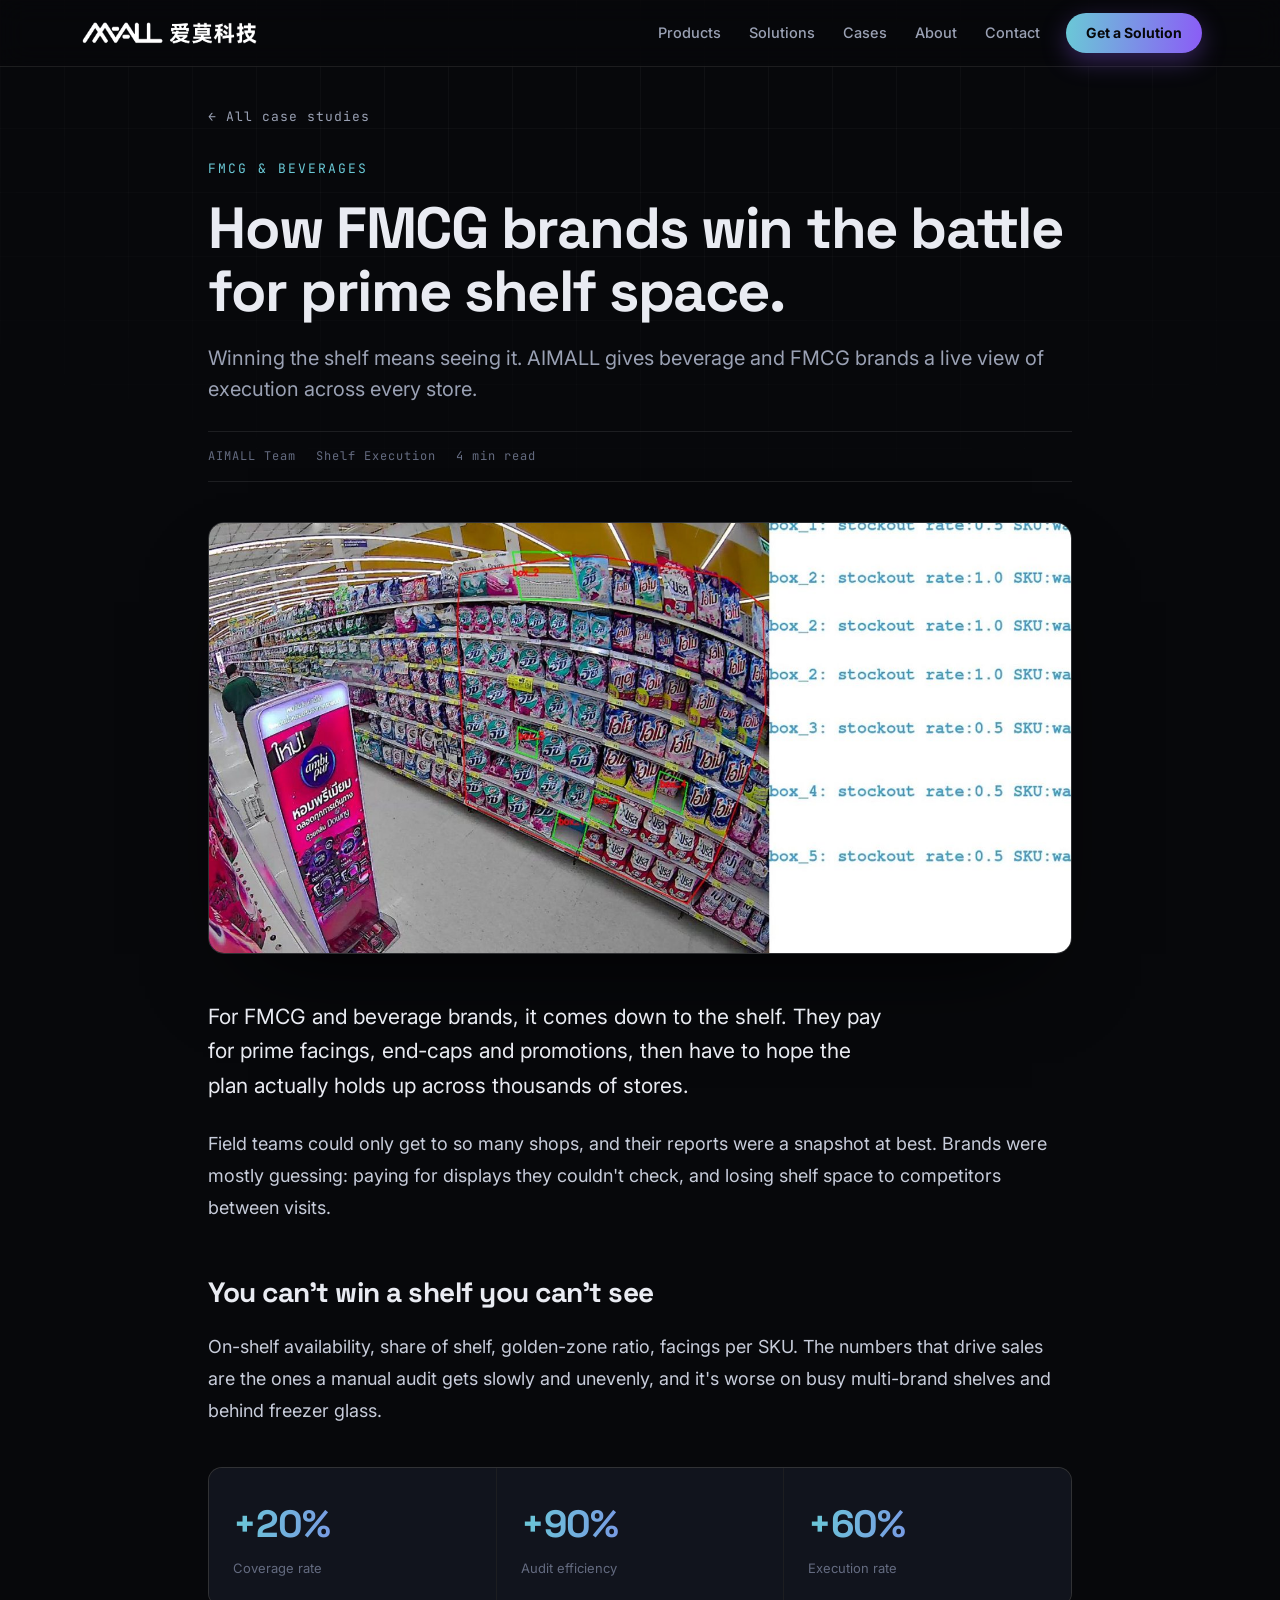
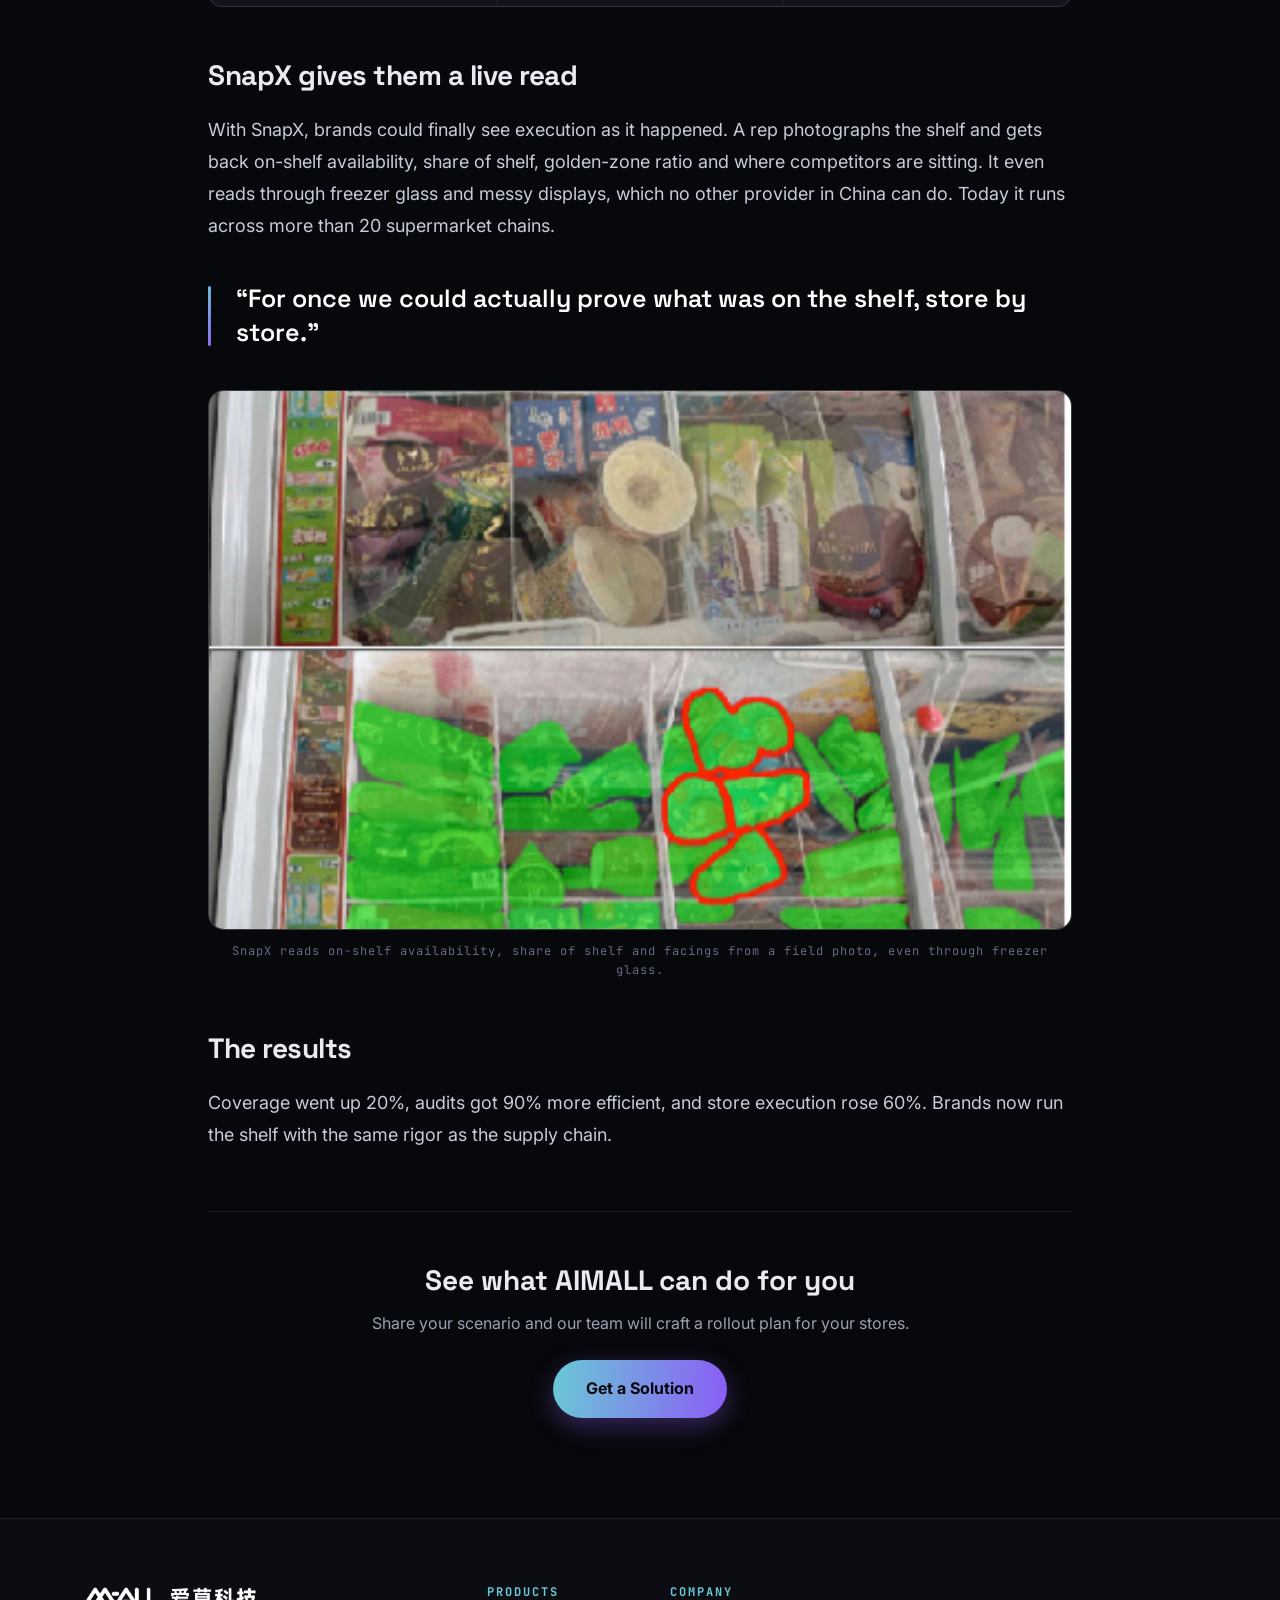
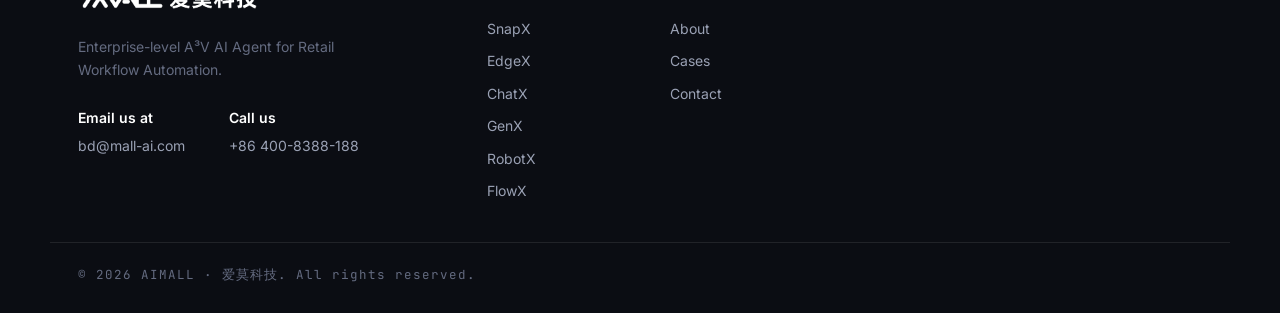
<file: cases/fmcg.html>
<!DOCTYPE html>
<html lang="en"><head>
<meta charset="UTF-8"/><meta name="viewport" content="width=device-width, initial-scale=1.0"/>
<title>FMCG & Beverages — Case Study — AIMALL</title>
<link rel="preconnect" href="https://fonts.googleapis.com"/><link rel="preconnect" href="https://fonts.gstatic.com" crossorigin/>
<link href="https://fonts.googleapis.com/css2?family=Space+Grotesk:wght@400;500;600;700&family=Inter:wght@400;500;600;700&family=JetBrains+Mono:wght@400;500;600&display=swap" rel="stylesheet"/>
<link rel="stylesheet" href="../style.css?v=39"/>
</head><body>
<div class="grid-bg" aria-hidden="true"></div>
<header class="nav" id="top"><div class="container nav__inner">
    <a class="brand" href="../index.html"><img class="brand__logo" src="../assets/logo-white.png?v=1" alt="AIMALL 爱莫科技"/></a>
    <nav class="nav__links" id="navLinks"><div class="nav__drop"><a href="#">Products</a><div class="nav__menu"><a href="../products/snapx.html">SnapX</a><a href="../products/edgex.html">EdgeX</a><a href="../products/chatx.html">ChatX</a><a href="../products/genx.html">GenX</a><a href="../products/robotx.html">RobotX</a><a href="../products/flowx.html">FlowX</a></div></div>
        <a href="../index.html#solutions">Solutions</a><a href="../index.html#cases">Cases</a><a href="../index.html#about">About</a><a href="../index.html#contact">Contact</a></nav>
    <a href="../index.html#contact" class="btn btn--primary nav__cta">Get a Solution</a>
    <button class="nav__toggle" id="navToggle" aria-label="Menu">≡</button>
</div></header>

<article class="art">
  <div class="art__narrow">
    <a href="../index.html#cases" class="art__back">← All case studies</a>
    <span class="art__eyebrow">FMCG & BEVERAGES</span>
    <h1 class="art__title">How FMCG brands win the battle for prime shelf space.</h1>
    <p class="art__deck">Winning the shelf means seeing it. AIMALL gives beverage and FMCG brands a live view of execution across every store.</p>
    <div class="art__meta"><span>AIMALL Team</span><span>Shelf Execution</span><span>4 min read</span></div>
  </div>

  <figure class="art__hero"><img src="../assets/case-fmcg.jpg" alt="FMCG & BEVERAGES"/></figure>

  <div class="art__narrow art__body">
    <p class="lead">For FMCG and beverage brands, it comes down to the shelf. They pay for prime facings, end-caps and promotions, then have to hope the plan actually holds up across thousands of stores.</p>
    <p>Field teams could only get to so many shops, and their reports were a snapshot at best. Brands were mostly guessing: paying for displays they couldn't check, and losing shelf space to competitors between visits.</p>

    <h2>You can't win a shelf you can't see</h2>
    <p>On-shelf availability, share of shelf, golden-zone ratio, facings per SKU. The numbers that drive sales are the ones a manual audit gets slowly and unevenly, and it's worse on busy multi-brand shelves and behind freezer glass.</p>

    <div class="art__metrics"><div class="art__metric"><span class="grad-t">+20%</span><small>Coverage rate</small></div><div class="art__metric"><span class="grad-t">+90%</span><small>Audit efficiency</small></div><div class="art__metric"><span class="grad-t">+60%</span><small>Execution rate</small></div></div>

    <h2>SnapX gives them a live read</h2>
    <p>With SnapX, brands could finally see execution as it happened. A rep photographs the shelf and gets back on-shelf availability, share of shelf, golden-zone ratio and where competitors are sitting. It even reads through freezer glass and messy displays, which no other provider in China can do. Today it runs across more than 20 supermarket chains.</p>

    <div class="art__quote"><p>“For once we could actually prove what was on the shelf, store by store.”</p></div>

    <figure class="art__fig">
      <div class="pp-shot"><img src="../assets/products/snapx-frozen-1.png" alt="SnapX frozen and shelf display recognition"/></div>
      <figcaption>SnapX reads on-shelf availability, share of shelf and facings from a field photo, even through freezer glass.</figcaption>
    </figure>

    <h2>The results</h2>
    <p>Coverage went up 20%, audits got 90% more efficient, and store execution rose 60%. Brands now run the shelf with the same rigor as the supply chain.</p>

    <div class="art__cta">
      <h3>See what AIMALL can do for you</h3>
      <p>Share your scenario and our team will craft a rollout plan for your stores.</p>
      <a href="../index.html#contact" class="btn btn--primary btn--lg">Get a Solution</a>
    </div>
  </div>
</article>

<footer class="footer"><div class="container footer__grid">
    <div class="footer__brand">
      <a class="brand" href="../index.html"><img class="brand__logo" src="../assets/logo-white.png?v=1" alt="AIMALL 爱莫科技"/></a>
      <p class="footer__tag">Enterprise-level A³V AI Agent for Retail Workflow Automation.</p>
      <div class="footer__contact">
        <div class="fcontact"><span class="fcontact__label">Email us at</span><a class="fcontact__val" href="mailto:bd@mall-ai.com">bd@mall-ai.com</a></div>
        <div class="fcontact"><span class="fcontact__label">Call us</span><a class="fcontact__val" href="tel:+864008388188">+86 400-8388-188</a></div>
      </div>
    </div>
    <div class="footer__col"><h5>Products</h5><a href="../products/snapx.html">SnapX</a><a href="../products/edgex.html">EdgeX</a><a href="../products/chatx.html">ChatX</a><a href="../products/genx.html">GenX</a><a href="../products/robotx.html">RobotX</a><a href="../products/flowx.html">FlowX</a></div>
    <div class="footer__col"><h5>Company</h5><a href="../index.html#about">About</a><a href="../index.html#cases">Cases</a><a href="../index.html#contact">Contact</a></div>
</div><div class="container footer__bottom mono">© 2026 AIMALL · 爱莫科技. All rights reserved.</div></footer>
<script>
document.getElementById("navToggle")?.addEventListener("click",()=>document.getElementById("navLinks").classList.toggle("open"));
document.querySelectorAll(".nav__drop").forEach(function(d){var t;d.addEventListener("mouseenter",function(){clearTimeout(t);d.classList.add("open");});d.addEventListener("mouseleave",function(){t=setTimeout(function(){d.classList.remove("open");},260);});});
</script>
</body></html>
</file>
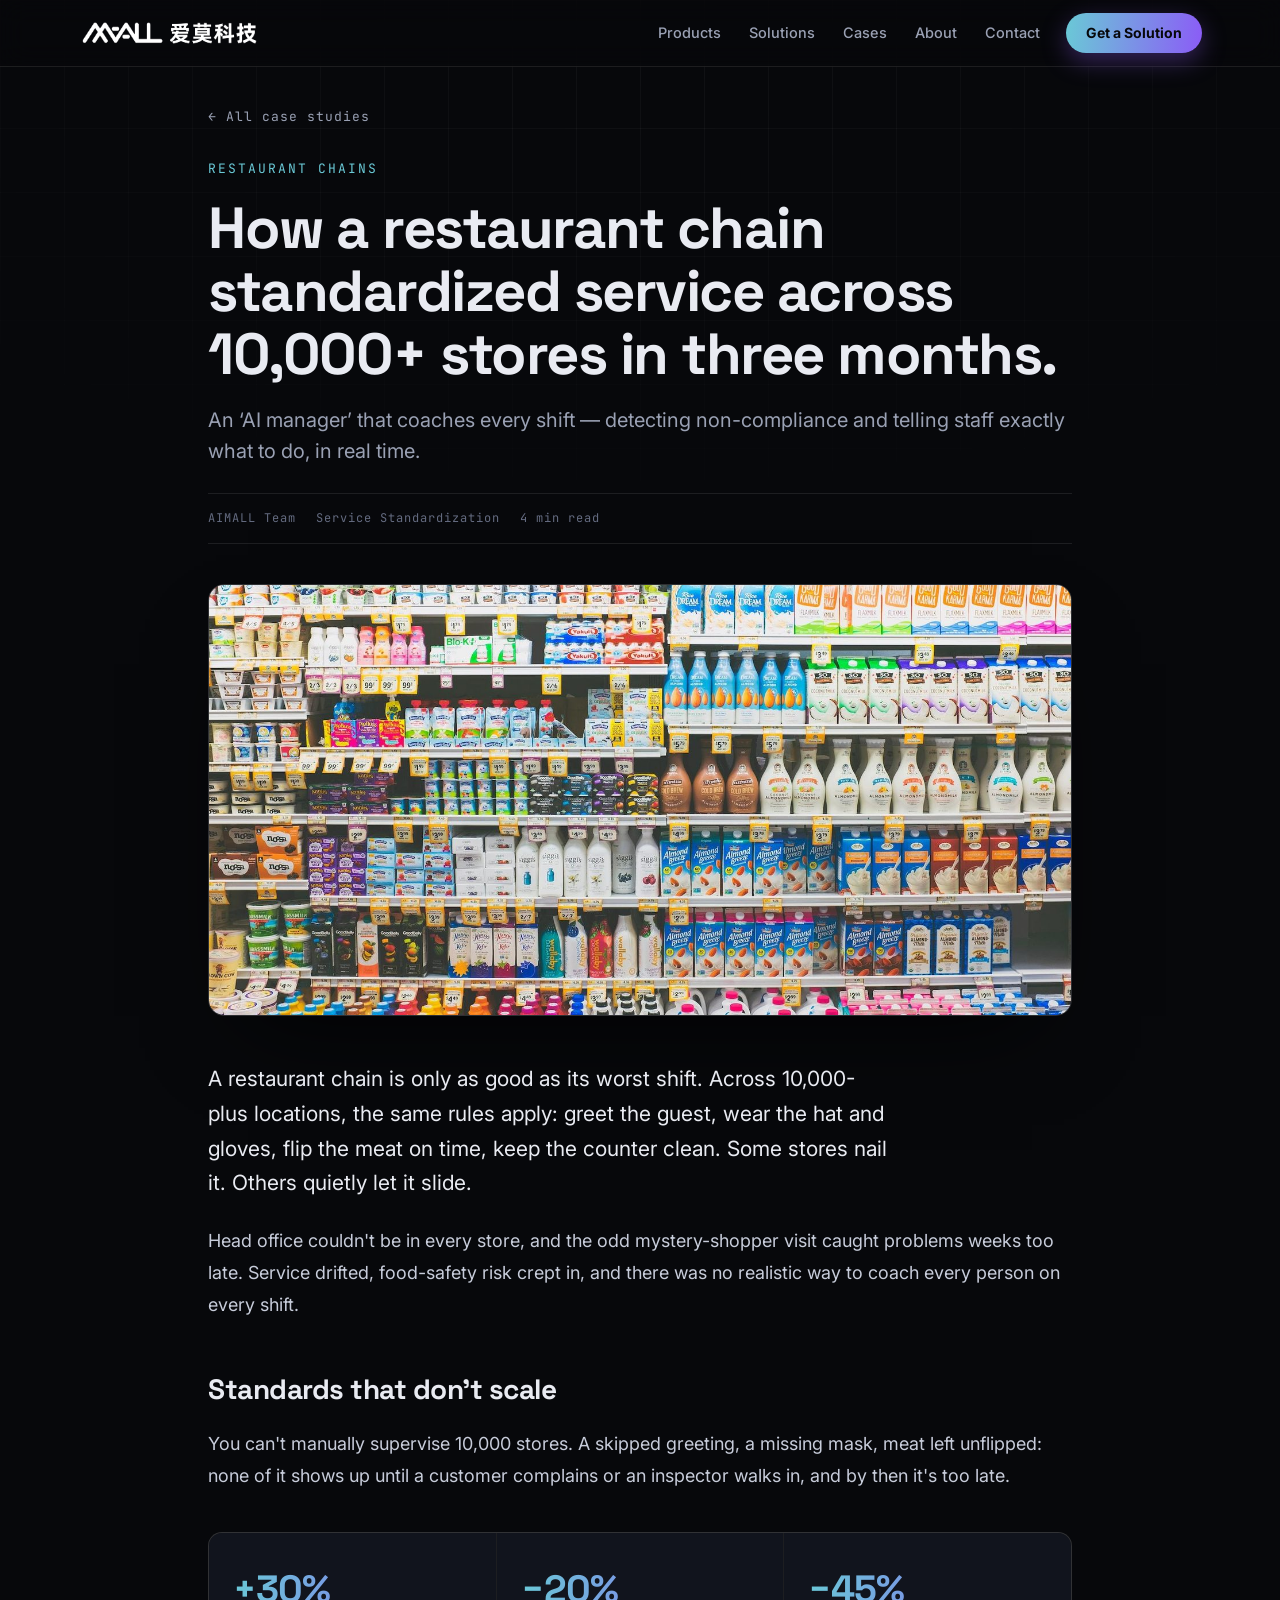
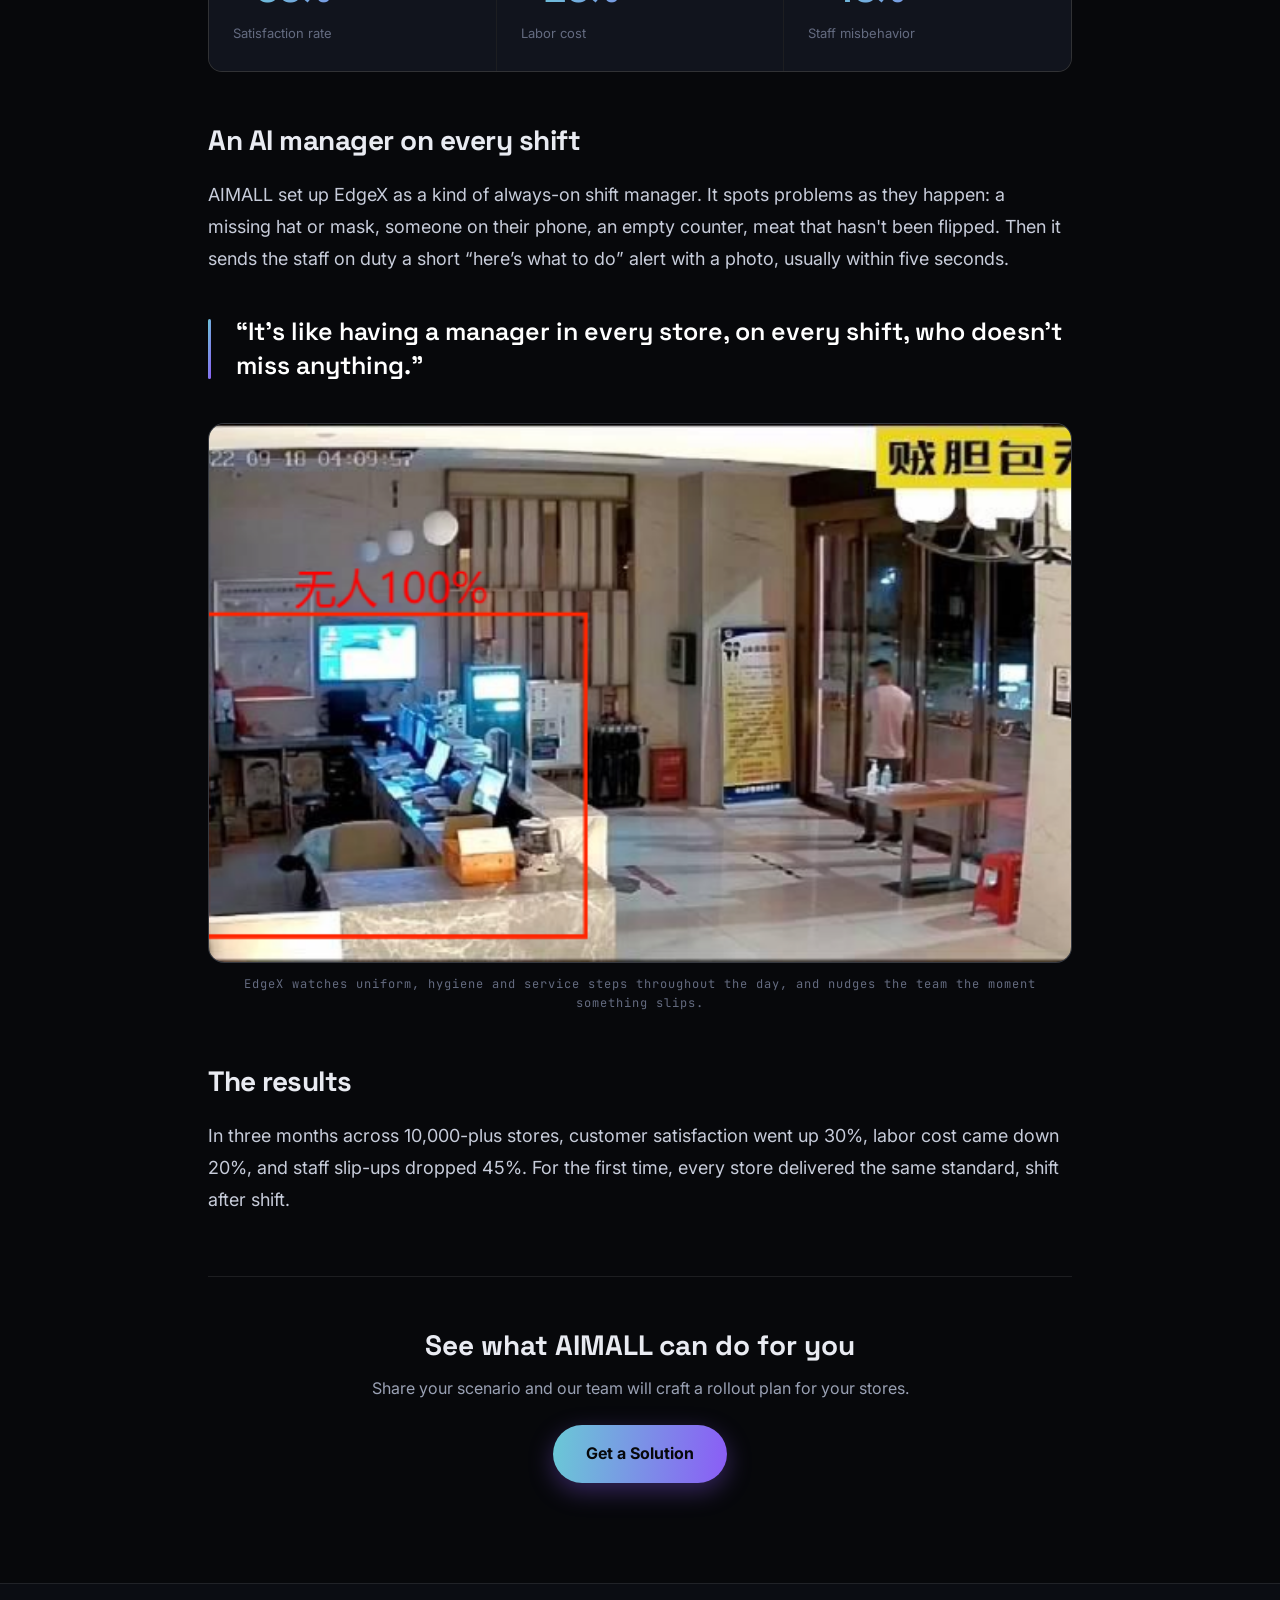
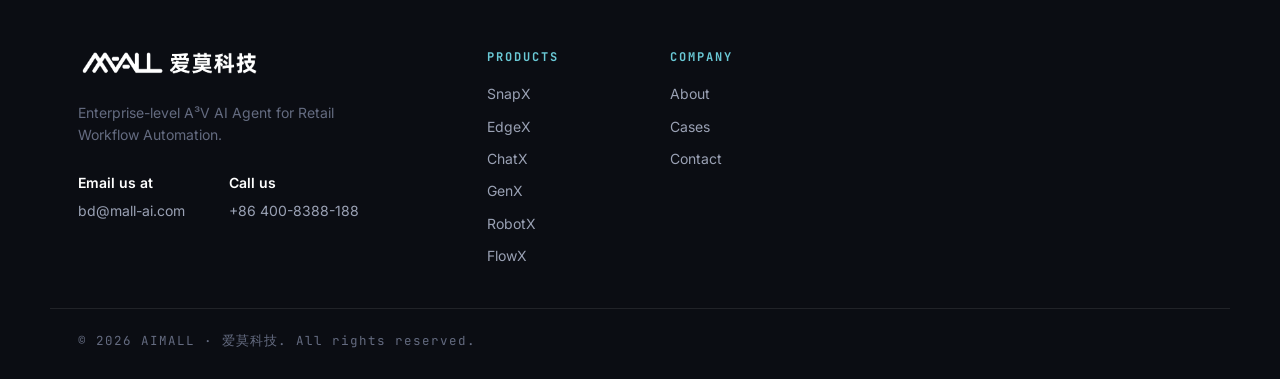
<file: cases/restaurant.html>
<!DOCTYPE html>
<html lang="en"><head>
<meta charset="UTF-8"/><meta name="viewport" content="width=device-width, initial-scale=1.0"/>
<title>Restaurant Chains — Case Study — AIMALL</title>
<link rel="preconnect" href="https://fonts.googleapis.com"/><link rel="preconnect" href="https://fonts.gstatic.com" crossorigin/>
<link href="https://fonts.googleapis.com/css2?family=Space+Grotesk:wght@400;500;600;700&family=Inter:wght@400;500;600;700&family=JetBrains+Mono:wght@400;500;600&display=swap" rel="stylesheet"/>
<link rel="stylesheet" href="../style.css?v=39"/>
</head><body>
<div class="grid-bg" aria-hidden="true"></div>
<header class="nav" id="top"><div class="container nav__inner">
    <a class="brand" href="../index.html"><img class="brand__logo" src="../assets/logo-white.png?v=1" alt="AIMALL 爱莫科技"/></a>
    <nav class="nav__links" id="navLinks"><div class="nav__drop"><a href="#">Products</a><div class="nav__menu"><a href="../products/snapx.html">SnapX</a><a href="../products/edgex.html">EdgeX</a><a href="../products/chatx.html">ChatX</a><a href="../products/genx.html">GenX</a><a href="../products/robotx.html">RobotX</a><a href="../products/flowx.html">FlowX</a></div></div>
        <a href="../index.html#solutions">Solutions</a><a href="../index.html#cases">Cases</a><a href="../index.html#about">About</a><a href="../index.html#contact">Contact</a></nav>
    <a href="../index.html#contact" class="btn btn--primary nav__cta">Get a Solution</a>
    <button class="nav__toggle" id="navToggle" aria-label="Menu">≡</button>
</div></header>

<article class="art">
  <div class="art__narrow">
    <a href="../index.html#cases" class="art__back">← All case studies</a>
    <span class="art__eyebrow">RESTAURANT CHAINS</span>
    <h1 class="art__title">How a restaurant chain standardized service across 10,000+ stores in three months.</h1>
    <p class="art__deck">An ‘AI manager’ that coaches every shift — detecting non-compliance and telling staff exactly what to do, in real time.</p>
    <div class="art__meta"><span>AIMALL Team</span><span>Service Standardization</span><span>4 min read</span></div>
  </div>

  <figure class="art__hero"><img src="../assets/case-restaurant.jpg" alt="RESTAURANT CHAINS"/></figure>

  <div class="art__narrow art__body">
    <p class="lead">A restaurant chain is only as good as its worst shift. Across 10,000-plus locations, the same rules apply: greet the guest, wear the hat and gloves, flip the meat on time, keep the counter clean. Some stores nail it. Others quietly let it slide.</p>
    <p>Head office couldn't be in every store, and the odd mystery-shopper visit caught problems weeks too late. Service drifted, food-safety risk crept in, and there was no realistic way to coach every person on every shift.</p>

    <h2>Standards that don't scale</h2>
    <p>You can't manually supervise 10,000 stores. A skipped greeting, a missing mask, meat left unflipped: none of it shows up until a customer complains or an inspector walks in, and by then it's too late.</p>

    <div class="art__metrics"><div class="art__metric"><span class="grad-t">+30%</span><small>Satisfaction rate</small></div><div class="art__metric"><span class="grad-t">−20%</span><small>Labor cost</small></div><div class="art__metric"><span class="grad-t">−45%</span><small>Staff misbehavior</small></div></div>

    <h2>An AI manager on every shift</h2>
    <p>AIMALL set up EdgeX as a kind of always-on shift manager. It spots problems as they happen: a missing hat or mask, someone on their phone, an empty counter, meat that hasn't been flipped. Then it sends the staff on duty a short “here’s what to do” alert with a photo, usually within five seconds.</p>

    <div class="art__quote"><p>“It's like having a manager in every store, on every shift, who doesn't miss anything.”</p></div>

    <figure class="art__fig">
      <div class="pp-shot"><img src="../assets/products/edgex-staff.png" alt="EdgeX staff SOP compliance detection"/></div>
      <figcaption>EdgeX watches uniform, hygiene and service steps throughout the day, and nudges the team the moment something slips.</figcaption>
    </figure>

    <h2>The results</h2>
    <p>In three months across 10,000-plus stores, customer satisfaction went up 30%, labor cost came down 20%, and staff slip-ups dropped 45%. For the first time, every store delivered the same standard, shift after shift.</p>

    <div class="art__cta">
      <h3>See what AIMALL can do for you</h3>
      <p>Share your scenario and our team will craft a rollout plan for your stores.</p>
      <a href="../index.html#contact" class="btn btn--primary btn--lg">Get a Solution</a>
    </div>
  </div>
</article>

<footer class="footer"><div class="container footer__grid">
    <div class="footer__brand">
      <a class="brand" href="../index.html"><img class="brand__logo" src="../assets/logo-white.png?v=1" alt="AIMALL 爱莫科技"/></a>
      <p class="footer__tag">Enterprise-level A³V AI Agent for Retail Workflow Automation.</p>
      <div class="footer__contact">
        <div class="fcontact"><span class="fcontact__label">Email us at</span><a class="fcontact__val" href="mailto:bd@mall-ai.com">bd@mall-ai.com</a></div>
        <div class="fcontact"><span class="fcontact__label">Call us</span><a class="fcontact__val" href="tel:+864008388188">+86 400-8388-188</a></div>
      </div>
    </div>
    <div class="footer__col"><h5>Products</h5><a href="../products/snapx.html">SnapX</a><a href="../products/edgex.html">EdgeX</a><a href="../products/chatx.html">ChatX</a><a href="../products/genx.html">GenX</a><a href="../products/robotx.html">RobotX</a><a href="../products/flowx.html">FlowX</a></div>
    <div class="footer__col"><h5>Company</h5><a href="../index.html#about">About</a><a href="../index.html#cases">Cases</a><a href="../index.html#contact">Contact</a></div>
</div><div class="container footer__bottom mono">© 2026 AIMALL · 爱莫科技. All rights reserved.</div></footer>
<script>
document.getElementById("navToggle")?.addEventListener("click",()=>document.getElementById("navLinks").classList.toggle("open"));
document.querySelectorAll(".nav__drop").forEach(function(d){var t;d.addEventListener("mouseenter",function(){clearTimeout(t);d.classList.add("open");});d.addEventListener("mouseleave",function(){t=setTimeout(function(){d.classList.remove("open");},260);});});
</script>
</body></html>
</file>
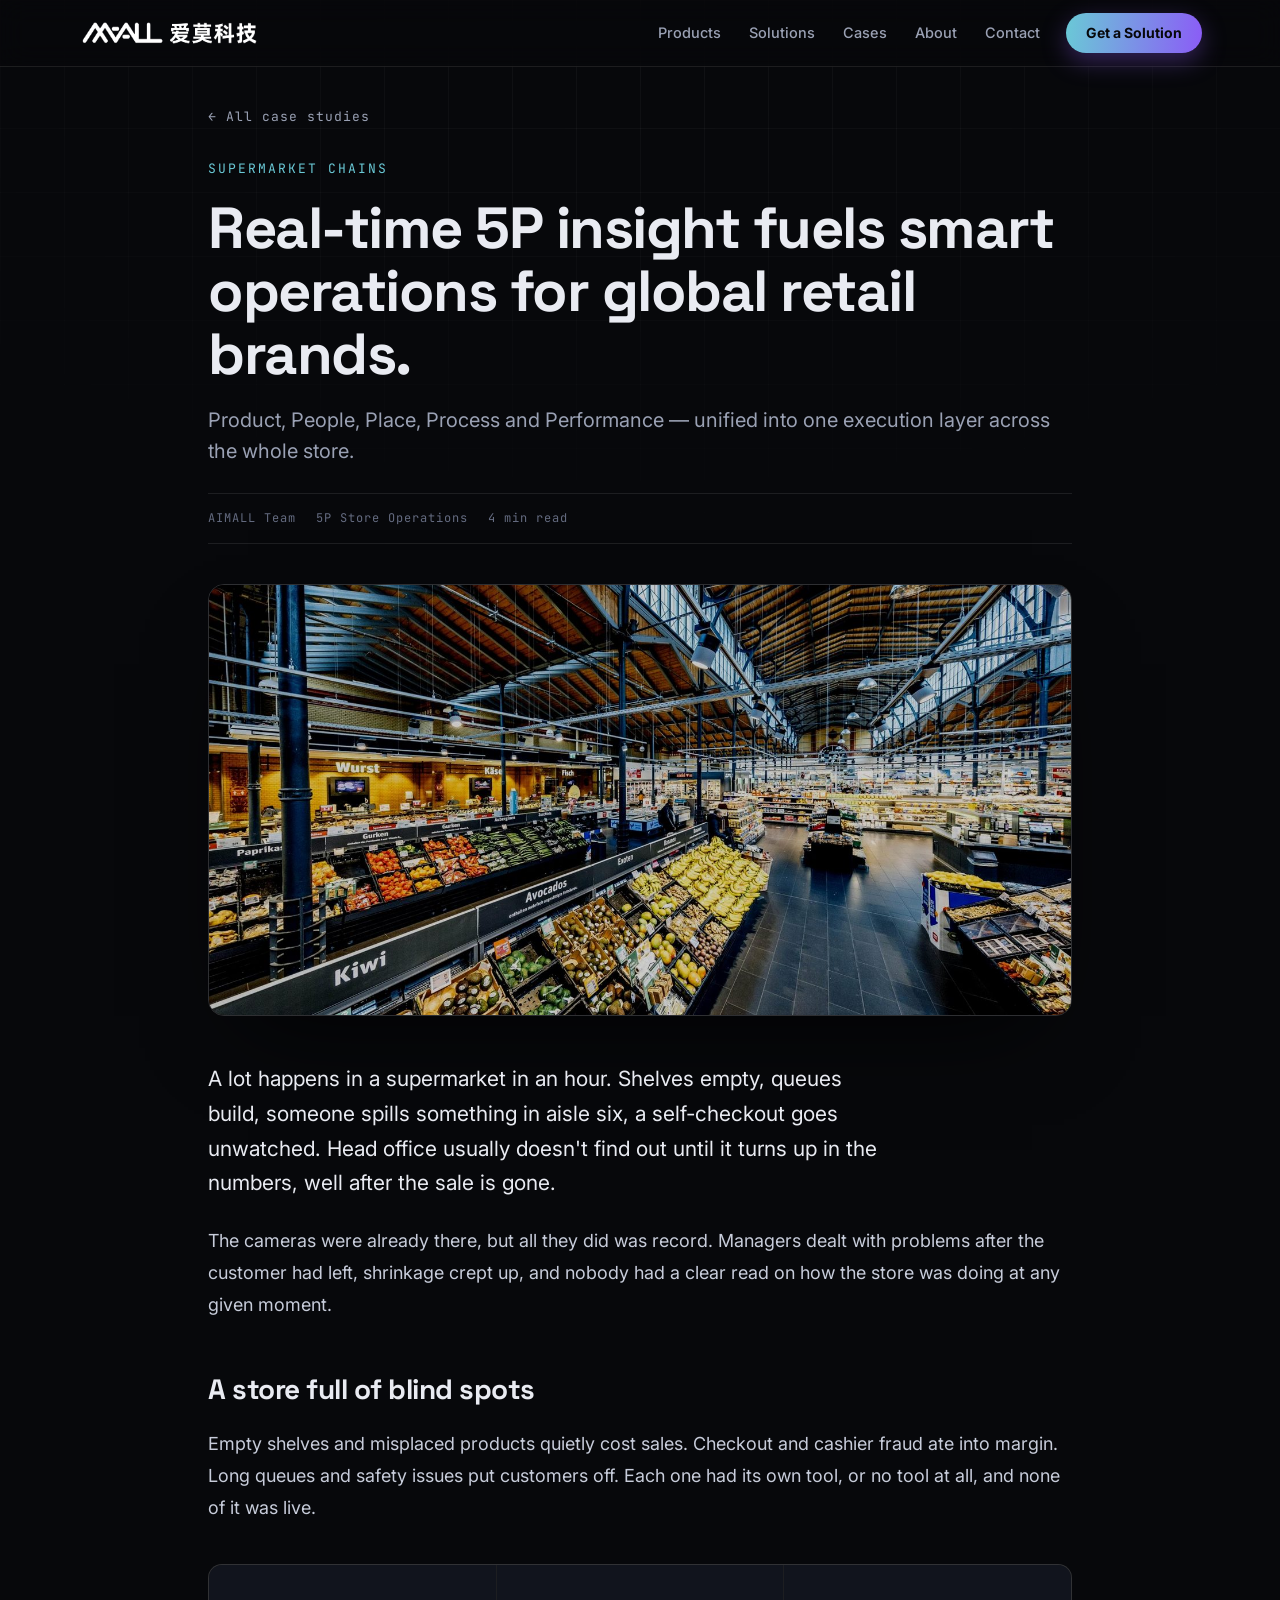
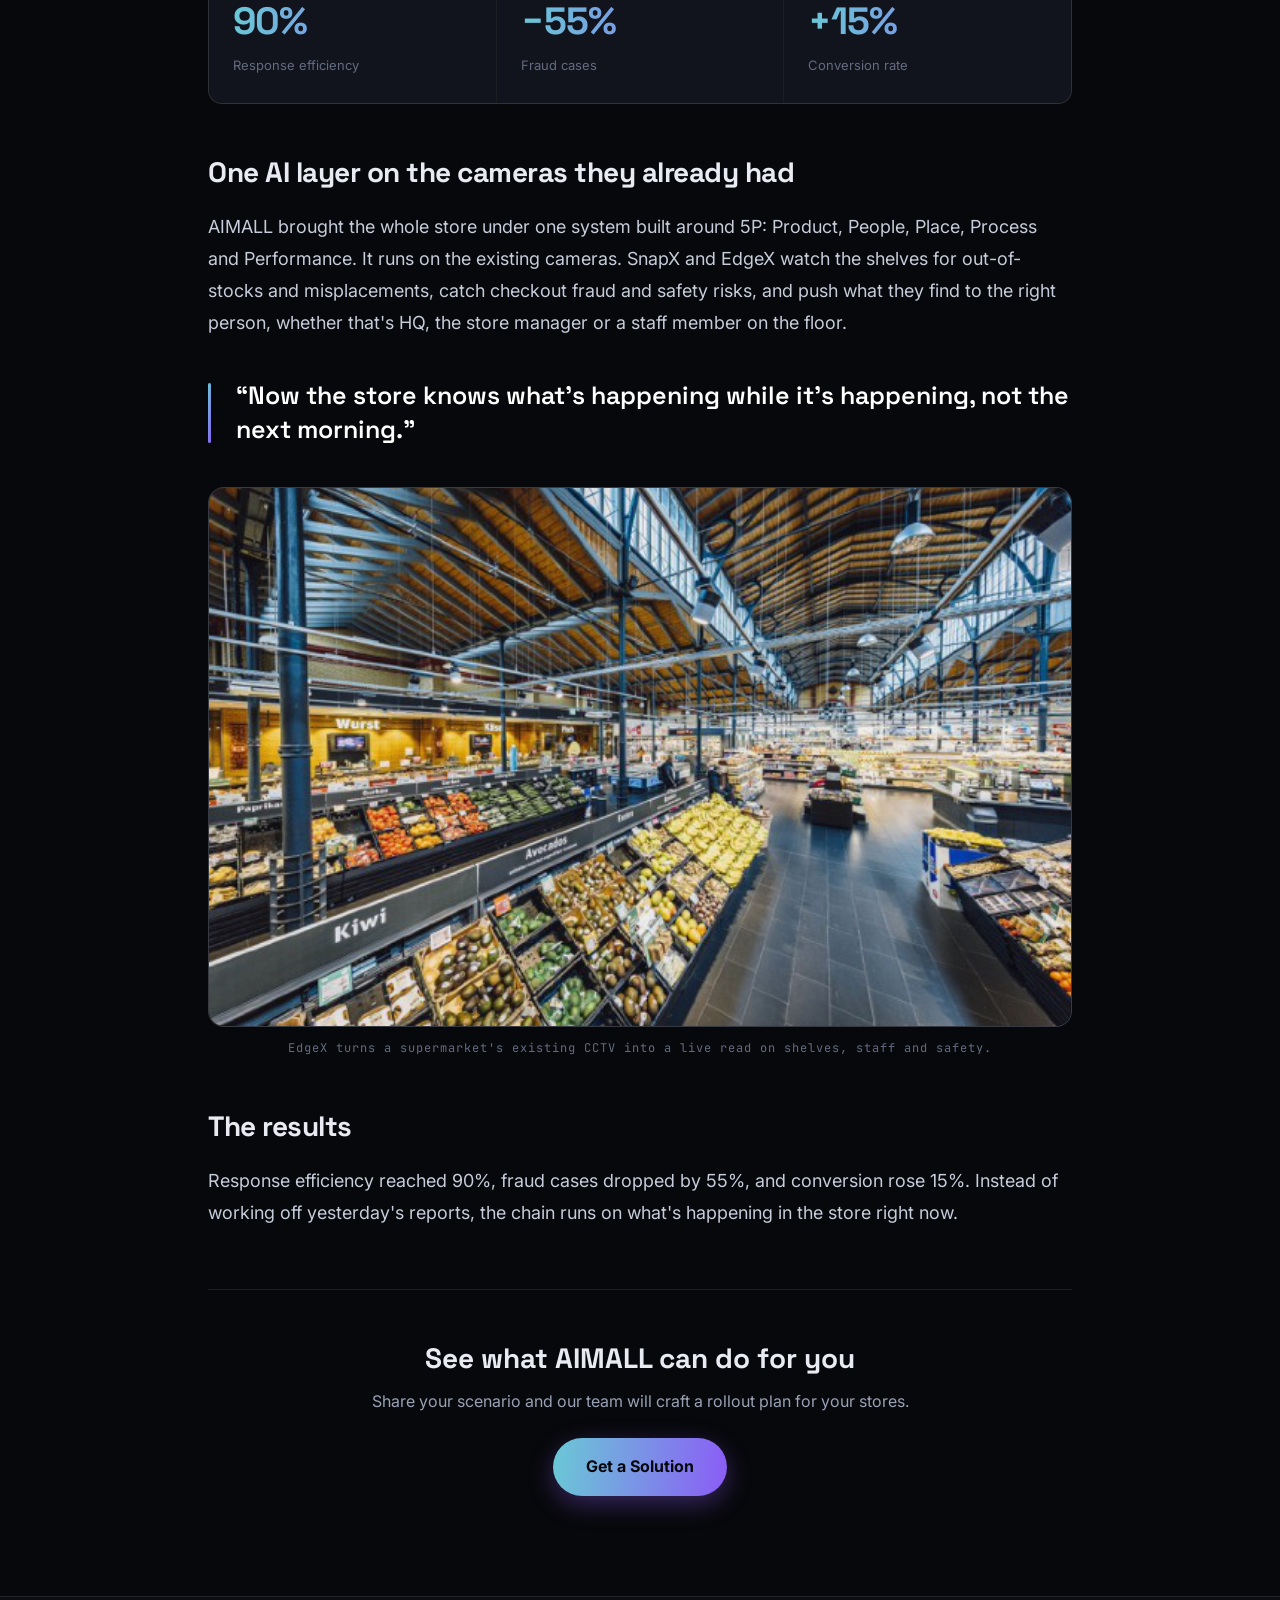
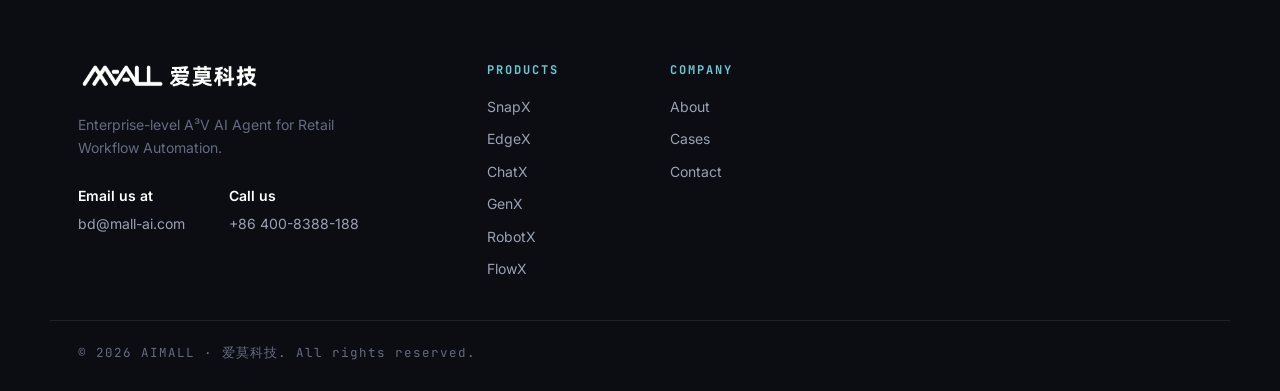
<file: cases/supermarket.html>
<!DOCTYPE html>
<html lang="en"><head>
<meta charset="UTF-8"/><meta name="viewport" content="width=device-width, initial-scale=1.0"/>
<title>Supermarket Chains — Case Study — AIMALL</title>
<link rel="preconnect" href="https://fonts.googleapis.com"/><link rel="preconnect" href="https://fonts.gstatic.com" crossorigin/>
<link href="https://fonts.googleapis.com/css2?family=Space+Grotesk:wght@400;500;600;700&family=Inter:wght@400;500;600;700&family=JetBrains+Mono:wght@400;500;600&display=swap" rel="stylesheet"/>
<link rel="stylesheet" href="../style.css?v=39"/>
</head><body>
<div class="grid-bg" aria-hidden="true"></div>
<header class="nav" id="top"><div class="container nav__inner">
    <a class="brand" href="../index.html"><img class="brand__logo" src="../assets/logo-white.png?v=1" alt="AIMALL 爱莫科技"/></a>
    <nav class="nav__links" id="navLinks"><div class="nav__drop"><a href="#">Products</a><div class="nav__menu"><a href="../products/snapx.html">SnapX</a><a href="../products/edgex.html">EdgeX</a><a href="../products/chatx.html">ChatX</a><a href="../products/genx.html">GenX</a><a href="../products/robotx.html">RobotX</a><a href="../products/flowx.html">FlowX</a></div></div>
        <a href="../index.html#solutions">Solutions</a><a href="../index.html#cases">Cases</a><a href="../index.html#about">About</a><a href="../index.html#contact">Contact</a></nav>
    <a href="../index.html#contact" class="btn btn--primary nav__cta">Get a Solution</a>
    <button class="nav__toggle" id="navToggle" aria-label="Menu">≡</button>
</div></header>

<article class="art">
  <div class="art__narrow">
    <a href="../index.html#cases" class="art__back">← All case studies</a>
    <span class="art__eyebrow">SUPERMARKET CHAINS</span>
    <h1 class="art__title">Real-time 5P insight fuels smart operations for global retail brands.</h1>
    <p class="art__deck">Product, People, Place, Process and Performance — unified into one execution layer across the whole store.</p>
    <div class="art__meta"><span>AIMALL Team</span><span>5P Store Operations</span><span>4 min read</span></div>
  </div>

  <figure class="art__hero"><img src="../assets/case-supermarket.jpg" alt="SUPERMARKET CHAINS"/></figure>

  <div class="art__narrow art__body">
    <p class="lead">A lot happens in a supermarket in an hour. Shelves empty, queues build, someone spills something in aisle six, a self-checkout goes unwatched. Head office usually doesn't find out until it turns up in the numbers, well after the sale is gone.</p>
    <p>The cameras were already there, but all they did was record. Managers dealt with problems after the customer had left, shrinkage crept up, and nobody had a clear read on how the store was doing at any given moment.</p>

    <h2>A store full of blind spots</h2>
    <p>Empty shelves and misplaced products quietly cost sales. Checkout and cashier fraud ate into margin. Long queues and safety issues put customers off. Each one had its own tool, or no tool at all, and none of it was live.</p>

    <div class="art__metrics"><div class="art__metric"><span class="grad-t">90%</span><small>Response efficiency</small></div><div class="art__metric"><span class="grad-t">−55%</span><small>Fraud cases</small></div><div class="art__metric"><span class="grad-t">+15%</span><small>Conversion rate</small></div></div>

    <h2>One AI layer on the cameras they already had</h2>
    <p>AIMALL brought the whole store under one system built around 5P: Product, People, Place, Process and Performance. It runs on the existing cameras. SnapX and EdgeX watch the shelves for out-of-stocks and misplacements, catch checkout fraud and safety risks, and push what they find to the right person, whether that's HQ, the store manager or a staff member on the floor.</p>

    <div class="art__quote"><p>“Now the store knows what's happening while it's happening, not the next morning.”</p></div>

    <figure class="art__fig">
      <div class="pp-shot"><img src="../assets/products/edgex-store.png" alt="EdgeX running on supermarket CCTV"/></div>
      <figcaption>EdgeX turns a supermarket's existing CCTV into a live read on shelves, staff and safety.</figcaption>
    </figure>

    <h2>The results</h2>
    <p>Response efficiency reached 90%, fraud cases dropped by 55%, and conversion rose 15%. Instead of working off yesterday's reports, the chain runs on what's happening in the store right now.</p>

    <div class="art__cta">
      <h3>See what AIMALL can do for you</h3>
      <p>Share your scenario and our team will craft a rollout plan for your stores.</p>
      <a href="../index.html#contact" class="btn btn--primary btn--lg">Get a Solution</a>
    </div>
  </div>
</article>

<footer class="footer"><div class="container footer__grid">
    <div class="footer__brand">
      <a class="brand" href="../index.html"><img class="brand__logo" src="../assets/logo-white.png?v=1" alt="AIMALL 爱莫科技"/></a>
      <p class="footer__tag">Enterprise-level A³V AI Agent for Retail Workflow Automation.</p>
      <div class="footer__contact">
        <div class="fcontact"><span class="fcontact__label">Email us at</span><a class="fcontact__val" href="mailto:bd@mall-ai.com">bd@mall-ai.com</a></div>
        <div class="fcontact"><span class="fcontact__label">Call us</span><a class="fcontact__val" href="tel:+864008388188">+86 400-8388-188</a></div>
      </div>
    </div>
    <div class="footer__col"><h5>Products</h5><a href="../products/snapx.html">SnapX</a><a href="../products/edgex.html">EdgeX</a><a href="../products/chatx.html">ChatX</a><a href="../products/genx.html">GenX</a><a href="../products/robotx.html">RobotX</a><a href="../products/flowx.html">FlowX</a></div>
    <div class="footer__col"><h5>Company</h5><a href="../index.html#about">About</a><a href="../index.html#cases">Cases</a><a href="../index.html#contact">Contact</a></div>
</div><div class="container footer__bottom mono">© 2026 AIMALL · 爱莫科技. All rights reserved.</div></footer>
<script>
document.getElementById("navToggle")?.addEventListener("click",()=>document.getElementById("navLinks").classList.toggle("open"));
document.querySelectorAll(".nav__drop").forEach(function(d){var t;d.addEventListener("mouseenter",function(){clearTimeout(t);d.classList.add("open");});d.addEventListener("mouseleave",function(){t=setTimeout(function(){d.classList.remove("open");},260);});});
</script>
</body></html>
</file>
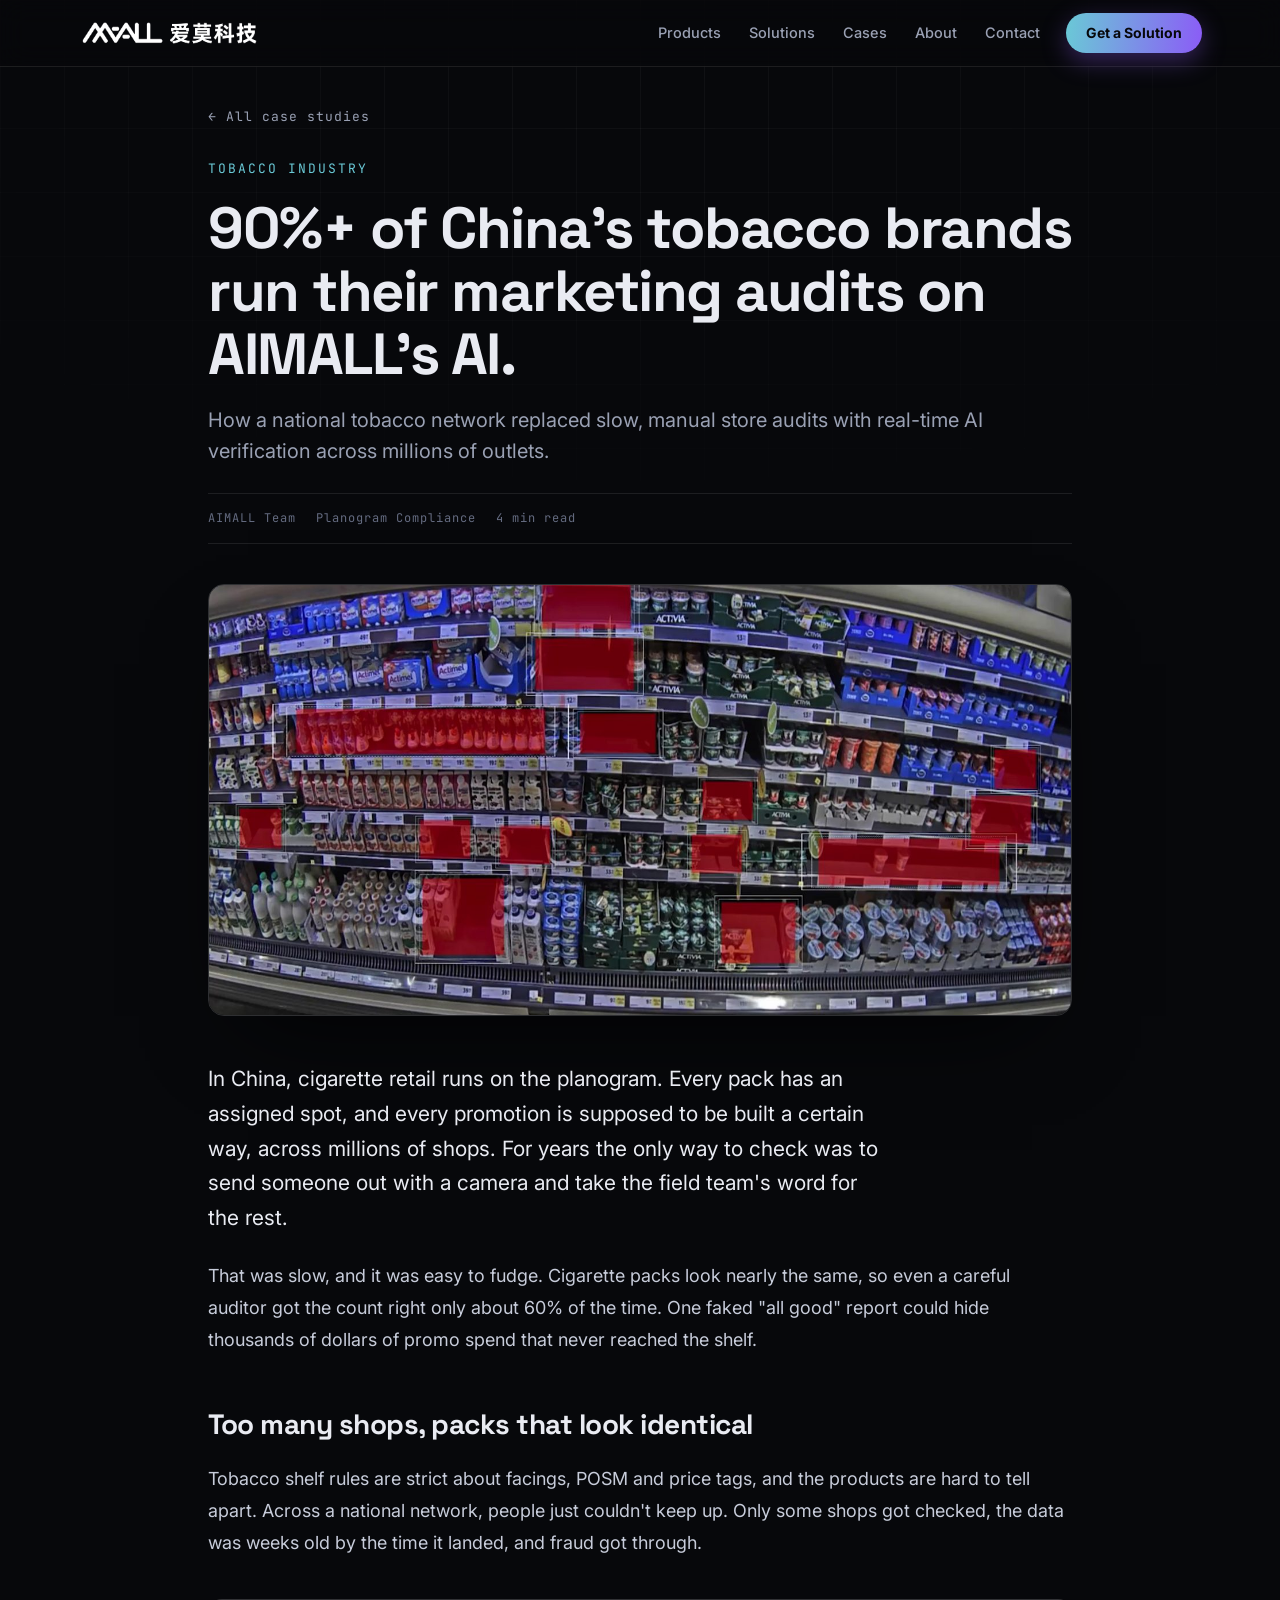
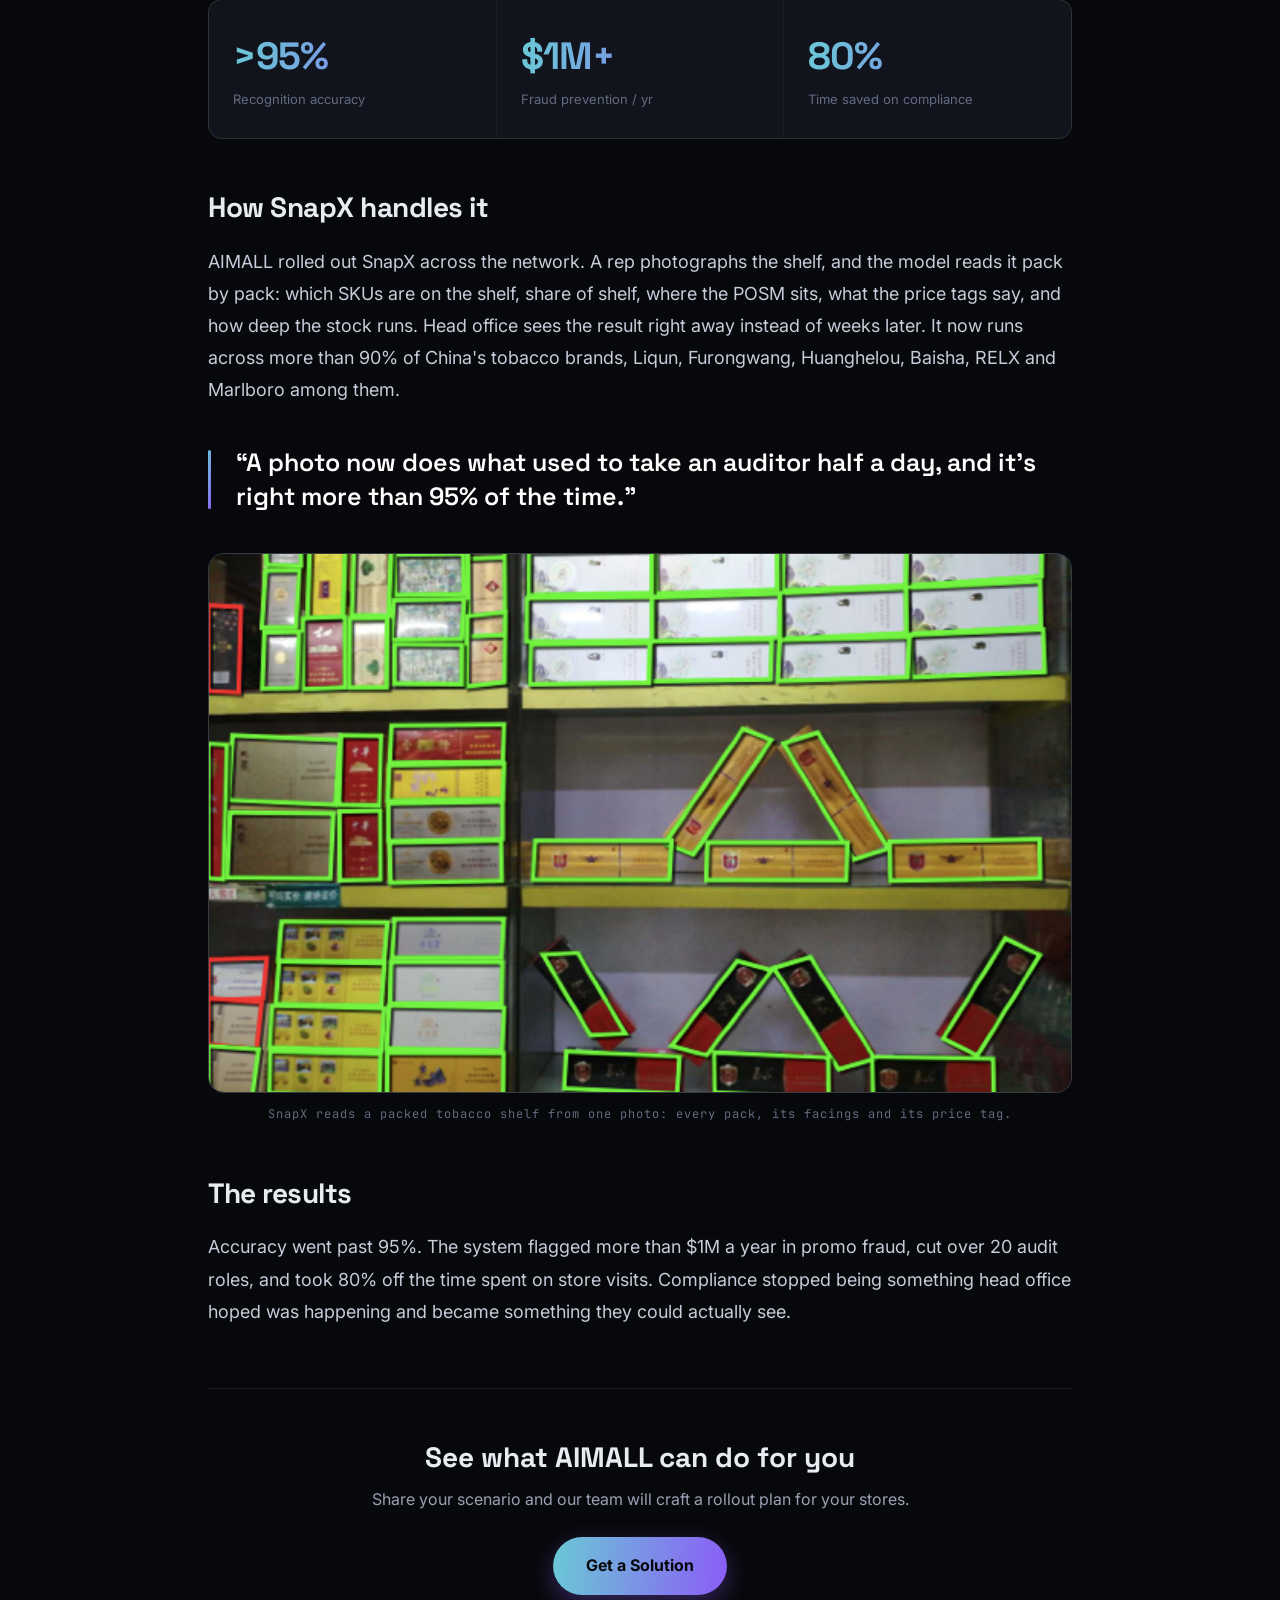
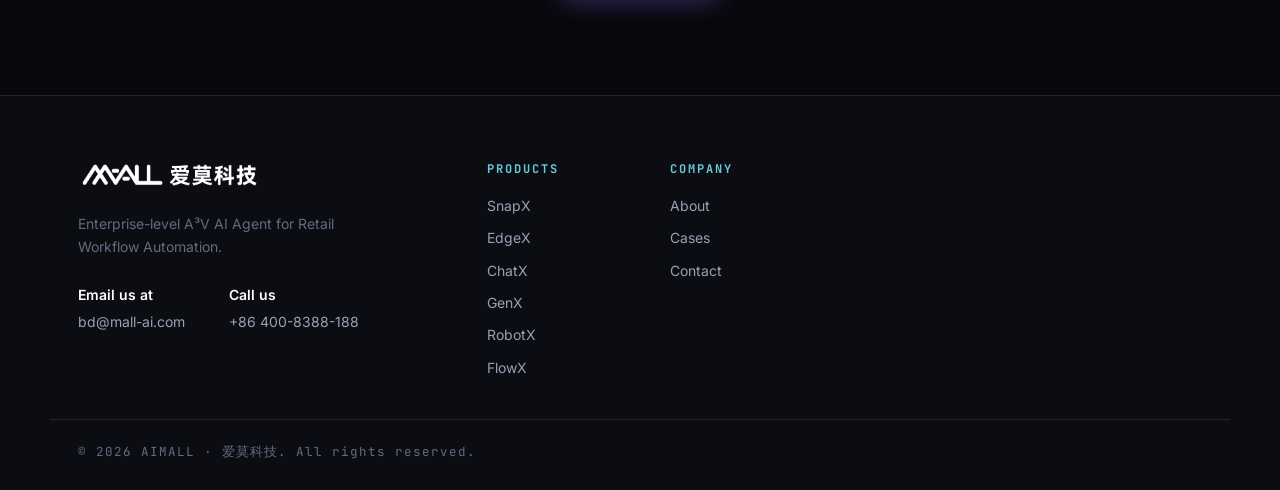
<file: cases/tobacco.html>
<!DOCTYPE html>
<html lang="en"><head>
<meta charset="UTF-8"/><meta name="viewport" content="width=device-width, initial-scale=1.0"/>
<title>Tobacco Industry — Case Study — AIMALL</title>
<link rel="preconnect" href="https://fonts.googleapis.com"/><link rel="preconnect" href="https://fonts.gstatic.com" crossorigin/>
<link href="https://fonts.googleapis.com/css2?family=Space+Grotesk:wght@400;500;600;700&family=Inter:wght@400;500;600;700&family=JetBrains+Mono:wght@400;500;600&display=swap" rel="stylesheet"/>
<link rel="stylesheet" href="../style.css?v=39"/>
</head><body>
<div class="grid-bg" aria-hidden="true"></div>
<header class="nav" id="top"><div class="container nav__inner">
    <a class="brand" href="../index.html"><img class="brand__logo" src="../assets/logo-white.png?v=1" alt="AIMALL 爱莫科技"/></a>
    <nav class="nav__links" id="navLinks"><div class="nav__drop"><a href="#">Products</a><div class="nav__menu"><a href="../products/snapx.html">SnapX</a><a href="../products/edgex.html">EdgeX</a><a href="../products/chatx.html">ChatX</a><a href="../products/genx.html">GenX</a><a href="../products/robotx.html">RobotX</a><a href="../products/flowx.html">FlowX</a></div></div>
        <a href="../index.html#solutions">Solutions</a><a href="../index.html#cases">Cases</a><a href="../index.html#about">About</a><a href="../index.html#contact">Contact</a></nav>
    <a href="../index.html#contact" class="btn btn--primary nav__cta">Get a Solution</a>
    <button class="nav__toggle" id="navToggle" aria-label="Menu">≡</button>
</div></header>

<article class="art">
  <div class="art__narrow">
    <a href="../index.html#cases" class="art__back">← All case studies</a>
    <span class="art__eyebrow">TOBACCO INDUSTRY</span>
    <h1 class="art__title">90%+ of China's tobacco brands run their marketing audits on AIMALL's AI.</h1>
    <p class="art__deck">How a national tobacco network replaced slow, manual store audits with real-time AI verification across millions of outlets.</p>
    <div class="art__meta"><span>AIMALL Team</span><span>Planogram Compliance</span><span>4 min read</span></div>
  </div>

  <figure class="art__hero"><img src="../assets/case-tobacco.jpg" alt="TOBACCO INDUSTRY"/></figure>

  <div class="art__narrow art__body">
    <p class="lead">In China, cigarette retail runs on the planogram. Every pack has an assigned spot, and every promotion is supposed to be built a certain way, across millions of shops. For years the only way to check was to send someone out with a camera and take the field team's word for the rest.</p>
    <p>That was slow, and it was easy to fudge. Cigarette packs look nearly the same, so even a careful auditor got the count right only about 60% of the time. One faked "all good" report could hide thousands of dollars of promo spend that never reached the shelf.</p>

    <h2>Too many shops, packs that look identical</h2>
    <p>Tobacco shelf rules are strict about facings, POSM and price tags, and the products are hard to tell apart. Across a national network, people just couldn't keep up. Only some shops got checked, the data was weeks old by the time it landed, and fraud got through.</p>

    <div class="art__metrics"><div class="art__metric"><span class="grad-t">>95%</span><small>Recognition accuracy</small></div><div class="art__metric"><span class="grad-t">$1M+</span><small>Fraud prevention / yr</small></div><div class="art__metric"><span class="grad-t">80%</span><small>Time saved on compliance</small></div></div>

    <h2>How SnapX handles it</h2>
    <p>AIMALL rolled out SnapX across the network. A rep photographs the shelf, and the model reads it pack by pack: which SKUs are on the shelf, share of shelf, where the POSM sits, what the price tags say, and how deep the stock runs. Head office sees the result right away instead of weeks later. It now runs across more than 90% of China's tobacco brands, Liqun, Furongwang, Huanghelou, Baisha, RELX and Marlboro among them.</p>

    <div class="art__quote"><p>“A photo now does what used to take an auditor half a day, and it's right more than 95% of the time.”</p></div>

    <figure class="art__fig">
      <div class="pp-shot"><img src="../assets/products/snapx-shelf-1.png" alt="SnapX SKU-level tobacco shelf detection"/></div>
      <figcaption>SnapX reads a packed tobacco shelf from one photo: every pack, its facings and its price tag.</figcaption>
    </figure>

    <h2>The results</h2>
    <p>Accuracy went past 95%. The system flagged more than $1M a year in promo fraud, cut over 20 audit roles, and took 80% off the time spent on store visits. Compliance stopped being something head office hoped was happening and became something they could actually see.</p>

    <div class="art__cta">
      <h3>See what AIMALL can do for you</h3>
      <p>Share your scenario and our team will craft a rollout plan for your stores.</p>
      <a href="../index.html#contact" class="btn btn--primary btn--lg">Get a Solution</a>
    </div>
  </div>
</article>

<footer class="footer"><div class="container footer__grid">
    <div class="footer__brand">
      <a class="brand" href="../index.html"><img class="brand__logo" src="../assets/logo-white.png?v=1" alt="AIMALL 爱莫科技"/></a>
      <p class="footer__tag">Enterprise-level A³V AI Agent for Retail Workflow Automation.</p>
      <div class="footer__contact">
        <div class="fcontact"><span class="fcontact__label">Email us at</span><a class="fcontact__val" href="mailto:bd@mall-ai.com">bd@mall-ai.com</a></div>
        <div class="fcontact"><span class="fcontact__label">Call us</span><a class="fcontact__val" href="tel:+864008388188">+86 400-8388-188</a></div>
      </div>
    </div>
    <div class="footer__col"><h5>Products</h5><a href="../products/snapx.html">SnapX</a><a href="../products/edgex.html">EdgeX</a><a href="../products/chatx.html">ChatX</a><a href="../products/genx.html">GenX</a><a href="../products/robotx.html">RobotX</a><a href="../products/flowx.html">FlowX</a></div>
    <div class="footer__col"><h5>Company</h5><a href="../index.html#about">About</a><a href="../index.html#cases">Cases</a><a href="../index.html#contact">Contact</a></div>
</div><div class="container footer__bottom mono">© 2026 AIMALL · 爱莫科技. All rights reserved.</div></footer>
<script>
document.getElementById("navToggle")?.addEventListener("click",()=>document.getElementById("navLinks").classList.toggle("open"));
document.querySelectorAll(".nav__drop").forEach(function(d){var t;d.addEventListener("mouseenter",function(){clearTimeout(t);d.classList.add("open");});d.addEventListener("mouseleave",function(){t=setTimeout(function(){d.classList.remove("open");},260);});});
</script>
</body></html>
</file>
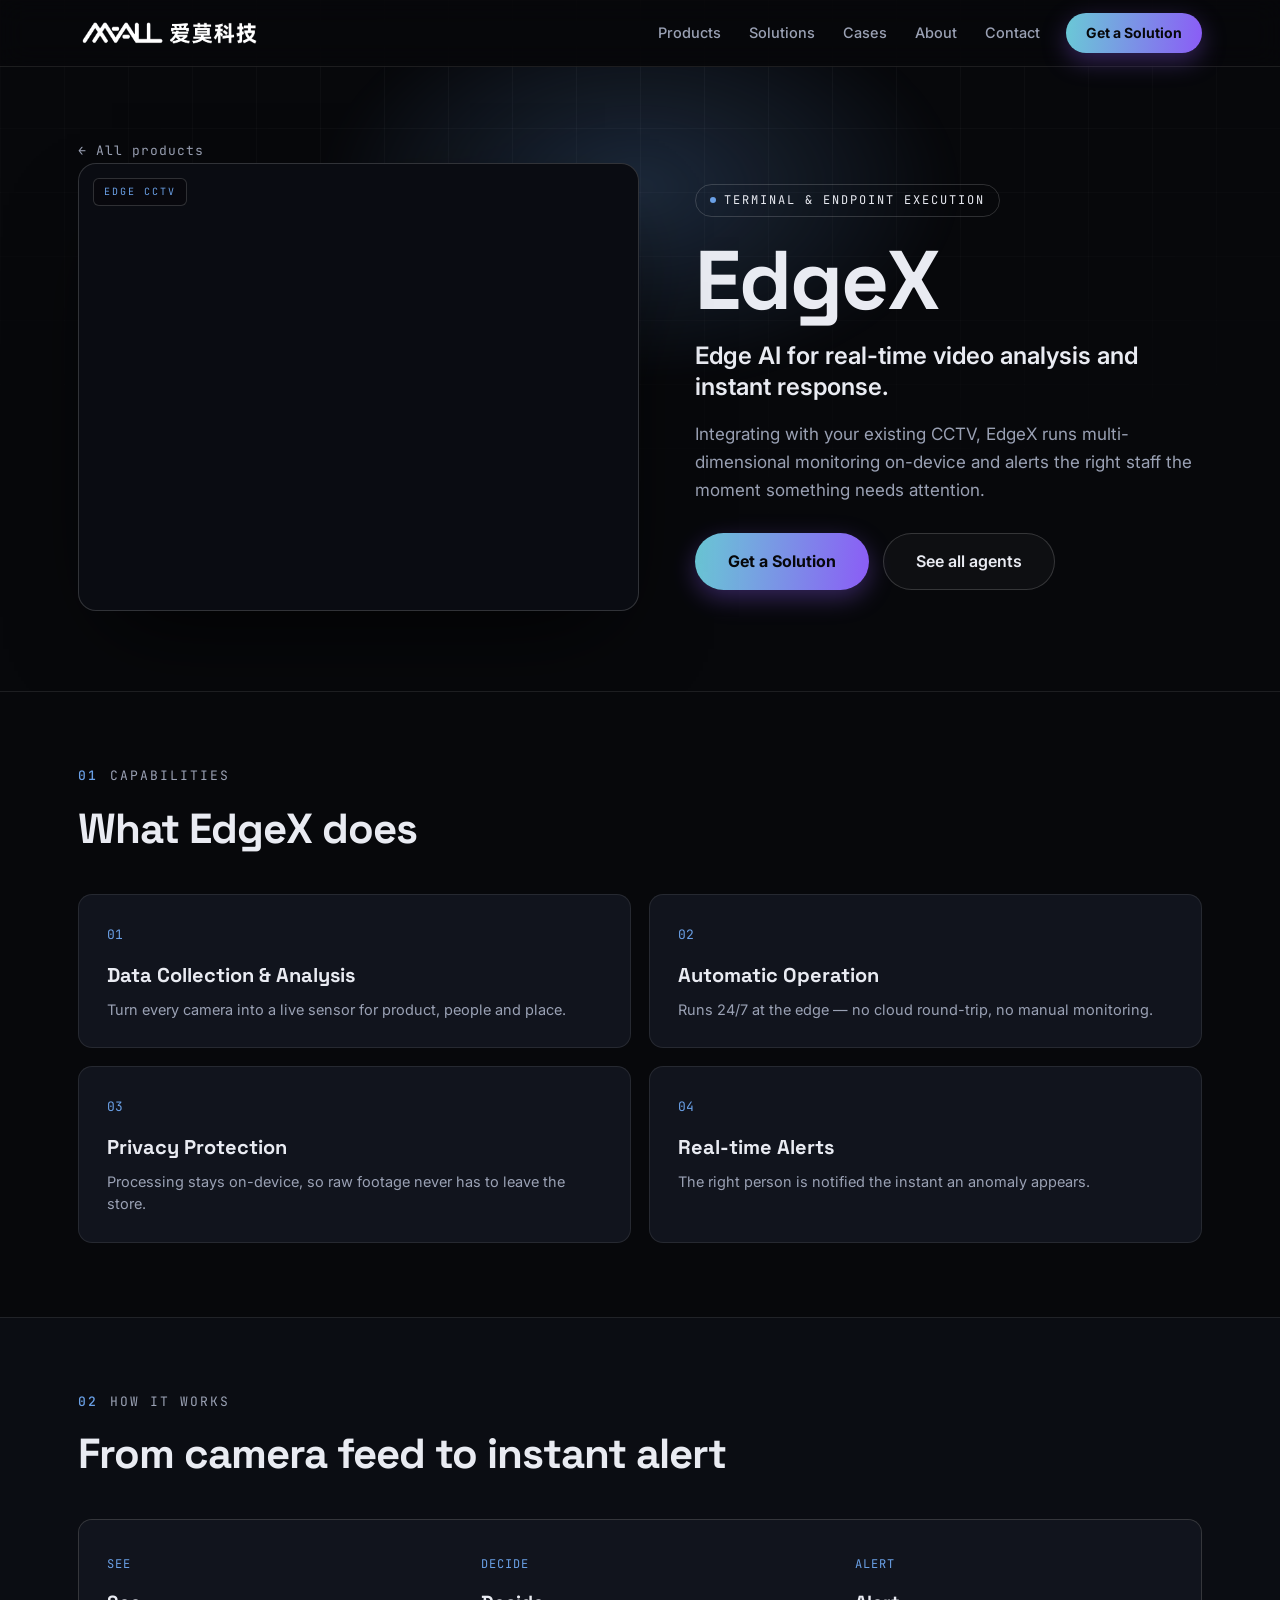
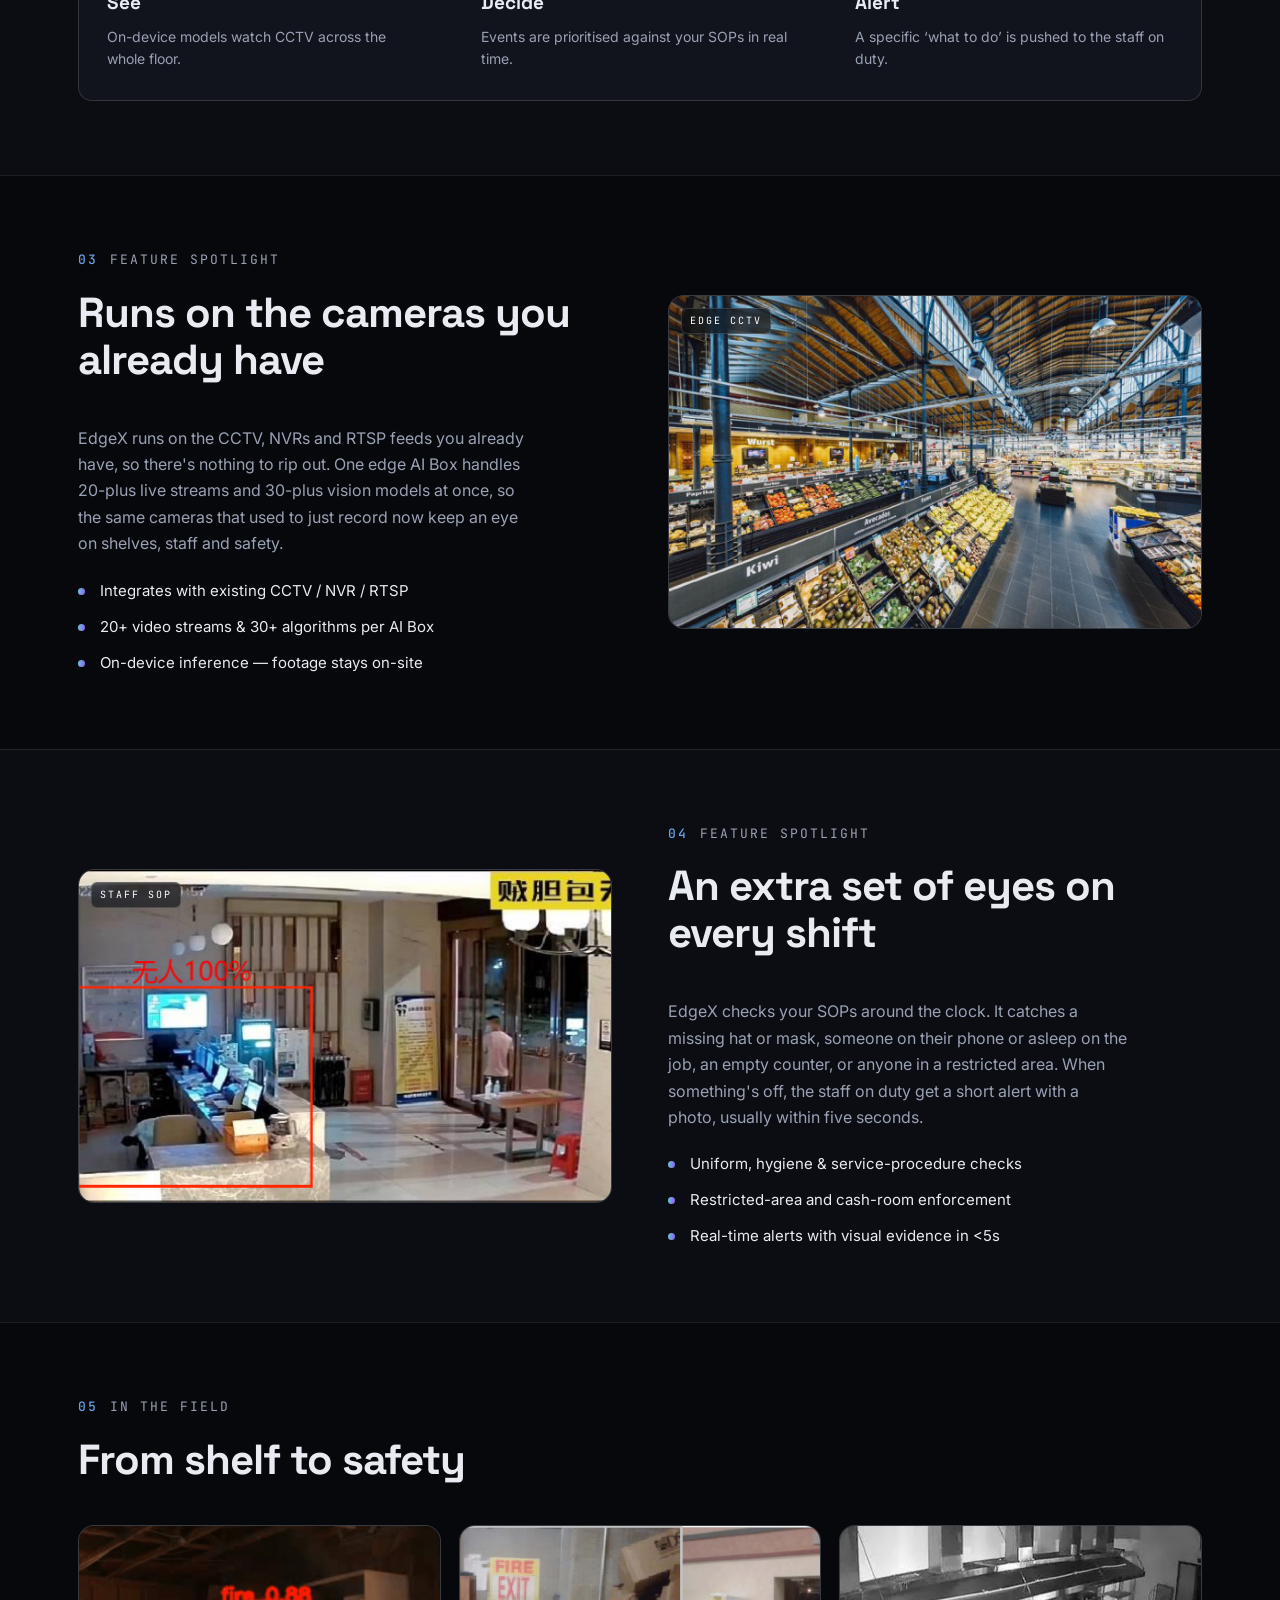
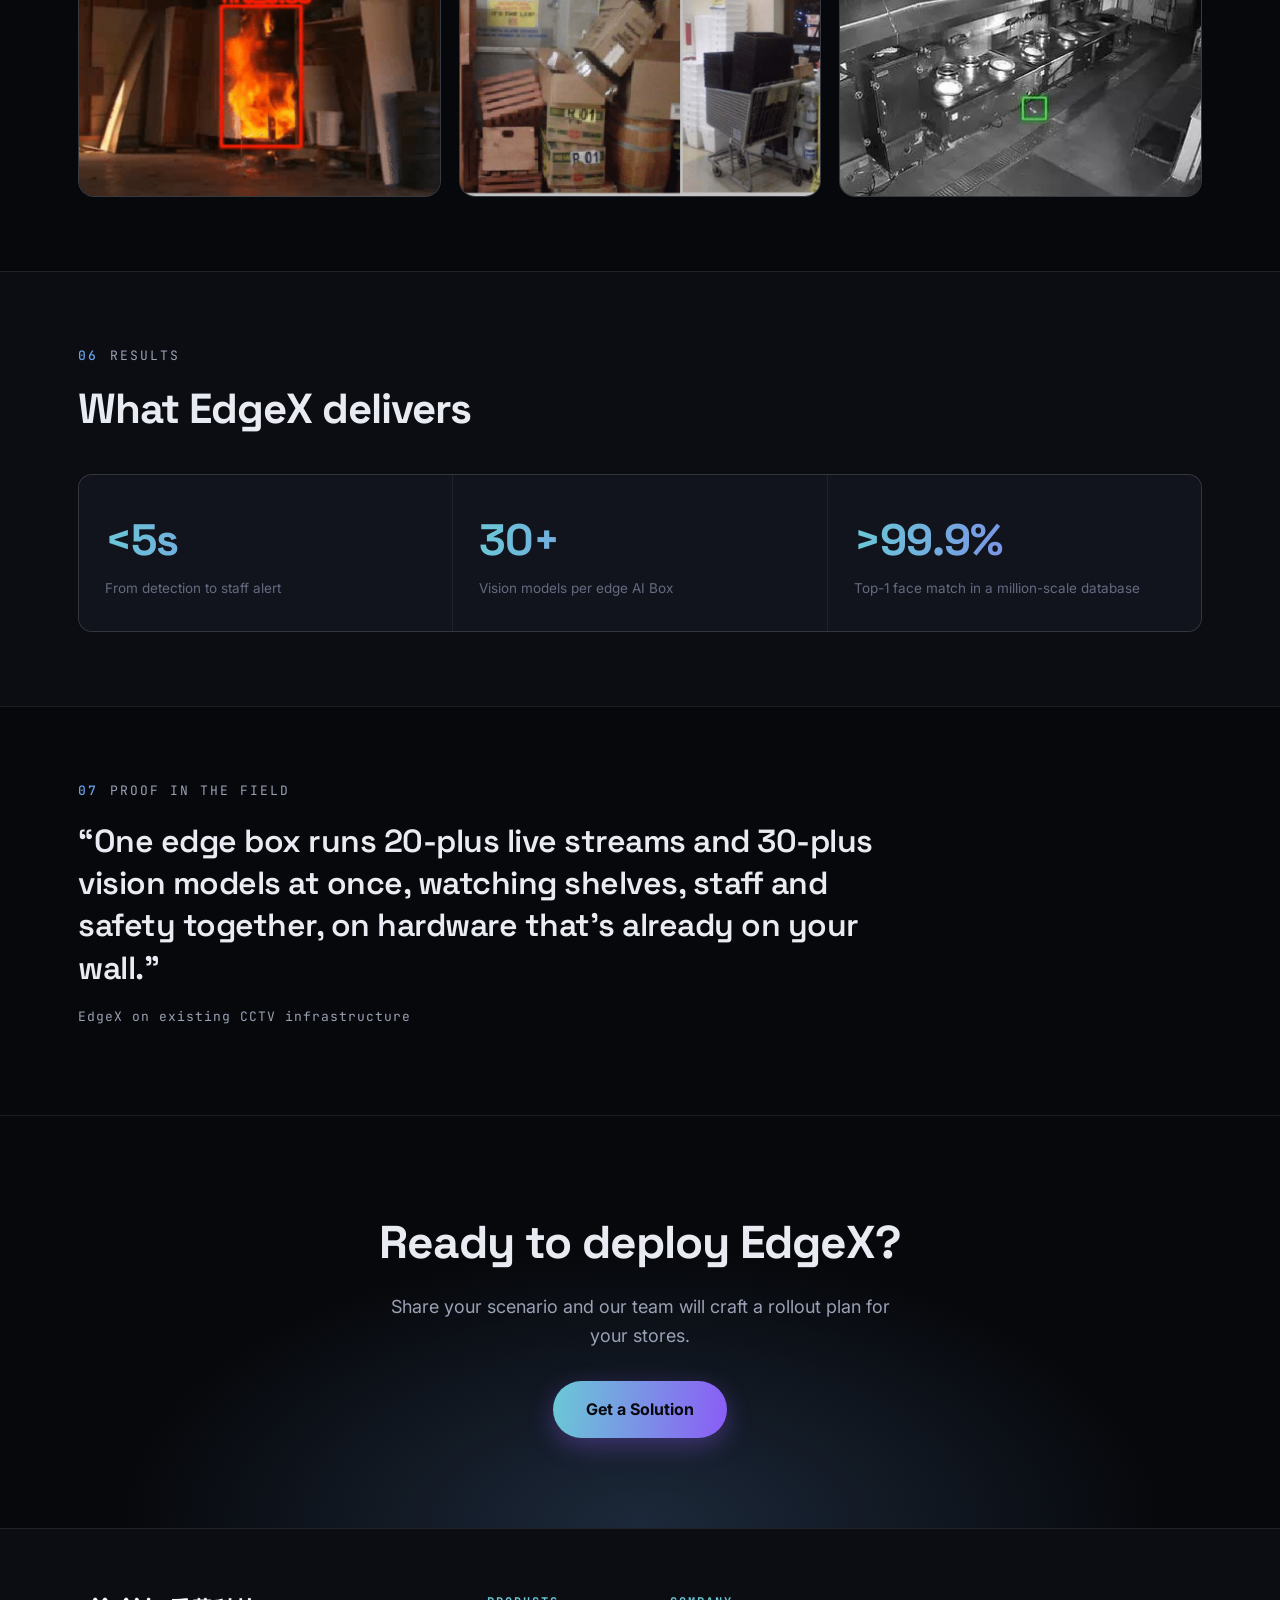
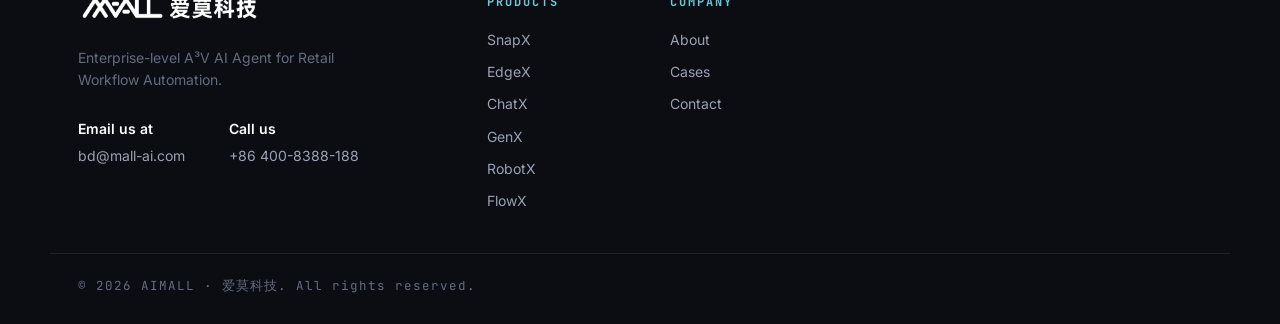
<file: products/edgex.html>
<!DOCTYPE html>
<html lang="en"><head>
<meta charset="UTF-8"/><meta name="viewport" content="width=device-width, initial-scale=1.0"/>
<title>EdgeX — AIMALL</title>
<link rel="preconnect" href="https://fonts.googleapis.com"/><link rel="preconnect" href="https://fonts.gstatic.com" crossorigin/>
<link href="https://fonts.googleapis.com/css2?family=Space+Grotesk:wght@400;500;600;700&family=Inter:wght@400;500;600;700&family=JetBrains+Mono:wght@400;500;600&display=swap" rel="stylesheet"/>
<link rel="stylesheet" href="../style.css?v=39"/>
<style>:root{--pp-accent:#6aa0e6;--pp-glow:rgba(106,160,230,.22);}</style>
</head><body>
<div class="grid-bg" aria-hidden="true"></div>
<header class="nav" id="top"><div class="container nav__inner">
    <a class="brand" href="../index.html"><img class="brand__logo" src="../assets/logo-white.png?v=1" alt="AIMALL 爱莫科技"/></a>
    <nav class="nav__links" id="navLinks"><div class="nav__drop"><a href="#">Products</a><div class="nav__menu"><a href="snapx.html">SnapX</a><a href="edgex.html">EdgeX</a><a href="chatx.html">ChatX</a><a href="genx.html">GenX</a><a href="robotx.html">RobotX</a><a href="flowx.html">FlowX</a></div></div>
        <a href="../index.html#solutions">Solutions</a><a href="../index.html#cases">Cases</a><a href="../index.html#about">About</a><a href="../index.html#contact">Contact</a></nav>
    <a href="../index.html#contact" class="btn btn--primary nav__cta">Get a Solution</a>
    <button class="nav__toggle" id="navToggle" aria-label="Menu">≡</button>
</div></header>

<section class="pp-hero"><div class="pp-hero__glow" aria-hidden="true"></div><div class="container">
    <a href="../index.html#products" class="pp-back">← All products</a>
    <div class="pp-hero__grid pp-hero--rev">
      <div class="pp-hero__text">
        <span class="pp-eyebrow mono"><span class="pp-eyebrow__dot"></span>TERMINAL & ENDPOINT EXECUTION</span>
        <h1 class="pp-title">EdgeX</h1>
        <p class="pp-tagline">Edge AI for real-time video analysis and instant response.</p>
        <p class="pp-desc">Integrating with your existing CCTV, EdgeX runs multi-dimensional monitoring on-device and alerts the right staff the moment something needs attention.</p>
        <div class="pp-cta"><a href="../index.html#contact" class="btn btn--primary btn--lg">Get a Solution</a><a href="../index.html#products" class="btn btn--ghost btn--lg">See all agents</a></div>
      </div>
      <div class="pp-media" data-tag="EDGE CCTV"><video class="pp-vid" src="../assets/edgex.mp4?v=1" autoplay loop muted playsinline preload="metadata"></video></div>
    </div>
</div></section>

<section class="pp-sec"><div class="container">
    <p class="pp-sec__eyebrow"><b>01</b> Capabilities</p>
    <h2 class="pp-sec__title">What EdgeX does</h2>
    <div class="pp-caps"><div class="pp-cap"><span class="pp-cap__n">01</span><h4>Data Collection & Analysis</h4><p>Turn every camera into a live sensor for product, people and place.</p></div><div class="pp-cap"><span class="pp-cap__n">02</span><h4>Automatic Operation</h4><p>Runs 24/7 at the edge — no cloud round-trip, no manual monitoring.</p></div><div class="pp-cap"><span class="pp-cap__n">03</span><h4>Privacy Protection</h4><p>Processing stays on-device, so raw footage never has to leave the store.</p></div><div class="pp-cap"><span class="pp-cap__n">04</span><h4>Real-time Alerts</h4><p>The right person is notified the instant an anomaly appears.</p></div></div>
</div></section>

<section class="pp-sec pp-sec--panel"><div class="container">
    <p class="pp-sec__eyebrow"><b>02</b> How it works</p>
    <h2 class="pp-sec__title">From camera feed to instant alert</h2>
    <div class="pp-steps"><div class="pp-step"><span class="pp-step__k">SEE</span><h4>See</h4><p>On-device models watch CCTV across the whole floor.</p></div><div class="pp-step"><span class="pp-step__k">DECIDE</span><h4>Decide</h4><p>Events are prioritised against your SOPs in real time.</p></div><div class="pp-step"><span class="pp-step__k">ALERT</span><h4>Alert</h4><p>A specific ‘what to do’ is pushed to the staff on duty.</p></div></div>
</div></section>

<section class="pp-sec"><div class="container pp-split">
    <div class="pp-split__text">
      <p class="pp-sec__eyebrow"><b>03</b> Feature spotlight</p>
      <h2 class="pp-sec__title">Runs on the cameras you already have</h2>
      <p class="pp-body">EdgeX runs on the CCTV, NVRs and RTSP feeds you already have, so there's nothing to rip out. One edge AI Box handles 20-plus live streams and 30-plus vision models at once, so the same cameras that used to just record now keep an eye on shelves, staff and safety.</p>
      <ul class="pp-list"><li>Integrates with existing CCTV / NVR / RTSP</li><li>20+ video streams &amp; 30+ algorithms per AI Box</li><li>On-device inference — footage stays on-site</li></ul>
    </div>
    <div class="pp-shot" data-kind="EDGE CCTV"><img src="../assets/products/edgex-store.png" alt="EdgeX running on in-store CCTV"/></div>
</div></section>

<section class="pp-sec pp-sec--panel"><div class="container pp-split pp-split--rev">
    <div class="pp-split__text">
      <p class="pp-sec__eyebrow"><b>04</b> Feature spotlight</p>
      <h2 class="pp-sec__title">An extra set of eyes on every shift</h2>
      <p class="pp-body">EdgeX checks your SOPs around the clock. It catches a missing hat or mask, someone on their phone or asleep on the job, an empty counter, or anyone in a restricted area. When something's off, the staff on duty get a short alert with a photo, usually within five seconds.</p>
      <ul class="pp-list"><li>Uniform, hygiene &amp; service-procedure checks</li><li>Restricted-area and cash-room enforcement</li><li>Real-time alerts with visual evidence in &lt;5s</li></ul>
    </div>
    <div class="pp-shot" data-kind="STAFF SOP"><img src="../assets/products/edgex-staff.png" alt="EdgeX staff-on-duty compliance detection"/></div>
</div></section>

<section class="pp-sec"><div class="container">
    <p class="pp-sec__eyebrow"><b>05</b> In the field</p>
    <h2 class="pp-sec__title">From shelf to safety</h2>
    <div class="ph-gallery"><div class="pp-shot"><img src="../assets/products/edgex-fire.png" alt="EdgeX fire and smoke detection"/></div><div class="pp-shot"><img src="../assets/products/edgex-blockage.png" alt="EdgeX fire-exit blockage detection"/></div><div class="pp-shot"><img src="../assets/products/edgex-kitchen.png" alt="EdgeX back-of-house monitoring"/></div></div>
</div></section>

<section class="pp-sec pp-sec--panel"><div class="container">
    <p class="pp-sec__eyebrow"><b>06</b> Results</p>
    <h2 class="pp-sec__title">What EdgeX delivers</h2>
    <div class="ph-stats"><div class="ph-stat"><span class="grad-t">&lt;5s</span><small>From detection to staff alert</small></div><div class="ph-stat"><span class="grad-t">30+</span><small>Vision models per edge AI Box</small></div><div class="ph-stat"><span class="grad-t">&gt;99.9%</span><small>Top-1 face match in a million-scale database</small></div></div>
</div></section>

<section class="pp-sec"><div class="container">
    <p class="pp-sec__eyebrow"><b>07</b> Proof in the field</p>
    <blockquote class="ph-quote">“One edge box runs 20-plus live streams and 30-plus vision models at once, watching shelves, staff and safety together, on hardware that's already on your wall.”</blockquote>
    <p class="ph-quote__by">EdgeX on existing CCTV infrastructure</p>
</div></section>

<section class="pp-band"><div class="pp-band__glow" aria-hidden="true"></div><div class="container pp-band__inner">
    <h2>Ready to deploy EdgeX?</h2>
    <p>Share your scenario and our team will craft a rollout plan for your stores.</p>
    <a href="../index.html#contact" class="btn btn--primary btn--lg">Get a Solution</a>
</div></section>

<footer class="footer"><div class="container footer__grid">
    <div class="footer__brand">
      <a class="brand" href="../index.html"><img class="brand__logo" src="../assets/logo-white.png?v=1" alt="AIMALL 爱莫科技"/></a>
      <p class="footer__tag">Enterprise-level A³V AI Agent for Retail Workflow Automation.</p>
      <div class="footer__contact">
        <div class="fcontact"><span class="fcontact__label">Email us at</span><a class="fcontact__val" href="mailto:bd@mall-ai.com">bd@mall-ai.com</a></div>
        <div class="fcontact"><span class="fcontact__label">Call us</span><a class="fcontact__val" href="tel:+864008388188">+86 400-8388-188</a></div>
      </div>
    </div>
    <div class="footer__col"><h5>Products</h5><a href="snapx.html">SnapX</a><a href="edgex.html">EdgeX</a><a href="chatx.html">ChatX</a><a href="genx.html">GenX</a><a href="robotx.html">RobotX</a><a href="flowx.html">FlowX</a></div>
    <div class="footer__col"><h5>Company</h5><a href="../index.html#about">About</a><a href="../index.html#cases">Cases</a><a href="../index.html#contact">Contact</a></div>
</div><div class="container footer__bottom mono">© 2026 AIMALL · 爱莫科技. All rights reserved.</div></footer>
<script>
document.getElementById("navToggle")?.addEventListener("click",()=>document.getElementById("navLinks").classList.toggle("open"));
document.querySelectorAll(".nav__drop").forEach(function(d){var t;d.addEventListener("mouseenter",function(){clearTimeout(t);d.classList.add("open");});d.addEventListener("mouseleave",function(){t=setTimeout(function(){d.classList.remove("open");},260);});});
</script>
</body></html>
</file>
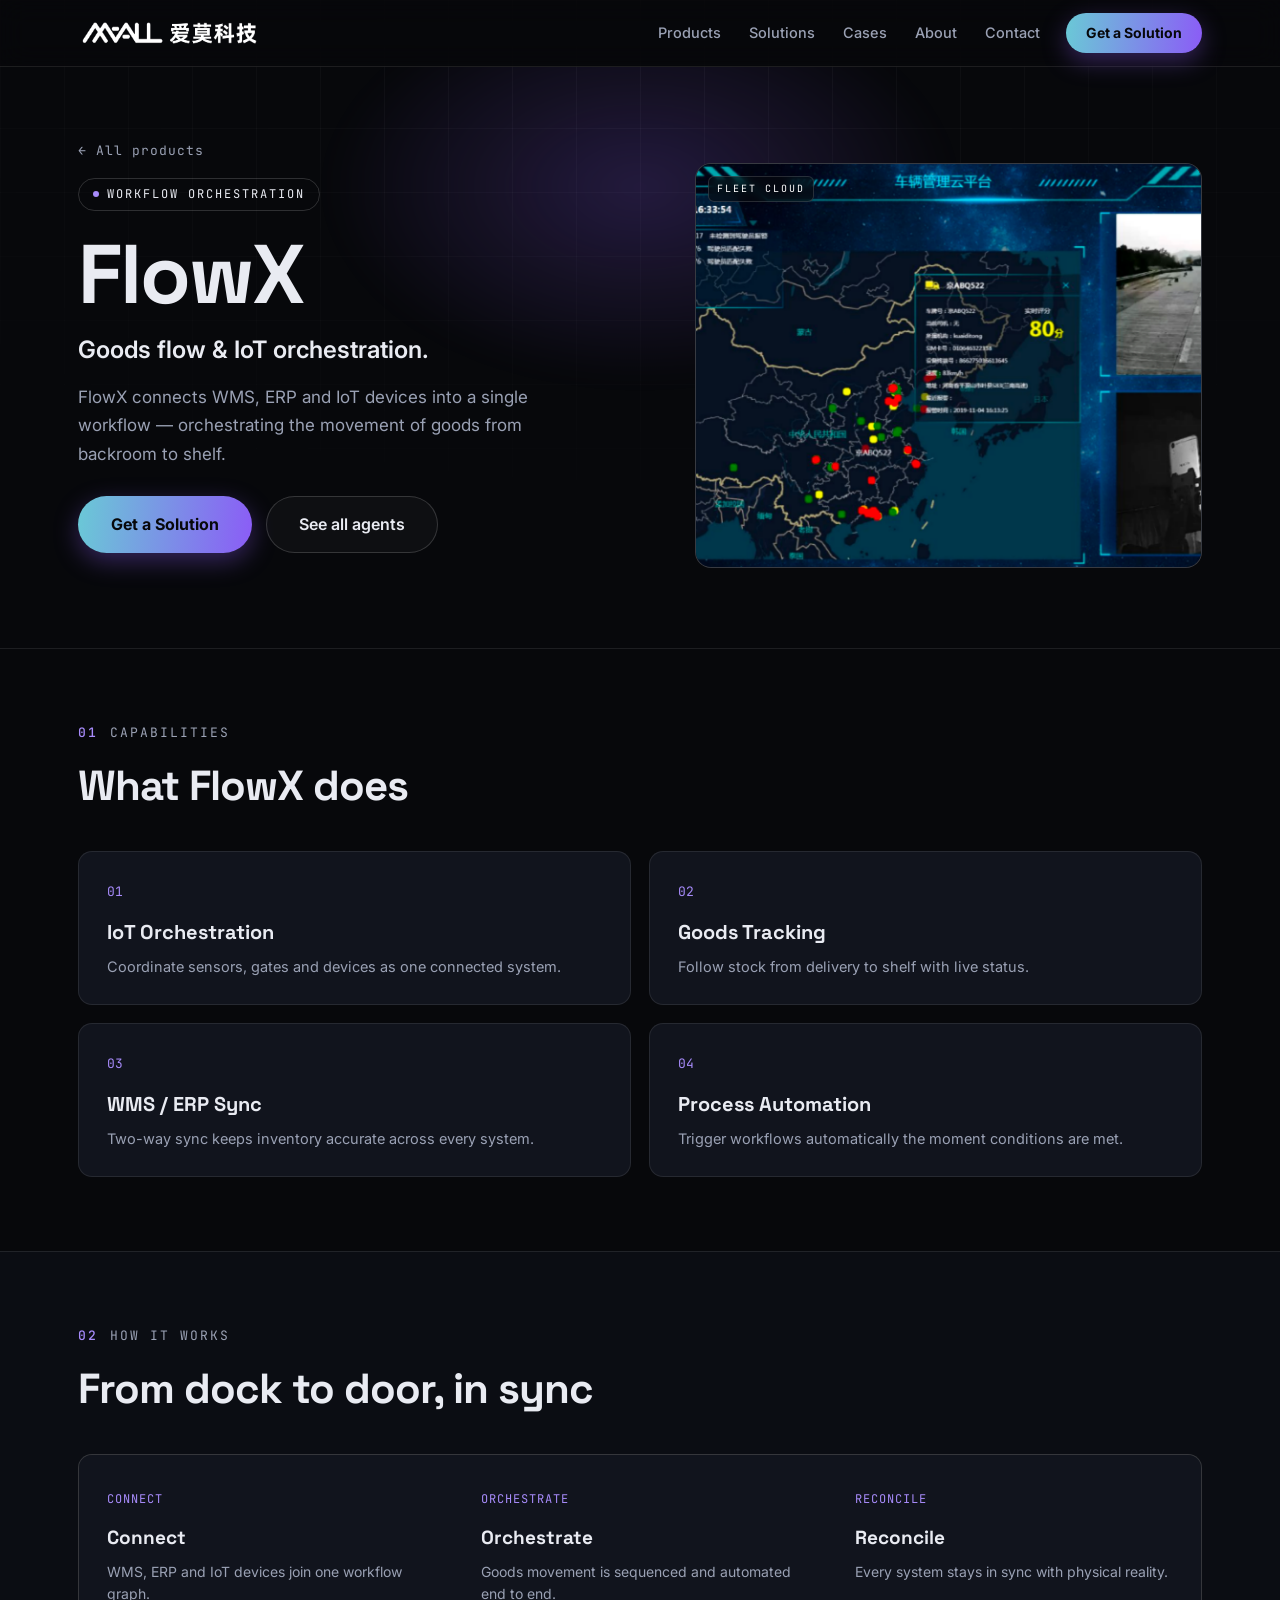
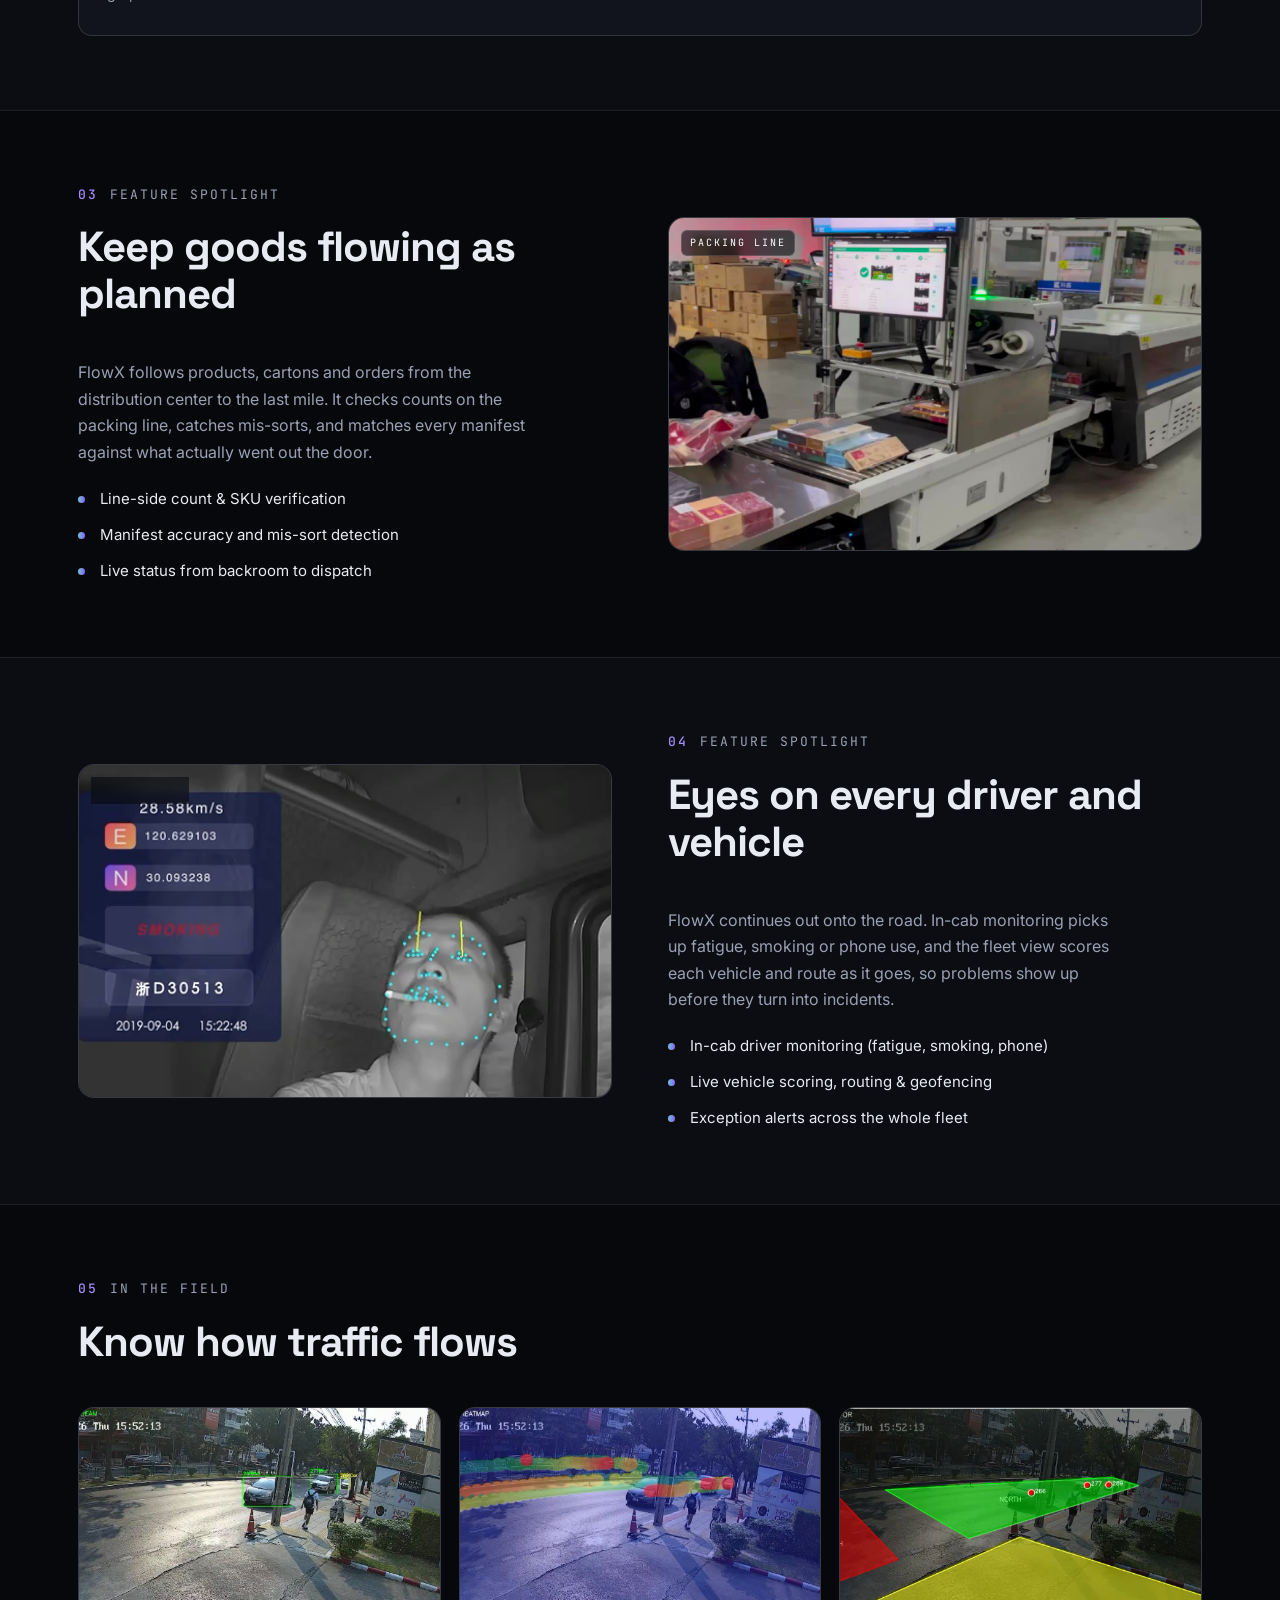
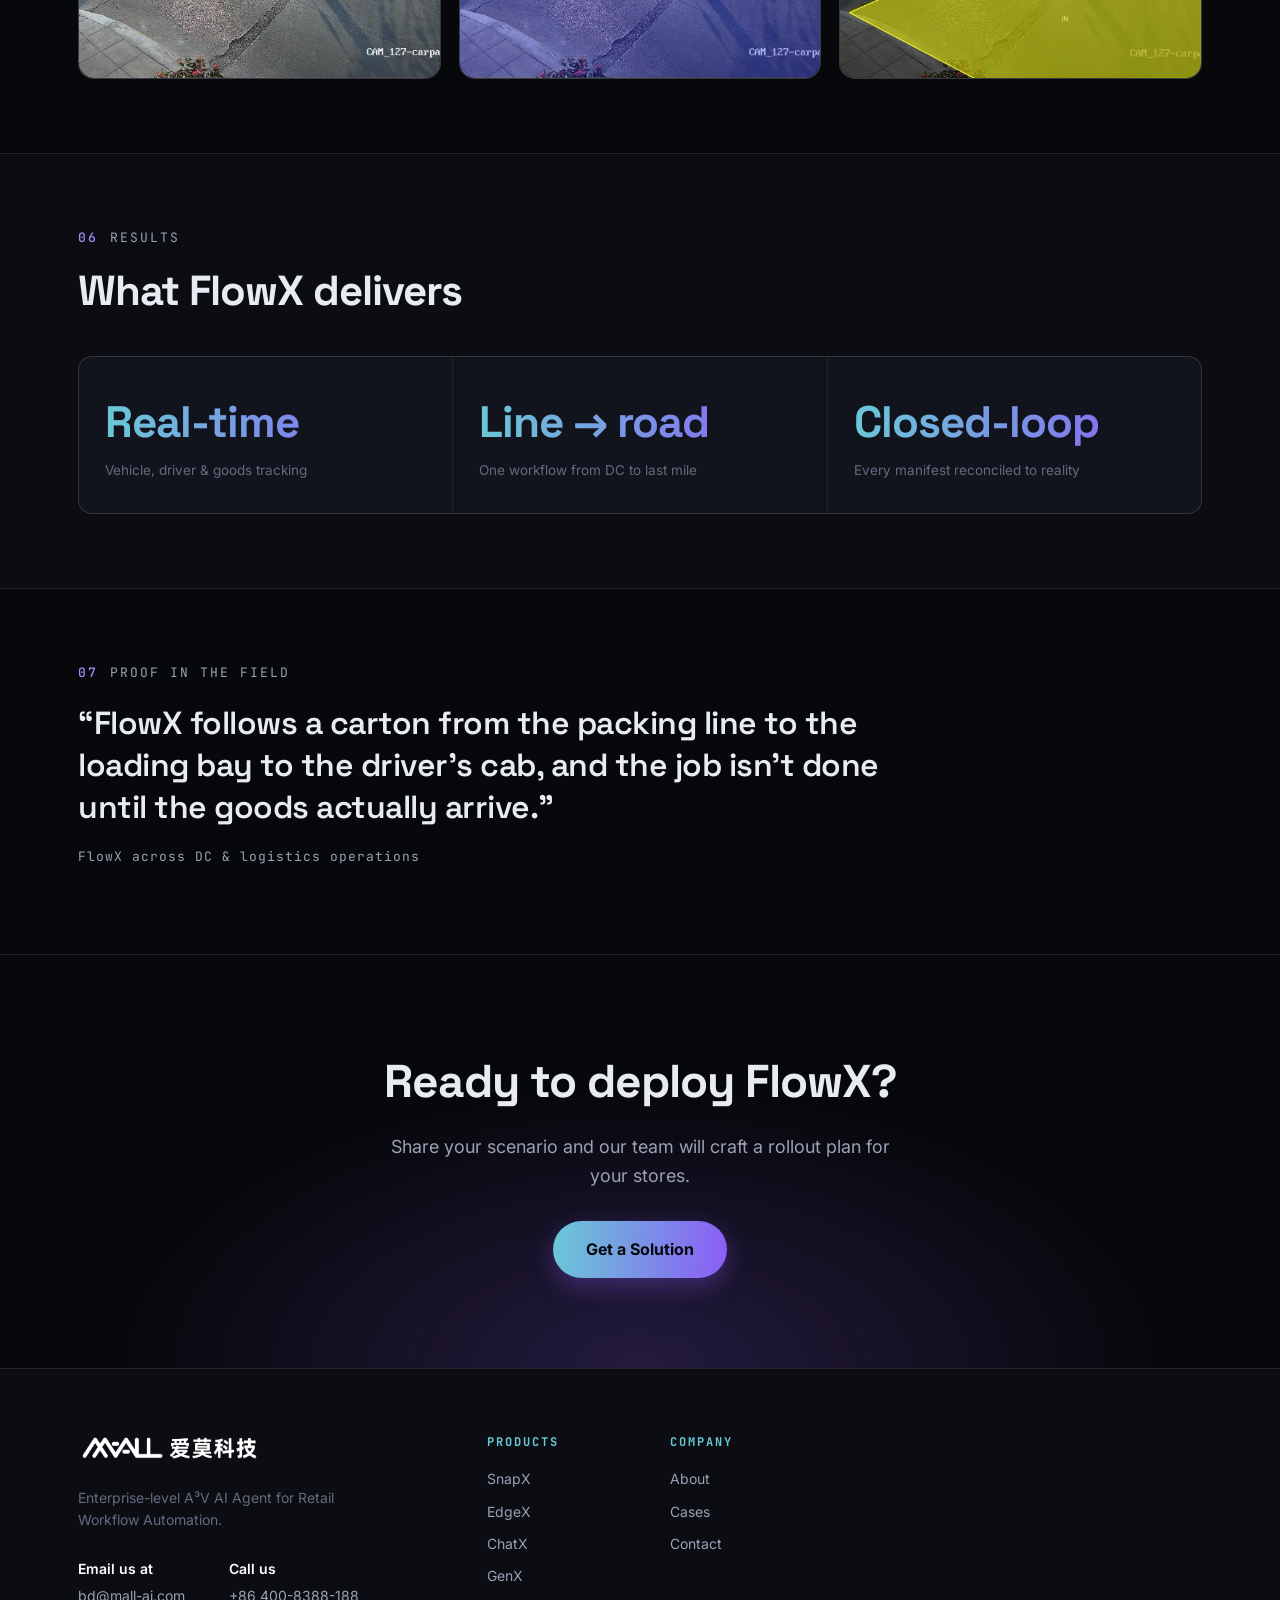
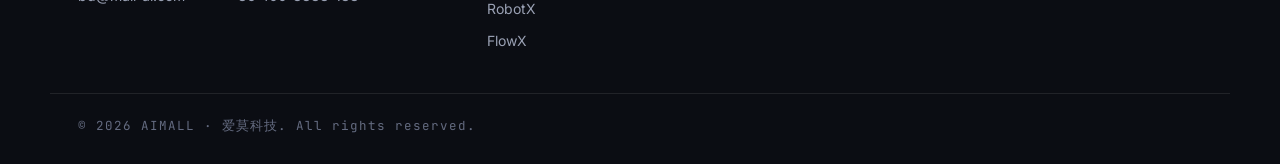
<file: products/flowx.html>
<!DOCTYPE html>
<html lang="en"><head>
<meta charset="UTF-8"/><meta name="viewport" content="width=device-width, initial-scale=1.0"/>
<title>FlowX — AIMALL</title>
<link rel="preconnect" href="https://fonts.googleapis.com"/><link rel="preconnect" href="https://fonts.gstatic.com" crossorigin/>
<link href="https://fonts.googleapis.com/css2?family=Space+Grotesk:wght@400;500;600;700&family=Inter:wght@400;500;600;700&family=JetBrains+Mono:wght@400;500;600&display=swap" rel="stylesheet"/>
<link rel="stylesheet" href="../style.css?v=39"/>
<style>:root{--pp-accent:#a78bfa;--pp-glow:rgba(139,92,246,.22);}</style>
</head><body>
<div class="grid-bg" aria-hidden="true"></div>
<header class="nav" id="top"><div class="container nav__inner">
    <a class="brand" href="../index.html"><img class="brand__logo" src="../assets/logo-white.png?v=1" alt="AIMALL 爱莫科技"/></a>
    <nav class="nav__links" id="navLinks"><div class="nav__drop"><a href="#">Products</a><div class="nav__menu"><a href="snapx.html">SnapX</a><a href="edgex.html">EdgeX</a><a href="chatx.html">ChatX</a><a href="genx.html">GenX</a><a href="robotx.html">RobotX</a><a href="flowx.html">FlowX</a></div></div>
        <a href="../index.html#solutions">Solutions</a><a href="../index.html#cases">Cases</a><a href="../index.html#about">About</a><a href="../index.html#contact">Contact</a></nav>
    <a href="../index.html#contact" class="btn btn--primary nav__cta">Get a Solution</a>
    <button class="nav__toggle" id="navToggle" aria-label="Menu">≡</button>
</div></header>

<section class="pp-hero"><div class="pp-hero__glow" aria-hidden="true"></div><div class="container">
    <a href="../index.html#products" class="pp-back">← All products</a>
    <div class="pp-hero__grid">
      <div class="pp-hero__text">
        <span class="pp-eyebrow mono"><span class="pp-eyebrow__dot"></span>WORKFLOW ORCHESTRATION</span>
        <h1 class="pp-title">FlowX</h1>
        <p class="pp-tagline">Goods flow & IoT orchestration.</p>
        <p class="pp-desc">FlowX connects WMS, ERP and IoT devices into a single workflow — orchestrating the movement of goods from backroom to shelf.</p>
        <div class="pp-cta"><a href="../index.html#contact" class="btn btn--primary btn--lg">Get a Solution</a><a href="../index.html#products" class="btn btn--ghost btn--lg">See all agents</a></div>
      </div>
      <div class="pp-shot" data-kind="FLEET CLOUD" style="aspect-ratio:5/4"><img src="../assets/products/flowx-fleet.png" alt="FlowX vehicle & fleet management cloud platform"/></div>
    </div>
</div></section>

<section class="pp-sec"><div class="container">
    <p class="pp-sec__eyebrow"><b>01</b> Capabilities</p>
    <h2 class="pp-sec__title">What FlowX does</h2>
    <div class="pp-caps"><div class="pp-cap"><span class="pp-cap__n">01</span><h4>IoT Orchestration</h4><p>Coordinate sensors, gates and devices as one connected system.</p></div><div class="pp-cap"><span class="pp-cap__n">02</span><h4>Goods Tracking</h4><p>Follow stock from delivery to shelf with live status.</p></div><div class="pp-cap"><span class="pp-cap__n">03</span><h4>WMS / ERP Sync</h4><p>Two-way sync keeps inventory accurate across every system.</p></div><div class="pp-cap"><span class="pp-cap__n">04</span><h4>Process Automation</h4><p>Trigger workflows automatically the moment conditions are met.</p></div></div>
</div></section>

<section class="pp-sec pp-sec--panel"><div class="container">
    <p class="pp-sec__eyebrow"><b>02</b> How it works</p>
    <h2 class="pp-sec__title">From dock to door, in sync</h2>
    <div class="pp-steps"><div class="pp-step"><span class="pp-step__k">CONNECT</span><h4>Connect</h4><p>WMS, ERP and IoT devices join one workflow graph.</p></div><div class="pp-step"><span class="pp-step__k">ORCHESTRATE</span><h4>Orchestrate</h4><p>Goods movement is sequenced and automated end to end.</p></div><div class="pp-step"><span class="pp-step__k">RECONCILE</span><h4>Reconcile</h4><p>Every system stays in sync with physical reality.</p></div></div>
</div></section>

<section class="pp-sec"><div class="container pp-split">
    <div class="pp-split__text">
      <p class="pp-sec__eyebrow"><b>03</b> Feature spotlight</p>
      <h2 class="pp-sec__title">Keep goods flowing as planned</h2>
      <p class="pp-body">FlowX follows products, cartons and orders from the distribution center to the last mile. It checks counts on the packing line, catches mis-sorts, and matches every manifest against what actually went out the door.</p>
      <ul class="pp-list"><li>Line-side count &amp; SKU verification</li><li>Manifest accuracy and mis-sort detection</li><li>Live status from backroom to dispatch</li></ul>
    </div>
    <div class="pp-shot" data-kind="PACKING LINE"><img src="../assets/products/flowx-line.png" alt="FlowX packing-line count and verification"/></div>
</div></section>

<section class="pp-sec pp-sec--panel"><div class="container pp-split pp-split--rev">
    <div class="pp-split__text">
      <p class="pp-sec__eyebrow"><b>04</b> Feature spotlight</p>
      <h2 class="pp-sec__title">Eyes on every driver and vehicle</h2>
      <p class="pp-body">FlowX continues out onto the road. In-cab monitoring picks up fatigue, smoking or phone use, and the fleet view scores each vehicle and route as it goes, so problems show up before they turn into incidents.</p>
      <ul class="pp-list"><li>In-cab driver monitoring (fatigue, smoking, phone)</li><li>Live vehicle scoring, routing &amp; geofencing</li><li>Exception alerts across the whole fleet</li></ul>
    </div>
    <div class="pp-shot" data-kind="DRIVER DMS"><img src="../assets/products/flowx-dms.png" alt="FlowX in-cab driver monitoring"/></div>
</div></section>

<section class="pp-sec"><div class="container">
    <p class="pp-sec__eyebrow"><b>05</b> In the field</p>
    <h2 class="pp-sec__title">Know how traffic flows</h2>
    <div class="ph-gallery"><div class="pp-shot"><img src="../assets/products/flowx-traffic-1.png" alt="FlowX vehicle detection stream"/></div><div class="pp-shot"><img src="../assets/products/flowx-traffic-2.png" alt="FlowX trajectory heatmap"/></div><div class="pp-shot"><img src="../assets/products/flowx-traffic-3.png" alt="FlowX zone monitor with directional counts"/></div></div>
</div></section>

<section class="pp-sec pp-sec--panel"><div class="container">
    <p class="pp-sec__eyebrow"><b>06</b> Results</p>
    <h2 class="pp-sec__title">What FlowX delivers</h2>
    <div class="ph-stats"><div class="ph-stat"><span class="grad-t">Real-time</span><small>Vehicle, driver &amp; goods tracking</small></div><div class="ph-stat"><span class="grad-t">Line → road</span><small>One workflow from DC to last mile</small></div><div class="ph-stat"><span class="grad-t">Closed-loop</span><small>Every manifest reconciled to reality</small></div></div>
</div></section>

<section class="pp-sec"><div class="container">
    <p class="pp-sec__eyebrow"><b>07</b> Proof in the field</p>
    <blockquote class="ph-quote">“FlowX follows a carton from the packing line to the loading bay to the driver's cab, and the job isn't done until the goods actually arrive.”</blockquote>
    <p class="ph-quote__by">FlowX across DC &amp; logistics operations</p>
</div></section>

<section class="pp-band"><div class="pp-band__glow" aria-hidden="true"></div><div class="container pp-band__inner">
    <h2>Ready to deploy FlowX?</h2>
    <p>Share your scenario and our team will craft a rollout plan for your stores.</p>
    <a href="../index.html#contact" class="btn btn--primary btn--lg">Get a Solution</a>
</div></section>

<footer class="footer"><div class="container footer__grid">
    <div class="footer__brand">
      <a class="brand" href="../index.html"><img class="brand__logo" src="../assets/logo-white.png?v=1" alt="AIMALL 爱莫科技"/></a>
      <p class="footer__tag">Enterprise-level A³V AI Agent for Retail Workflow Automation.</p>
      <div class="footer__contact">
        <div class="fcontact"><span class="fcontact__label">Email us at</span><a class="fcontact__val" href="mailto:bd@mall-ai.com">bd@mall-ai.com</a></div>
        <div class="fcontact"><span class="fcontact__label">Call us</span><a class="fcontact__val" href="tel:+864008388188">+86 400-8388-188</a></div>
      </div>
    </div>
    <div class="footer__col"><h5>Products</h5><a href="snapx.html">SnapX</a><a href="edgex.html">EdgeX</a><a href="chatx.html">ChatX</a><a href="genx.html">GenX</a><a href="robotx.html">RobotX</a><a href="flowx.html">FlowX</a></div>
    <div class="footer__col"><h5>Company</h5><a href="../index.html#about">About</a><a href="../index.html#cases">Cases</a><a href="../index.html#contact">Contact</a></div>
</div><div class="container footer__bottom mono">© 2026 AIMALL · 爱莫科技. All rights reserved.</div></footer>
<script>
document.getElementById("navToggle")?.addEventListener("click",()=>document.getElementById("navLinks").classList.toggle("open"));
document.querySelectorAll(".nav__drop").forEach(function(d){var t;d.addEventListener("mouseenter",function(){clearTimeout(t);d.classList.add("open");});d.addEventListener("mouseleave",function(){t=setTimeout(function(){d.classList.remove("open");},260);});});
</script>
</body></html>
</file>
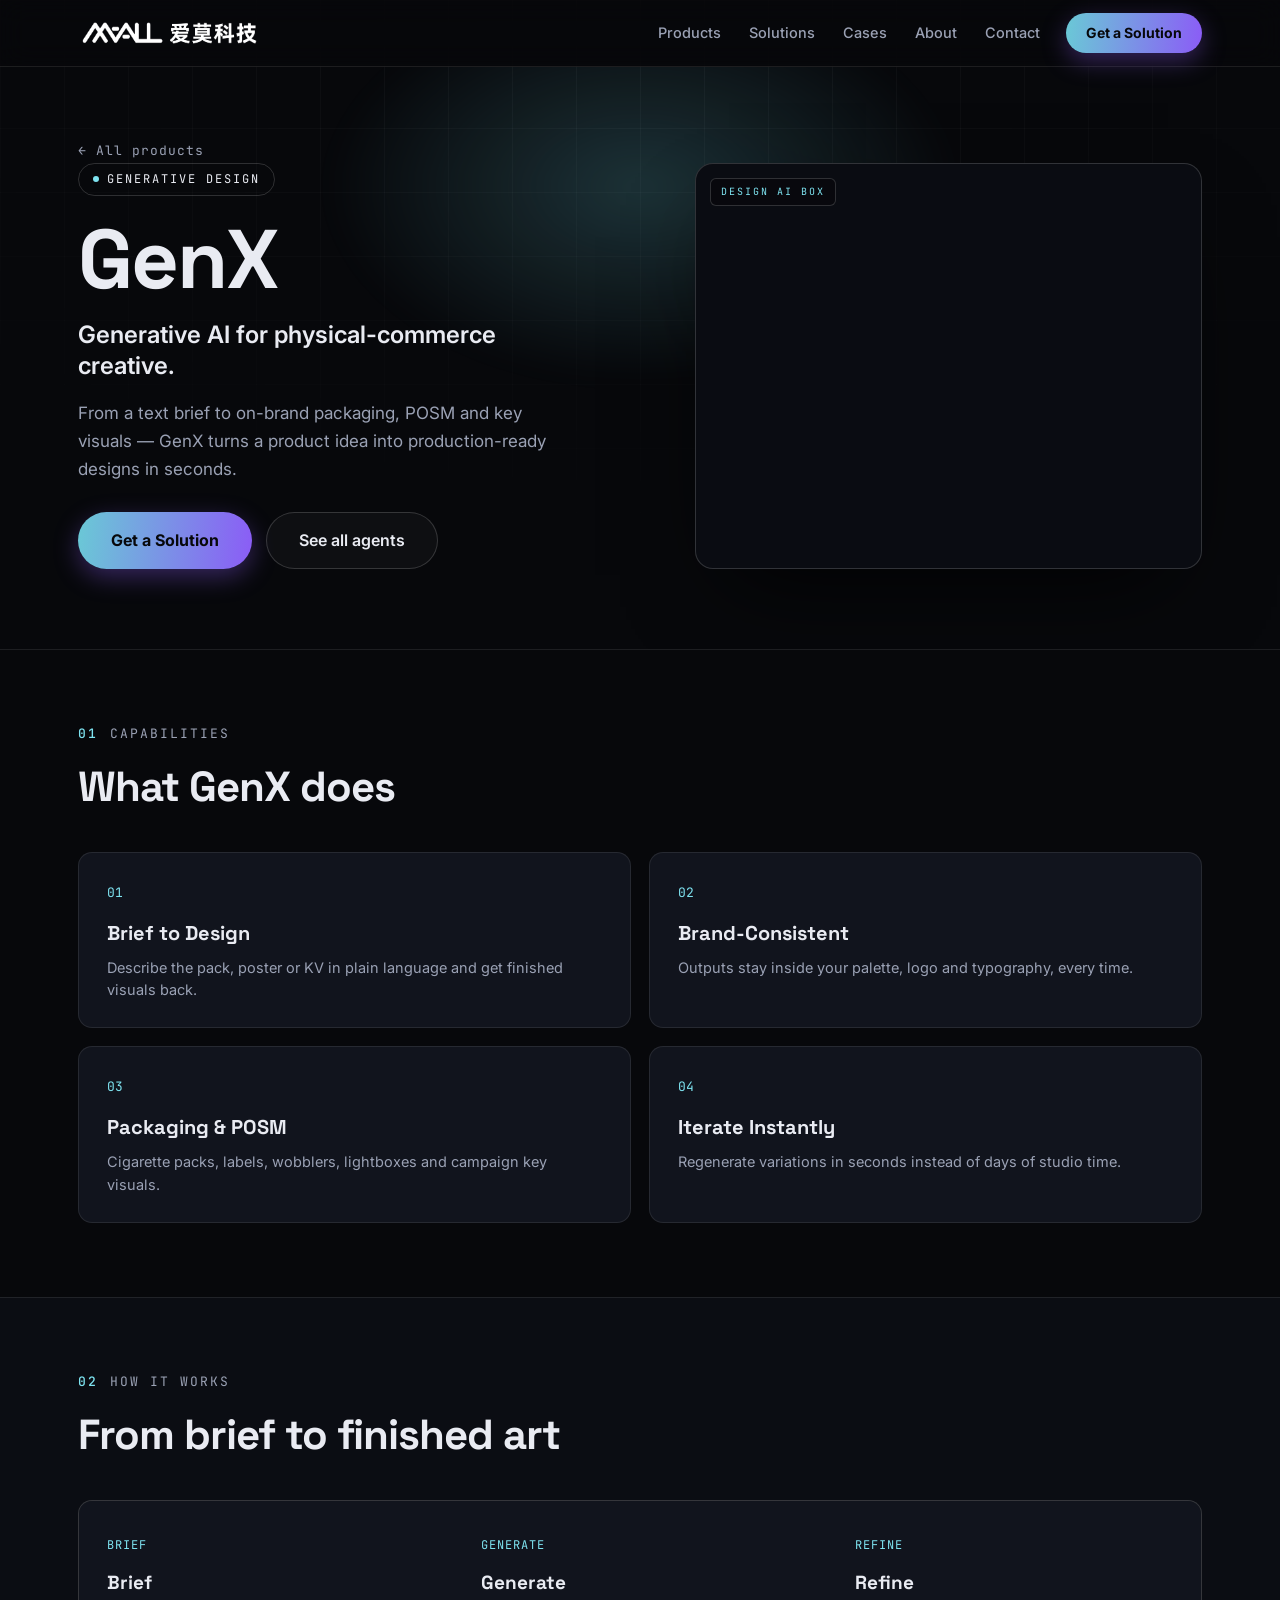
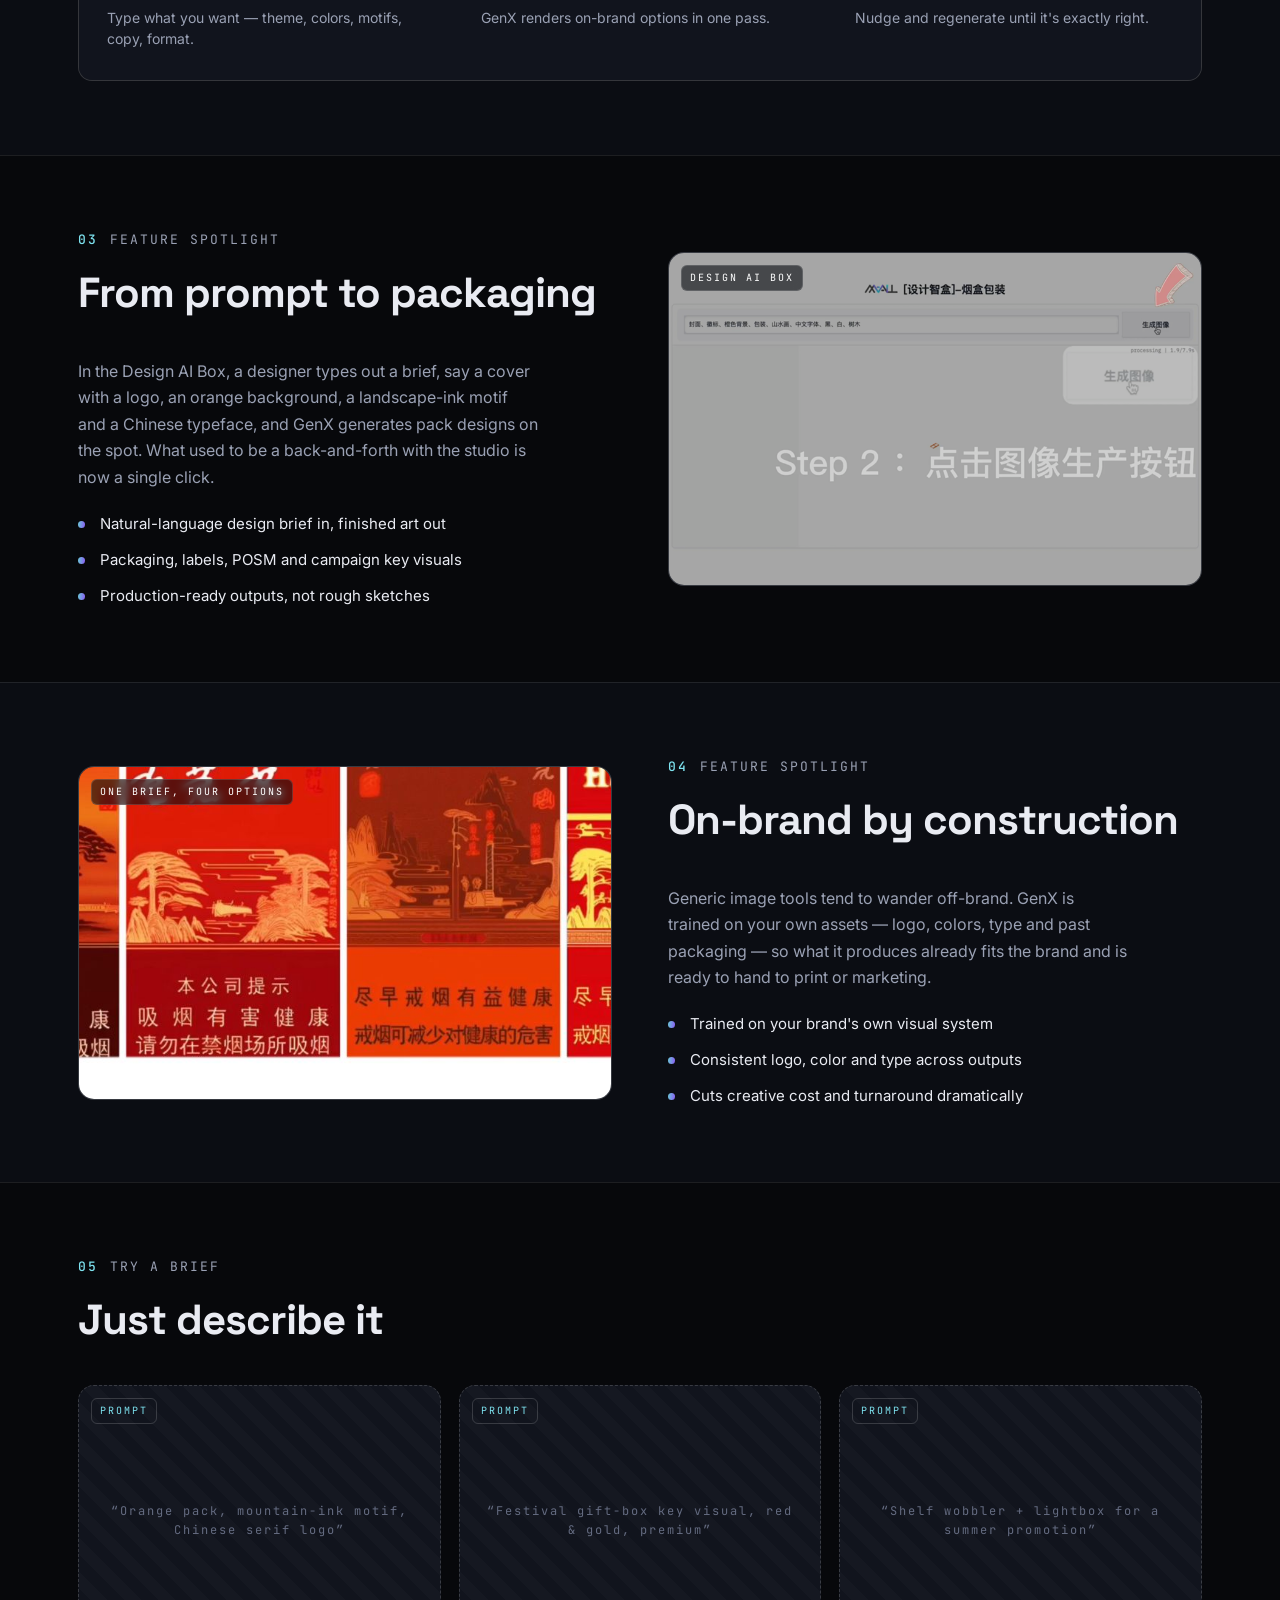
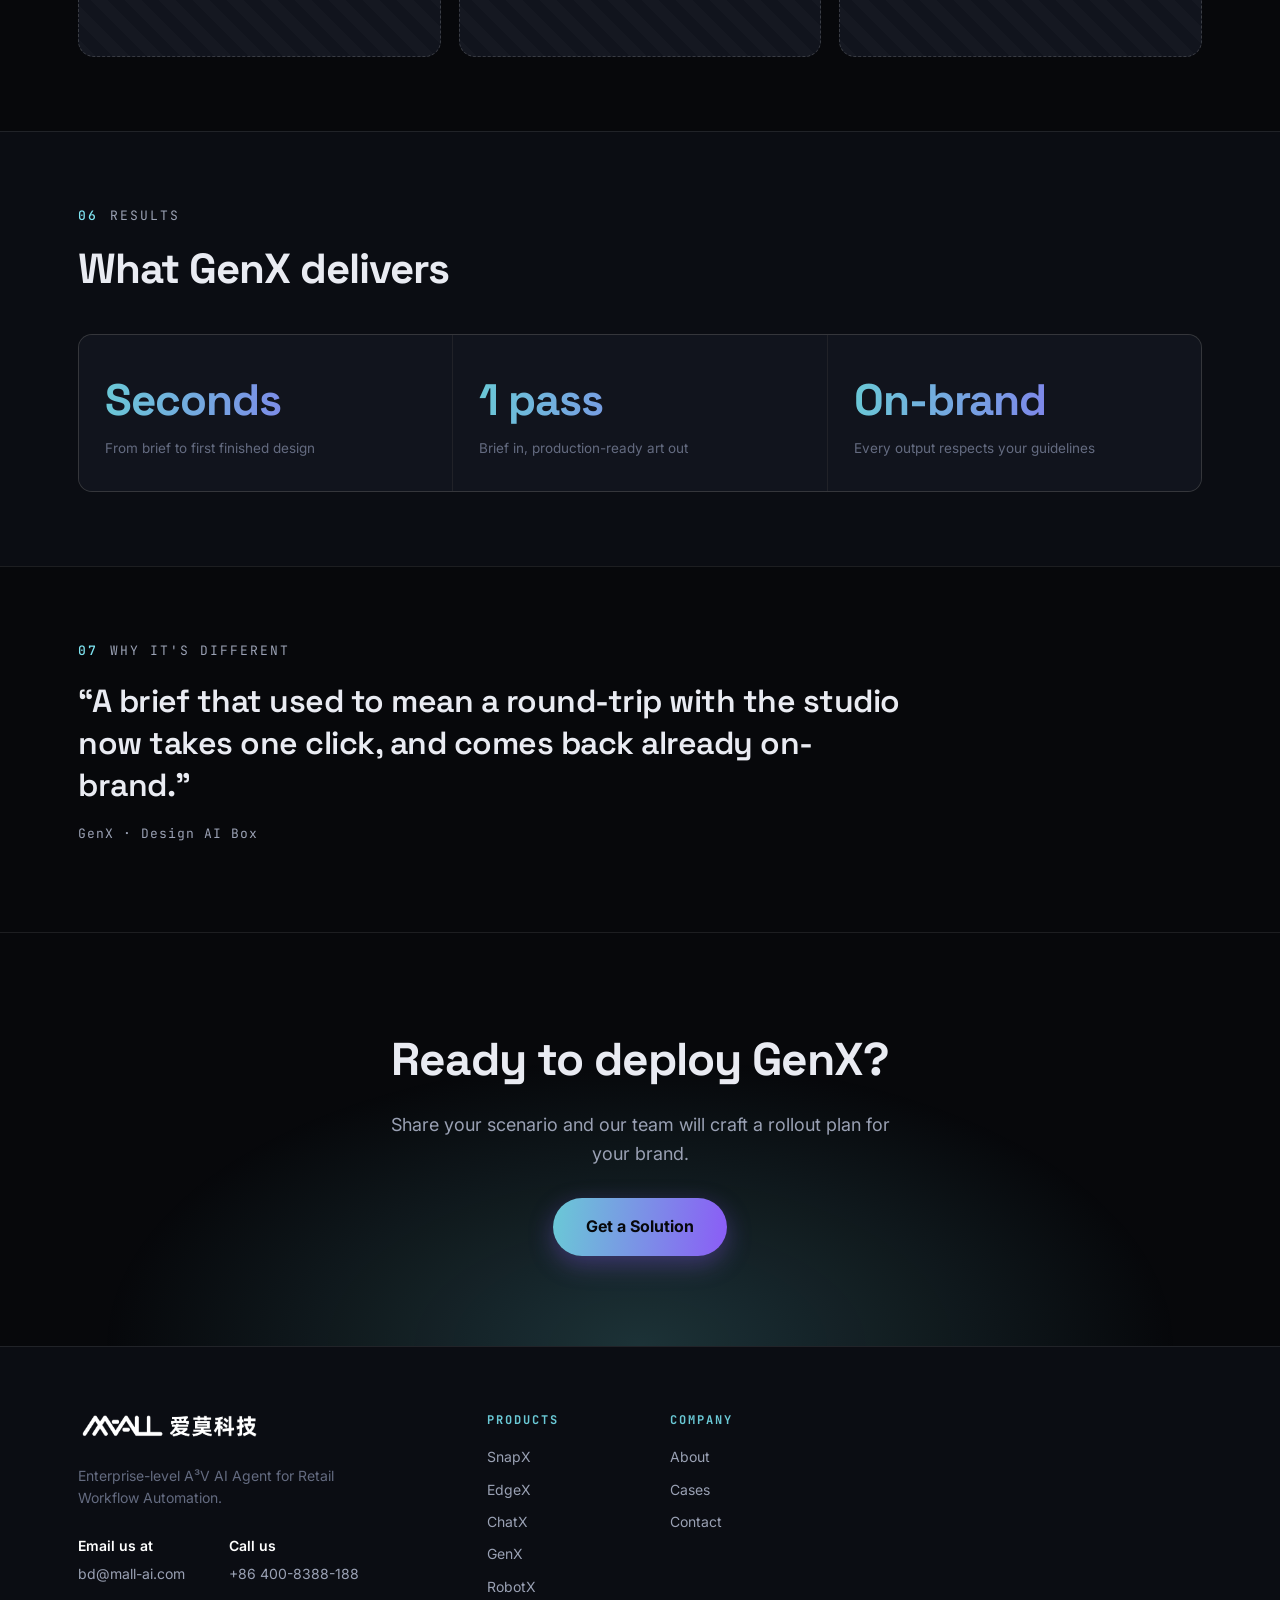
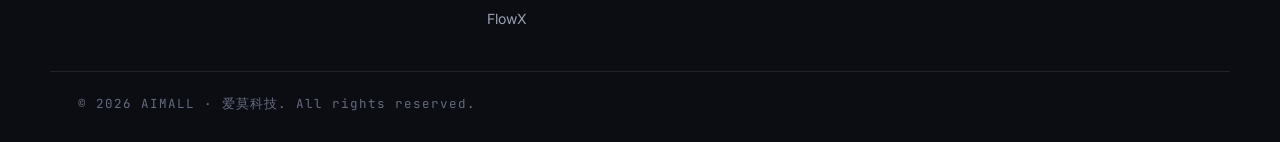
<file: products/genx.html>
<!DOCTYPE html>
<html lang="en"><head>
<meta charset="UTF-8"/><meta name="viewport" content="width=device-width, initial-scale=1.0"/>
<title>GenX — AIMALL</title>
<link rel="preconnect" href="https://fonts.googleapis.com"/><link rel="preconnect" href="https://fonts.gstatic.com" crossorigin/>
<link href="https://fonts.googleapis.com/css2?family=Space+Grotesk:wght@400;500;600;700&family=Inter:wght@400;500;600;700&family=JetBrains+Mono:wght@400;500;600&display=swap" rel="stylesheet"/>
<link rel="stylesheet" href="../style.css?v=39"/>
<style>:root{--pp-accent:#7ee3f0;--pp-glow:rgba(106,201,214,.22);}</style>
</head><body>
<div class="grid-bg" aria-hidden="true"></div>
<header class="nav" id="top"><div class="container nav__inner">
    <a class="brand" href="../index.html"><img class="brand__logo" src="../assets/logo-white.png?v=1" alt="AIMALL 爱莫科技"/></a>
    <nav class="nav__links" id="navLinks"><div class="nav__drop"><a href="#">Products</a><div class="nav__menu"><a href="snapx.html">SnapX</a><a href="edgex.html">EdgeX</a><a href="chatx.html">ChatX</a><a href="genx.html">GenX</a><a href="robotx.html">RobotX</a><a href="flowx.html">FlowX</a></div></div>
        <a href="../index.html#solutions">Solutions</a><a href="../index.html#cases">Cases</a><a href="../index.html#about">About</a><a href="../index.html#contact">Contact</a></nav>
    <a href="../index.html#contact" class="btn btn--primary nav__cta">Get a Solution</a>
    <button class="nav__toggle" id="navToggle" aria-label="Menu">≡</button>
</div></header>

<section class="pp-hero"><div class="pp-hero__glow" aria-hidden="true"></div><div class="container">
    <a href="../index.html#products" class="pp-back">← All products</a>
    <div class="pp-hero__grid">
      <div class="pp-hero__text">
        <span class="pp-eyebrow mono"><span class="pp-eyebrow__dot"></span>GENERATIVE DESIGN</span>
        <h1 class="pp-title">GenX</h1>
        <p class="pp-tagline">Generative AI for physical-commerce creative.</p>
        <p class="pp-desc">From a text brief to on-brand packaging, POSM and key visuals — GenX turns a product idea into production-ready designs in seconds.</p>
        <div class="pp-cta"><a href="../index.html#contact" class="btn btn--primary btn--lg">Get a Solution</a><a href="../index.html#products" class="btn btn--ghost btn--lg">See all agents</a></div>
      </div>
      <div class="pp-media" data-tag="DESIGN AI BOX"><video class="pp-vid" style="object-fit:contain" src="../assets/genx.mp4?v=1" autoplay loop muted playsinline preload="metadata"></video></div>
    </div>
</div></section>

<section class="pp-sec"><div class="container">
    <p class="pp-sec__eyebrow"><b>01</b> Capabilities</p>
    <h2 class="pp-sec__title">What GenX does</h2>
    <div class="pp-caps"><div class="pp-cap"><span class="pp-cap__n">01</span><h4>Brief to Design</h4><p>Describe the pack, poster or KV in plain language and get finished visuals back.</p></div><div class="pp-cap"><span class="pp-cap__n">02</span><h4>Brand-Consistent</h4><p>Outputs stay inside your palette, logo and typography, every time.</p></div><div class="pp-cap"><span class="pp-cap__n">03</span><h4>Packaging &amp; POSM</h4><p>Cigarette packs, labels, wobblers, lightboxes and campaign key visuals.</p></div><div class="pp-cap"><span class="pp-cap__n">04</span><h4>Iterate Instantly</h4><p>Regenerate variations in seconds instead of days of studio time.</p></div></div>
</div></section>

<section class="pp-sec pp-sec--panel"><div class="container">
    <p class="pp-sec__eyebrow"><b>02</b> How it works</p>
    <h2 class="pp-sec__title">From brief to finished art</h2>
    <div class="pp-steps"><div class="pp-step"><span class="pp-step__k">BRIEF</span><h4>Brief</h4><p>Type what you want — theme, colors, motifs, copy, format.</p></div><div class="pp-step"><span class="pp-step__k">GENERATE</span><h4>Generate</h4><p>GenX renders on-brand options in one pass.</p></div><div class="pp-step"><span class="pp-step__k">REFINE</span><h4>Refine</h4><p>Nudge and regenerate until it's exactly right.</p></div></div>
</div></section>

<section class="pp-sec"><div class="container pp-split">
    <div class="pp-split__text">
      <p class="pp-sec__eyebrow"><b>03</b> Feature spotlight</p>
      <h2 class="pp-sec__title">From prompt to packaging</h2>
      <p class="pp-body">In the Design AI Box, a designer types out a brief, say a cover with a logo, an orange background, a landscape-ink motif and a Chinese typeface, and GenX generates pack designs on the spot. What used to be a back-and-forth with the studio is now a single click.</p>
      <ul class="pp-list"><li>Natural-language design brief in, finished art out</li><li>Packaging, labels, POSM and campaign key visuals</li><li>Production-ready outputs, not rough sketches</li></ul>
    </div>
    <div class="pp-shot" data-kind="DESIGN AI BOX"><img src="../assets/products/genx-tool.png" alt="GenX Design AI Box — prompt-to-packaging generation"/></div>
</div></section>

<section class="pp-sec pp-sec--panel"><div class="container pp-split pp-split--rev">
    <div class="pp-split__text">
      <p class="pp-sec__eyebrow"><b>04</b> Feature spotlight</p>
      <h2 class="pp-sec__title">On-brand by construction</h2>
      <p class="pp-body">Generic image tools tend to wander off-brand. GenX is trained on your own assets — logo, colors, type and past packaging — so what it produces already fits the brand and is ready to hand to print or marketing.</p>
      <ul class="pp-list"><li>Trained on your brand's own visual system</li><li>Consistent logo, color and type across outputs</li><li>Cuts creative cost and turnaround dramatically</li></ul>
    </div>
    <div class="pp-shot" data-kind="ONE BRIEF, FOUR OPTIONS"><img src="../assets/products/genx-output.jpg" alt="Four on-brand cigarette-pack designs generated by GenX from a single brief"/></div>
</div></section>

<section class="pp-sec"><div class="container">
    <p class="pp-sec__eyebrow"><b>05</b> Try a brief</p>
    <h2 class="pp-sec__title">Just describe it</h2>
    <div class="ph-gallery"><div class="ph-media" data-kind="PROMPT"><span>“Orange pack, mountain-ink motif, Chinese serif logo”</span></div><div class="ph-media" data-kind="PROMPT"><span>“Festival gift-box key visual, red &amp; gold, premium”</span></div><div class="ph-media" data-kind="PROMPT"><span>“Shelf wobbler + lightbox for a summer promotion”</span></div></div>
</div></section>

<section class="pp-sec pp-sec--panel"><div class="container">
    <p class="pp-sec__eyebrow"><b>06</b> Results</p>
    <h2 class="pp-sec__title">What GenX delivers</h2>
    <div class="ph-stats"><div class="ph-stat"><span class="grad-t">Seconds</span><small>From brief to first finished design</small></div><div class="ph-stat"><span class="grad-t">1 pass</span><small>Brief in, production-ready art out</small></div><div class="ph-stat"><span class="grad-t">On-brand</span><small>Every output respects your guidelines</small></div></div>
</div></section>

<section class="pp-sec"><div class="container">
    <p class="pp-sec__eyebrow"><b>07</b> Why it's different</p>
    <blockquote class="ph-quote">“A brief that used to mean a round-trip with the studio now takes one click, and comes back already on-brand.”</blockquote>
    <p class="ph-quote__by">GenX · Design AI Box</p>
</div></section>

<section class="pp-band"><div class="pp-band__glow" aria-hidden="true"></div><div class="container pp-band__inner">
    <h2>Ready to deploy GenX?</h2>
    <p>Share your scenario and our team will craft a rollout plan for your brand.</p>
    <a href="../index.html#contact" class="btn btn--primary btn--lg">Get a Solution</a>
</div></section>

<footer class="footer"><div class="container footer__grid">
    <div class="footer__brand">
      <a class="brand" href="../index.html"><img class="brand__logo" src="../assets/logo-white.png?v=1" alt="AIMALL 爱莫科技"/></a>
      <p class="footer__tag">Enterprise-level A³V AI Agent for Retail Workflow Automation.</p>
      <div class="footer__contact">
        <div class="fcontact"><span class="fcontact__label">Email us at</span><a class="fcontact__val" href="mailto:bd@mall-ai.com">bd@mall-ai.com</a></div>
        <div class="fcontact"><span class="fcontact__label">Call us</span><a class="fcontact__val" href="tel:+864008388188">+86 400-8388-188</a></div>
      </div>
    </div>
    <div class="footer__col"><h5>Products</h5><a href="snapx.html">SnapX</a><a href="edgex.html">EdgeX</a><a href="chatx.html">ChatX</a><a href="genx.html">GenX</a><a href="robotx.html">RobotX</a><a href="flowx.html">FlowX</a></div>
    <div class="footer__col"><h5>Company</h5><a href="../index.html#about">About</a><a href="../index.html#cases">Cases</a><a href="../index.html#contact">Contact</a></div>
</div><div class="container footer__bottom mono">© 2026 AIMALL · 爱莫科技. All rights reserved.</div></footer>
<script>
document.getElementById("navToggle")?.addEventListener("click",()=>document.getElementById("navLinks").classList.toggle("open"));
document.querySelectorAll(".nav__drop").forEach(function(d){var t;d.addEventListener("mouseenter",function(){clearTimeout(t);d.classList.add("open");});d.addEventListener("mouseleave",function(){t=setTimeout(function(){d.classList.remove("open");},260);});});
</script>
</body></html>
</file>
<file: style.css>
/* ===== AIMALL — Palantir-style dark redesign ===== */
:root {
  --bg:     #07080b;
  --bg-2:   #0b0d13;   /* panel */
  --bg-3:   #11141d;   /* card */
  --line:   rgba(255,255,255,.09);
  --line-2: rgba(255,255,255,.16);
  --text:   #e9ebf2;
  --dim:    #9aa1b4;
  --mute:   #646b80;
  --cyan:   #6ac9d6;
  --cyan-b: #7ee3f0;
  --purple: #8b5cf6;
  --purple-b:#a78bfa;
  --brand-p:#6c3ec0;
  --grad:   linear-gradient(96deg, var(--cyan), var(--purple));
  --grad-soft: linear-gradient(96deg, #6ac9d6, #8b5cf6);
  --maxw:   1180px;
  --r:      14px;
}

* { box-sizing: border-box; }
html { scroll-behavior: smooth; }
body {
  margin: 0; background: var(--bg); color: var(--text);
  font-family: "Inter", system-ui, sans-serif; line-height: 1.6;
  -webkit-font-smoothing: antialiased; overflow-x: hidden;
}
a { color: inherit; text-decoration: none; }
.mono { font-family: "JetBrains Mono", ui-monospace, monospace; }

.container { width: 100%; max-width: var(--maxw); margin: 0 auto; padding: 0 28px; }

/* faint blueprint grid behind everything */
.grid-bg { position: fixed; inset: 0; z-index: 0; pointer-events: none;
  background-image:
    linear-gradient(var(--line) 1px, transparent 1px),
    linear-gradient(90deg, var(--line) 1px, transparent 1px);
  background-size: 64px 64px;
  -webkit-mask-image: radial-gradient(120% 90% at 50% 0%, #000 0%, transparent 70%);
          mask-image: radial-gradient(120% 90% at 50% 0%, #000 0%, transparent 70%);
  opacity: .5; }
body > *:not(.grid-bg) { position: relative; z-index: 1; }

/* ---- color helpers ---- */
.grad   { background: var(--grad); -webkit-background-clip: text; background-clip: text; color: transparent; }
.grad-t { background: var(--grad); -webkit-background-clip: text; background-clip: text; color: transparent; }
.c-cyan { color: var(--cyan); } .c-purple { color: var(--purple-b); }
.c-grad { background: var(--grad); -webkit-background-clip: text; background-clip: text; color: transparent; }
.dim    { color: var(--dim); }

/* ---- buttons ---- */
.btn { display: inline-flex; align-items: center; justify-content: center;
  padding: 12px 24px; border-radius: 999px; font-weight: 600; font-size: 15px;
  border: 1px solid transparent; cursor: pointer; font-family: inherit;
  transition: transform .18s ease, box-shadow .18s ease, filter .18s ease; }
.btn--lg { padding: 15px 32px; font-size: 16px; }
/* primary: smooth 2-color gradient + dark text + soft glow (matches the "Read more" button) */
.btn--primary { background: var(--grad); color: #07080b; font-weight: 700;
  border: 0; padding: 13px 25px;   /* no border → no antialiased edge fringe */
  box-shadow: 0 8px 24px rgba(139,92,246,.35); }
.btn--primary.btn--lg { padding: 16px 33px; }
.btn--primary:hover { transform: translateY(-2px); box-shadow: 0 12px 30px rgba(139,92,246,.5); }
.btn--primary:active { transform: translateY(0); box-shadow: 0 6px 18px rgba(139,92,246,.4); }
.btn--ghost { background: rgba(255,255,255,.03); color: var(--text); border-color: var(--line-2); }
.btn--ghost:hover { border-color: var(--cyan); color: #fff; }

/* ---- nav ---- */
/* header.nav (specificity 0,1,1) must beat the global `body > *:not(.grid-bg){z-index:1}`
   rule, otherwise the sticky nav — and its dropdown — render behind later sections. */
header.nav { position: sticky; top: 0; z-index: 200;
  background: rgba(7,8,11,.72); backdrop-filter: blur(14px);
  border-bottom: 1px solid var(--line); }
.nav__inner { display: flex; align-items: center; gap: 26px; height: 66px; }
.brand { display: inline-flex; align-items: center; gap: 10px; }
.brand__logo { height: 30px; width: auto; display: block; }
.brand__mark { width: 28px; height: 23px; }
.brand__name { font-family: "Space Grotesk", sans-serif; font-weight: 700; font-size: 20px; letter-spacing: 1px; }
.nav__links { display: flex; gap: 28px; margin-left: auto; font-size: 14.5px; color: var(--dim); font-weight: 500; }
.nav__links a:hover { color: #fff; }
.nav__cta { font-size: 14px; padding: 9px 20px; }
.nav__toggle { display: none; margin-left: auto; background: none; border: 0; color: #fff; font-size: 26px; cursor: pointer; }

/* products dropdown */
.nav__drop { position: relative; display: inline-flex; }
.nav__drop > a .caret { font-style: normal; font-size: 9px; opacity: .6; }
.nav__menu { position: absolute; top: calc(100% + 12px); left: 50%; transform: translateX(-50%) translateY(-6px);
  min-width: 170px; padding: 8px; z-index: 60;
  background: var(--bg-2); border: 1px solid var(--line-2); border-radius: 12px;
  display: flex; flex-direction: column; gap: 2px; box-shadow: 0 22px 55px rgba(0,0,0,.55);
  opacity: 0; visibility: hidden; transition: opacity .16s ease, transform .16s ease; }
/* invisible pad that fills the whole gap so the pointer never leaves the dropdown */
.nav__drop::after { content: ""; position: absolute; top: 100%; left: -24px; right: -24px; height: 16px; }
.nav__menu::before { content: ""; position: absolute; left: -20px; right: -20px; top: -14px; height: 16px; }  /* hover bridge */
.nav__drop:hover .nav__menu,
.nav__drop.open .nav__menu { opacity: 1; visibility: visible; transform: translateX(-50%) translateY(0); }
.nav__menu a { padding: 10px 14px; border-radius: 8px; font-size: 14px; color: var(--dim); white-space: nowrap; }
.nav__menu a:hover { background: rgba(255,255,255,.06); color: #fff; }

/* ================= product page ================= */
.pp-back { display: inline-block; margin-top: 34px; font-family: "JetBrains Mono", monospace;
  font-size: 13px; letter-spacing: 1px; color: var(--dim); }
.pp-back:hover { color: var(--cyan); }

/* hero */
.pp-hero { position: relative; padding: 40px 0 80px; overflow: hidden; }
.pp-hero__glow { position: absolute; top: -160px; left: 50%; transform: translateX(-50%);
  width: 900px; height: 560px; pointer-events: none; filter: blur(12px);
  background: radial-gradient(closest-side, var(--pp-glow, rgba(139,92,246,.22)), transparent 70%); }
.pp-hero__grid { position: relative; display: grid; grid-template-columns: 1.05fr .95fr; gap: 56px; align-items: center; }
.pp-hero--rev .pp-hero__grid { grid-template-columns: .95fr 1.05fr; }
.pp-hero--rev .pp-hero__text { order: 2; }
.pp-eyebrow { display: inline-flex; align-items: center; gap: 8px; font-family: "JetBrains Mono", monospace;
  font-size: 12px; letter-spacing: 2px; text-transform: uppercase;
  border: 1px solid var(--line-2); border-radius: 999px; padding: 6px 14px; }
.pp-eyebrow__dot { width: 6px; height: 6px; border-radius: 50%; background: var(--pp-accent, var(--cyan)); }
.pp-title { font-family: "Space Grotesk", sans-serif; font-size: clamp(48px, 6.5vw, 88px); font-weight: 700;
  letter-spacing: -2px; line-height: 1; margin: 22px 0 18px; }
.pp-tagline { font-size: clamp(19px, 2.2vw, 24px); color: var(--text); font-weight: 600; line-height: 1.3; margin: 0 0 18px; max-width: 480px; }
.pp-desc { color: var(--dim); font-size: 17px; line-height: 1.65; margin: 0 0 28px; max-width: 500px; }
.pp-cta { display: flex; gap: 14px; flex-wrap: wrap; }

.pp-media { position: relative; border: 1px solid var(--line-2); border-radius: 18px; overflow: hidden;
  background: #0a0c12; box-shadow: 0 40px 90px -34px rgba(0,0,0,.9); aspect-ratio: 5 / 4; }
.pp-media::after { content: attr(data-tag); position: absolute; top: 14px; left: 14px; z-index: 2;
  font-family: "JetBrains Mono", monospace; font-size: 10px; letter-spacing: 2px; color: var(--pp-accent, var(--cyan));
  background: rgba(7,8,11,.6); border: 1px solid var(--line-2); border-radius: 6px; padding: 5px 10px; }
.pp-media video, .pp-media svg { width: 100%; height: 100%; display: block; }
.pp-media video { object-fit: cover; }

/* sections */
.pp-sec { padding: 74px 0; border-top: 1px solid var(--line); }
.pp-sec--panel { background: var(--bg-2); }
.pp-sec__eyebrow { display: flex; align-items: center; gap: 12px; font-family: "JetBrains Mono", monospace;
  font-size: 13px; letter-spacing: 2px; text-transform: uppercase; color: var(--dim); margin: 0 0 18px; }
.pp-sec__eyebrow b { color: var(--pp-accent, var(--cyan)); font-weight: 500; }
.pp-sec__title { font-family: "Space Grotesk", sans-serif; font-size: clamp(28px, 3.6vw, 42px); font-weight: 700;
  letter-spacing: -1px; line-height: 1.12; margin: 0 0 42px; max-width: 720px; }

/* capabilities grid */
.pp-caps { display: grid; grid-template-columns: repeat(2, 1fr); gap: 18px; }
.pp-cap { background: var(--bg-3); border: 1px solid var(--line); border-radius: 14px; padding: 26px 28px;
  transition: border-color .2s, transform .2s; }
.pp-cap:hover { border-color: var(--line-2); transform: translateY(-3px); }
.pp-cap__n { font-family: "JetBrains Mono", monospace; font-size: 13px; color: var(--pp-accent, var(--cyan)); }
.pp-cap h4 { font-family: "Space Grotesk", sans-serif; font-size: 20px; margin: 12px 0 8px; }
.pp-cap p { color: var(--dim); font-size: 14.5px; margin: 0; line-height: 1.55; }

/* signature 3-step */
.pp-steps { display: grid; grid-template-columns: repeat(3, 1fr); gap: 0; border: 1px solid var(--line);
  border-radius: 14px; overflow: hidden; background: var(--line); }
.pp-step { background: var(--bg-3); padding: 30px 28px; }
.pp-step__k { font-family: "JetBrains Mono", monospace; font-size: 12px; letter-spacing: 1px; color: var(--pp-accent, var(--cyan)); }
.pp-step h4 { font-family: "Space Grotesk", sans-serif; font-size: 19px; margin: 12px 0 8px; }
.pp-step p { color: var(--dim); font-size: 14px; margin: 0; line-height: 1.55; }

/* cta band */
.pp-band { position: relative; overflow: hidden; text-align: center; padding: 90px 0; border-top: 1px solid var(--line); }
.pp-band__glow { position: absolute; inset: 0; pointer-events: none;
  background: radial-gradient(60% 100% at 50% 100%, var(--pp-glow, rgba(139,92,246,.2)), transparent 70%); }
.pp-band__inner { position: relative; }
.pp-band h2 { font-family: "Space Grotesk", sans-serif; font-size: clamp(28px, 4vw, 46px); font-weight: 700; letter-spacing: -1px; margin: 0 0 14px; }
.pp-band p { color: var(--dim); font-size: 18px; margin: 0 auto 30px; max-width: 520px; }

/* ---- placeholder scaffolding (swap in real media/text later) ---- */
.ph-media { position: relative; display: flex; flex-direction: column; align-items: center; justify-content: center;
  gap: 12px; text-align: center; padding: 24px; color: var(--mute);
  border: 1.5px dashed var(--line-2); border-radius: 16px; aspect-ratio: 16 / 10;
  background: repeating-linear-gradient(45deg, rgba(255,255,255,.015) 0 12px, transparent 12px 24px), var(--bg-3); }
.ph-media svg { width: 40px; height: 40px; opacity: .5; }
.ph-media span { font-family: "JetBrains Mono", monospace; font-size: 12px; letter-spacing: 2px; }
.ph-media::before { content: attr(data-kind); position: absolute; top: 12px; left: 12px;
  font-family: "JetBrains Mono", monospace; font-size: 10px; letter-spacing: 2px; color: var(--pp-accent, var(--cyan));
  border: 1px solid var(--line-2); border-radius: 6px; padding: 4px 8px; }
/* real product screenshot / photo tile (replaces .ph-media placeholders) */
.pp-shot { position: relative; border: 1px solid var(--line-2); border-radius: 16px; overflow: hidden;
  aspect-ratio: 16 / 10; background: var(--bg-3); }
.pp-shot img { width: 100%; height: 100%; object-fit: cover; display: block; }
.pp-shot[data-kind]::before { content: attr(data-kind); position: absolute; top: 12px; left: 12px; z-index: 2;
  font-family: "JetBrains Mono", monospace; font-size: 10px; letter-spacing: 2px; color: #fff;
  background: rgba(8,10,16,.6); backdrop-filter: blur(4px);
  border: 1px solid rgba(255,255,255,.14); border-radius: 6px; padding: 4px 8px; }
.ph-gallery .pp-shot { aspect-ratio: 4 / 3; }

.pp-split { display: grid; grid-template-columns: 1fr 1fr; gap: 56px; align-items: center; }
.pp-split--rev .pp-split__text { order: 2; }
.pp-body { color: var(--dim); font-size: 16px; line-height: 1.65; margin: 0 0 22px; max-width: 460px; }
.pp-list { list-style: none; padding: 0; margin: 0; display: flex; flex-direction: column; gap: 12px; }
.pp-list li { position: relative; padding-left: 22px; color: var(--text); font-size: 15px; }
.pp-list li::before { content: ""; position: absolute; left: 0; top: 9px; width: 7px; height: 7px; border-radius: 50%; background: var(--grad); }

.ph-gallery { display: grid; grid-template-columns: repeat(3, 1fr); gap: 18px; }
.ph-gallery .ph-media { aspect-ratio: 4 / 3; }

.ph-stats { display: grid; grid-template-columns: repeat(3, 1fr); gap: 1px; background: var(--line);
  border: 1px solid var(--line); border-radius: 14px; overflow: hidden; }
.ph-stat { background: var(--bg-3); padding: 30px 26px; }
.ph-stat span { font-family: "Space Grotesk", sans-serif; font-size: 44px; font-weight: 700; letter-spacing: -1px; display: block; }
.ph-stat small { color: var(--mute); font-size: 13.5px; }

.ph-quote { font-family: "Space Grotesk", sans-serif; font-size: clamp(22px, 3vw, 32px); font-weight: 600;
  line-height: 1.32; letter-spacing: -.5px; margin: 0 0 18px; max-width: 840px; color: var(--text); }
.ph-quote__by { font-family: "JetBrains Mono", monospace; font-size: 13px; letter-spacing: 1px; color: var(--dim); }
.ph-tag { font-family: "JetBrains Mono", monospace; font-size: 11px; letter-spacing: 2px; color: var(--mute);
  border: 1px dashed var(--line-2); border-radius: 6px; padding: 4px 10px; display: inline-block; }

@media (max-width: 900px) {
  .pp-split, .pp-split--rev .pp-split__text { grid-template-columns: 1fr; order: 0; }
  .pp-split { grid-template-columns: 1fr; gap: 32px; }
  .ph-gallery, .ph-stats { grid-template-columns: 1fr; }
}

/* ================= case article ================= */
.art { padding-bottom: 100px; }
.art__narrow { max-width: 920px; margin: 0 auto; padding: 0 28px; }
.art__back { display: inline-block; margin-top: 40px; font-family: "JetBrains Mono", monospace;
  font-size: 13px; letter-spacing: 1px; color: var(--dim); }
.art__back:hover { color: var(--cyan); }
.art__eyebrow { display: block; font-family: "JetBrains Mono", monospace; font-size: 13px; letter-spacing: 2px;
  text-transform: uppercase; color: var(--cyan); margin-top: 30px; }
.art__title { font-family: "Space Grotesk", sans-serif; font-size: clamp(34px, 5vw, 58px); font-weight: 700;
  letter-spacing: -1.5px; line-height: 1.08; margin: 18px 0 20px; }
.art__deck { font-size: 20px; color: var(--dim); line-height: 1.55; margin: 0 0 26px; }
.art__meta { display: flex; flex-wrap: wrap; gap: 8px 20px; font-family: "JetBrains Mono", monospace;
  font-size: 12px; letter-spacing: 1px; color: var(--mute);
  border-top: 1px solid var(--line); border-bottom: 1px solid var(--line); padding: 15px 0; }
.art__hero { max-width: 920px; margin: 40px auto 0; padding: 0 28px; }
.art__hero img { width: 100%; border-radius: 16px; border: 1px solid var(--line-2); display: block;
  aspect-ratio: 16 / 8; object-fit: cover; box-shadow: 0 40px 90px -40px rgba(0,0,0,.9); }
.art__body { margin-top: 46px; }
.art__body > p { font-size: 18px; line-height: 1.78; color: #c7ccda; margin: 0 0 24px; }
.art__body > p.lead { font-size: 21px; line-height: 1.65; color: var(--text); }
.art__body h2 { font-family: "Space Grotesk", sans-serif; font-size: 28px; font-weight: 700;
  letter-spacing: -.5px; margin: 46px 0 16px; }
.art__quote { position: relative; padding-left: 28px; margin: 40px 0; }
.art__quote::before { content: ""; position: absolute; left: 0; top: 4px; bottom: 4px; width: 3px; border-radius: 3px; background: var(--grad); }
.art__quote p { font-family: "Space Grotesk", sans-serif; font-size: 25px; font-weight: 600; line-height: 1.35; color: #fff; margin: 0; }
.art__metrics { display: grid; grid-template-columns: repeat(3, 1fr); gap: 1px; background: var(--line);
  border: 1px solid var(--line); border-radius: 14px; overflow: hidden; margin: 40px 0; }
.art__metric { background: var(--bg-3); padding: 26px 24px; }
.art__metric span { font-family: "Space Grotesk", sans-serif; font-size: 38px; font-weight: 700; letter-spacing: -1px; display: block; }
.art__metric small { color: var(--mute); font-size: 13px; }
.art__fig { margin: 40px 0; }
.art__fig figcaption { font-family: "JetBrains Mono", monospace; font-size: 12px; color: var(--mute);
  margin-top: 12px; text-align: center; letter-spacing: 1px; }
.art__cta { text-align: center; margin-top: 60px; padding-top: 46px; border-top: 1px solid var(--line); }
.art__cta h3 { font-family: "Space Grotesk", sans-serif; font-size: 28px; font-weight: 700; margin: 0 0 8px; }
.art__cta p { color: var(--dim); margin: 0 0 24px; }
@media (max-width: 900px) { .art__metrics { grid-template-columns: 1fr; } }

@media (max-width: 900px) {
  .pp-hero__grid, .pp-hero--rev .pp-hero__grid { grid-template-columns: 1fr; gap: 34px; }
  .pp-hero--rev .pp-hero__text { order: 0; }
  .pp-caps { grid-template-columns: 1fr; }
  .pp-steps { grid-template-columns: 1fr; }
}

/* ---- hero ---- */
.hero { position: relative; padding: 120px 0 96px; overflow: hidden; }
/* living, "breathing" hero background — animated colour blobs */
.hero__glow { position: absolute; top: -140px; left: 50%; transform: translateX(-50%);
  width: min(1200px, 120vw); height: 960px; pointer-events: none; z-index: 0; overflow: visible; }
.hero__glow::before, .hero__glow::after { content: ""; position: absolute; border-radius: 50%;
  filter: blur(70px); will-change: transform, opacity; }
.hero__glow::before { width: 620px; height: 500px; left: 12%; top: 40px;
  background: radial-gradient(closest-side, rgba(106,201,214,.5), transparent 72%);
  animation: heroBreatheA 9s ease-in-out infinite; }
.hero__glow::after { width: 680px; height: 560px; right: 10%; top: 10px;
  background: radial-gradient(closest-side, rgba(139,92,246,.55), transparent 72%);
  animation: heroBreatheB 11s ease-in-out infinite; }
/* wander to several different spots so the colour roams, not just pulses in place */
@keyframes heroBreatheA {
  0%   { transform: translate(0,40px) scale(1); opacity: .5; }
  25%  { transform: translate(220px, 190px) scale(1.3); opacity: .82; }
  50%  { transform: translate(120px, 60px) scale(.9); opacity: .62; }
  75%  { transform: translate(-160px, 170px) scale(1.18); opacity: .8; }
  100% { transform: translate(0,40px) scale(1); opacity: .5; }
}
@keyframes heroBreatheB {
  0%   { transform: translate(0,40px) scale(1.1); opacity: .5; }
  25%  { transform: translate(-200px, 90px) scale(.85); opacity: .75; }
  50%  { transform: translate(-90px, 210px) scale(1.28); opacity: .82; }
  75%  { transform: translate(180px, 110px) scale(.95); opacity: .68; }
  100% { transform: translate(0,40px) scale(1.1); opacity: .5; }
}
@media (prefers-reduced-motion: reduce) {
  .hero__glow::before, .hero__glow::after { animation: none; }
}
.hero__inner { position: relative; z-index: 2; max-width: 1140px; margin: 0 auto; text-align: center; }
.hero__statsbar { position: relative; z-index: 2; }
.kicker { display: inline-flex; align-items: center; gap: 9px; font-family: "JetBrains Mono", monospace;
  font-size: 12px; letter-spacing: 2px; color: var(--cyan-b); text-transform: uppercase;
  border: 1px solid var(--line-2); border-radius: 999px; padding: 7px 16px; margin-bottom: 28px;
  background: rgba(106,201,214,.05); }
.kicker__dot { width: 7px; height: 7px; border-radius: 50%; background: var(--cyan);
  box-shadow: 0 0 10px var(--cyan); animation: pulse 1.8s infinite; }
@keyframes pulse { 0%,100% { opacity: 1; } 50% { opacity: .3; } }
.hero__title { font-family: "Space Grotesk", sans-serif; font-size: clamp(23px, 5.4vw, 66px);
  line-height: 1.06; font-weight: 700; letter-spacing: -1.5px; margin: 0 0 26px; white-space: nowrap; }
.hero__sub { font-size: clamp(17px, 2vw, 20px); color: var(--dim); max-width: 660px; margin: 0 auto 36px; }
.hero__sub b { color: var(--text); font-weight: 600; }
.hero__cta { display: flex; gap: 14px; flex-wrap: wrap; justify-content: center; }
.hero__statsbar { max-width: 1340px; margin-top: 76px; }
.hero__stats { display: grid; grid-template-columns: repeat(5, 1fr); gap: 1px;
  border: 1px solid var(--line); border-radius: var(--r); overflow: hidden;
  background: var(--line); }
.hstat { background: var(--bg-2); padding: 26px 26px; display: flex; align-items: center; gap: 16px; }
.hstat__ic { flex: 0 0 auto; width: 42px; height: 42px; border-radius: 12px;
  display: inline-flex; align-items: center; justify-content: center; }
.hstat__ic svg { width: 22px; height: 22px; }
.hstat__ic.ic-c { background: rgba(106,201,214,.1); color: var(--cyan-b); border: 1px solid rgba(106,201,214,.22); }
.hstat__ic.ic-p { background: rgba(139,92,246,.1); color: var(--purple-b); border: 1px solid rgba(139,92,246,.24); }
.hstat__txt { display: flex; flex-direction: column; min-width: 0; }
.hstat__n { font-family: "Space Grotesk", sans-serif; font-size: 30px; font-weight: 700; letter-spacing: -1px; line-height: 1.05; white-space: nowrap; }
.hstat__n i { font-style: normal; font-size: 18px; color: var(--cyan); margin-left: 1px; }
.hstat__l { font-size: 13px; color: var(--mute); line-height: 1.35; margin-top: 4px; }

/* ---- marquee ---- */
.clients { padding-top: 40px; }
.clients__label { margin: 0 0 18px; padding-left: 90px;
  font-size: 11px; letter-spacing: 3px; text-transform: uppercase; color: var(--cyan-b); }
@media (max-width: 700px) { .clients__label { padding-left: 28px; } }
.marquee { border-top: 1px solid var(--line); border-bottom: 1px solid var(--line);
  padding: 18px 0; overflow: hidden; background: rgba(255,255,255,.012); }
.marquee__viewport { overflow: hidden;
  -webkit-mask-image: linear-gradient(90deg, transparent 0, #000 70px, #000 calc(100% - 70px), transparent 100%);
          mask-image: linear-gradient(90deg, transparent 0, #000 70px, #000 calc(100% - 70px), transparent 100%); }
.marquee__track { display: flex; gap: 56px; white-space: nowrap; width: max-content;
  animation: scroll 200s linear infinite; }
.marquee__track span { font-family: "JetBrains Mono", monospace; font-size: 14px; letter-spacing: 2px;
  color: var(--mute); }
@keyframes scroll { to { transform: translateX(-50%); } }

/* ---- sections ---- */
.section { padding: 100px 0; }
.section--panel { background: var(--bg-2); border-top: 1px solid var(--line); border-bottom: 1px solid var(--line); }
.eyebrow { display: flex; align-items: center; gap: 12px; font-family: "JetBrains Mono", monospace;
  font-size: 13px; letter-spacing: 2px; text-transform: uppercase; color: var(--dim); margin: 0 0 22px; }
.eyebrow__num { color: var(--cyan); border: 1px solid var(--line-2); border-radius: 6px; padding: 3px 9px; font-size: 12px; }
.h2 { font-family: "Space Grotesk", sans-serif; font-size: clamp(30px, 4vw, 48px); font-weight: 700;
  letter-spacing: -1px; line-height: 1.1; margin: 0 0 20px; }
.lead { font-size: 18px; color: var(--dim); max-width: 680px; margin: 0 0 48px; }
.lead b { color: var(--text); }

/* ---- gap ---- */
.gap-head { display: grid; grid-template-columns: 1.1fr .9fr; gap: 40px; align-items: end; margin-bottom: 52px; }
.gap-head .h2 { margin: 0; }
.gap-head .lead { margin: 0; }
.gap-grid { display: grid; grid-template-columns: repeat(4, 1fr); gap: 1px; background: var(--line);
  border: 1px solid var(--line); border-radius: var(--r); overflow: hidden; }
.gap-cell { background: var(--bg); padding: 32px 26px; }
.gap-cell__n { display: block; font-family: "Space Grotesk", sans-serif; font-size: 46px; font-weight: 700; letter-spacing: -1px; }
.gap-cell__l { font-size: 14px; color: var(--mute); }

/* ---- A3V loop ---- */
.loop { display: grid; grid-template-columns: 1fr auto 1fr auto 1fr auto 1fr; align-items: stretch; gap: 0; margin-bottom: 22px; }
.loop__node { background: var(--bg-3); border: 1px solid var(--line); border-radius: var(--r); padding: 26px;
  position: relative; overflow: hidden; isolation: isolate;
  transition: transform .25s ease, border-color .25s ease, box-shadow .25s ease; }
.loop__node > * { position: relative; z-index: 1; }
.loop__node::before { content: ""; position: absolute; inset: 0; z-index: 0; opacity: 0; transition: opacity .3s ease;
  background: radial-gradient(280px circle at var(--mx, 50%) var(--my, -20%),
    rgba(106,201,214,.20), rgba(139,92,246,.12) 35%, transparent 65%); }
.loop__node:hover { transform: translateY(-6px); border-color: rgba(139,92,246,.5);
  box-shadow: 0 0 0 1px rgba(139,92,246,.25), 0 26px 60px -12px rgba(139,92,246,.4),
              0 0 44px -10px rgba(106,201,214,.3); }
.loop__node:hover::before { opacity: 1; }
.loop__node h3 { font-family: "Space Grotesk", sans-serif; font-size: 23px; margin: 10px 0 12px; }
.loop__node p { color: var(--dim); font-size: 14.5px; margin: 0 0 18px; }
.loop__tag { display: block; font-size: 11px; color: var(--mute); letter-spacing: 1px; }
.loop__sym { font-style: normal; color: var(--cyan); }
.loop__sym--v { color: var(--purple-b); }
.loop__meta { font-size: 12px; color: var(--mute); letter-spacing: 1px; }
.loop__node--v { border-color: rgba(139,92,246,.4); box-shadow: 0 0 0 1px rgba(139,92,246,.12), 0 20px 60px rgba(139,92,246,.1); }
.loop__arrow { align-self: center; width: 34px; height: 2px; position: relative;
  background: linear-gradient(90deg, var(--cyan), var(--purple)); }
.loop__arrow::after { content: ""; position: absolute; right: -1px; top: 50%; transform: translateY(-50%) rotate(45deg);
  width: 7px; height: 7px; border-top: 2px solid var(--purple); border-right: 2px solid var(--purple); }

/* closed-loop return rail */
.loop__return { position: relative; display: flex; justify-content: center; margin: 0 0 60px; }
.loop__return::before { content: ""; position: absolute; left: 0; right: 0; top: 50%;
  border-top: 1px dashed var(--line-2); }
.loop__return::after { content: ""; position: absolute; left: 0; top: 50%; transform: translateY(-50%) rotate(-45deg);
  width: 7px; height: 7px; border-left: 2px solid var(--cyan); border-bottom: 2px solid var(--cyan); }
.loop__return-label { position: relative; background: var(--bg-2); padding: 0 18px;
  font-size: 11px; letter-spacing: 2px; color: var(--cyan-b); }

/* ---- timeline ---- */
.timeline { border: 1px solid var(--line); border-radius: var(--r); background:
   linear-gradient(180deg, rgba(139,92,246,.06), rgba(106,201,214,.03)); padding: 28px 30px; }
.timeline__h { font-size: 12px; letter-spacing: 2px; color: var(--cyan-b); margin: 0 0 22px; }
.timeline__steps { list-style: none; margin: 0; padding: 0; display: grid; gap: 0; }
.timeline__steps li { display: grid; grid-template-columns: 80px 110px 1fr; gap: 18px; align-items: baseline;
  padding: 16px 0; border-top: 1px solid var(--line); }
.timeline__steps li:first-child { border-top: 0; }
.t-time { color: var(--cyan); font-size: 15px; }
.t-k { font-family: "JetBrains Mono", monospace; font-size: 13px; letter-spacing: 1px; color: var(--purple-b); }
.t-d { color: var(--dim); font-size: 15px; }

/* ---- products ---- */
.products { display: grid; grid-template-columns: repeat(3, 1fr); gap: 20px; }
.product { background: var(--bg-3); border: 1px solid var(--line); border-radius: var(--r); padding: 30px;
  transition: .2s; }
.product:hover { border-color: var(--line-2); transform: translateY(-4px); }
.product--hot { border-color: rgba(139,92,246,.4); box-shadow: 0 0 0 1px rgba(139,92,246,.15), 0 20px 60px rgba(139,92,246,.12); }
.product__tag { font-size: 14px; letter-spacing: 2px; font-weight: 600; }
.product h3 { font-family: "Space Grotesk", sans-serif; font-size: 23px; margin: 14px 0 10px; }
.product p { color: var(--dim); font-size: 15px; margin: 0 0 20px; }
.feat { list-style: none; margin: 0 0 22px; padding: 0; }
.feat li { font-size: 14px; color: var(--text); padding: 9px 0; border-top: 1px solid var(--line); position: relative; padding-left: 18px; }
.feat li::before { content: ""; position: absolute; left: 0; top: 50%; transform: translateY(-50%);
  width: 6px; height: 6px; border-radius: 50%; background: var(--grad); }
.link { font-family: "JetBrains Mono", monospace; font-size: 13px; letter-spacing: 1px; color: var(--cyan); }
.link:hover { color: var(--cyan-b); }

/* ---- selector: carousel left, detail right ---- */
.container--wide { max-width: 1380px; }
.selector { display: grid; grid-template-columns: 1.25fr .75fr; gap: 48px; align-items: center; margin-top: 16px; }
.cover-col { min-width: 0; }

/* ---- coverflow product carousel ---- */
.cover { position: relative; display: flex; align-items: center; justify-content: center;
  min-height: 340px; overflow: hidden; }
.cover__stage { position: relative; width: 100%; height: 236px; perspective: 1500px;
  transform-style: preserve-3d; touch-action: pan-y; user-select: none; cursor: grab; }
.cover__stage.dragging { cursor: grabbing; }
.cover__card { position: absolute; top: 50%; left: 50%; width: 500px; height: 232px;
  margin: -116px 0 0 -250px; border-radius: 18px; overflow: hidden;
  background: linear-gradient(180deg, #11141d, #0b0d13); border: 1px solid var(--line);
  transition: transform .6s cubic-bezier(.18,.9,.25,1), opacity .6s, box-shadow .3s, border-color .3s;
  will-change: transform, opacity; }
.cover__card.is-active { border-color: rgba(139,92,246,.42);
  box-shadow: 0 0 0 1px rgba(139,92,246,.17), 0 30px 80px -20px rgba(139,92,246,.33), 0 0 50px -16px rgba(106,201,214,.27); }
.cover__vis { height: 168px; padding: 14px; display: flex; align-items: center; justify-content: center;
  background:
    radial-gradient(120% 90% at 50% 0%, rgba(139,92,246,.10), transparent 60%),
    linear-gradient(180deg, #0d1018, #0a0c12);
  border-bottom: 1px solid var(--line); }
.cover__vis .vis { width: 100%; height: 100%; }
.cover__vis--video { padding: 0; }
.cover__video { width: 100%; height: 100%; object-fit: cover; display: block; }
/* portrait clips (e.g. phone recordings): show the whole frame, centered */
.cover__video--portrait { object-fit: contain; background: #0a0c12; }
.cover__label { display: flex; align-items: baseline; justify-content: space-between; padding: 15px 22px; }
.cover__name { font-family: "Space Grotesk", sans-serif; font-weight: 700; font-size: 22px; }
.cover__role { font-size: 11px; letter-spacing: 2px; color: var(--cyan); }
.cover__arrow { position: absolute; top: 50%; transform: translateY(-50%); z-index: 20;
  width: 50px; height: 50px; border-radius: 50%; cursor: pointer;
  background: rgba(255,255,255,.04); border: 1px solid var(--line-2); color: var(--text);
  font-size: 26px; line-height: 1; display: flex; align-items: center; justify-content: center;
  transition: .18s; }
.cover__arrow:hover { border-color: var(--cyan); color: #fff; background: rgba(106,201,214,.08); }
.cover__arrow--l { left: 0; } .cover__arrow--r { right: 0; }
.cover__counter { text-align: center; margin: 6px 0 0; font-size: 13px; letter-spacing: 2px; color: var(--mute); }
.cover__counter b { color: var(--cyan-b); }
.selector__hint { text-align: center; margin-top: 36px; font-size: 11px; letter-spacing: 2px; color: var(--mute); }

/* detail panel (under the carousel) */
.prod-detail { border: 1px solid var(--line); border-radius: var(--r); background: var(--bg-3); padding: 34px 40px;
  position: relative; overflow: hidden; }
.prod-detail--wide { max-width: 860px; margin: 0 auto; }
.prod-detail::before { content: ""; position: absolute; inset: 0 auto 0 0; width: 3px; background: var(--grad); }
.prod-detail__tag { font-size: 12px; letter-spacing: 2px; display: block; margin-bottom: 10px; }
.prod-detail__name { font-family: "Space Grotesk", sans-serif; font-size: 32px; font-weight: 700; letter-spacing: -1px; margin: 0; line-height: 1.05; }
.prod-detail__desc { color: var(--dim); font-size: 16px; margin: 12px 0 22px; max-width: 620px; }
.prod-detail .feat { columns: 2; column-gap: 30px; margin-bottom: 22px; }
.prod-detail .feat li { break-inside: avoid; }
.prod-detail.swap { animation: detailIn .4s ease; }
@keyframes detailIn { from { opacity: 0; transform: translateY(10px); } to { opacity: 1; transform: none; } }

/* ---- 5P ---- */
.p5__tabs { display: flex; flex-wrap: wrap; gap: 8px; margin-bottom: 28px; }
.p5__tab { font-family: "JetBrains Mono", monospace; font-size: 14px; letter-spacing: 1px;
  padding: 11px 22px; border-radius: 999px; border: 1px solid var(--line-2); background: transparent;
  color: var(--dim); cursor: pointer; transition: .15s; }
/* hover: subtle on-theme highlight (not the gradient) */
.p5__tab:hover { color: #fff; border-color: var(--cyan); background: rgba(106,201,214,.08); }
/* selected: solid brand purple — distinct from hover */
.p5__tab.is-active, .p5__tab.is-active:hover { color: #fff; font-weight: 600;
  background: var(--brand-p); border-color: transparent;
  box-shadow: 0 6px 20px rgba(108,62,192,.45), 0 0 0 1px rgba(139,92,246,.4); }
.p5__panel { border: 1px solid var(--line); border-radius: var(--r); background: var(--bg-3); padding: 34px; }
.p5__lead { margin-bottom: 26px; }
.p5__lead h3 { font-family: "Space Grotesk", sans-serif; font-size: 26px; margin: 0 0 8px; }
.p5__lead .mono { font-size: 12px; letter-spacing: 2px; color: var(--cyan); }
.p5__chips { display: flex; flex-wrap: wrap; gap: 12px; }
.chip { border: 1px solid var(--line-2); border-radius: 10px; padding: 14px 18px; background: var(--bg-2); min-width: 160px; }
.chip b { display: block; font-size: 15px; font-weight: 600; }
.chip small { font-family: "JetBrains Mono", monospace; font-size: 11px; letter-spacing: 1px; color: var(--mute); }

/* ---- success-story showcase (Palantir-style) ---- */
.story__tabs { display: flex; align-items: center; gap: 8px; flex-wrap: wrap; margin-bottom: 18px; }
.story__tab { font-family: "JetBrains Mono", monospace; font-size: 14px; padding: 9px 18px; border-radius: 8px;
  border: 1px solid transparent; background: transparent; color: var(--dim); cursor: pointer; transition: .15s; }
.story__tab:hover { color: #fff; }
.story__tab.is-active { color: #fff; background: rgba(255,255,255,.06); border-color: var(--line-2); }
.story__all { margin-left: auto; font-family: "JetBrains Mono", monospace; font-size: 12px; letter-spacing: 1px;
  color: var(--dim); border: 1px solid var(--line-2); border-radius: 8px; padding: 9px 16px; }
.story__all:hover { color: #fff; border-color: var(--cyan); }

.story__panel { position: relative; overflow: hidden; border: 1px solid var(--line); border-radius: var(--r);
  background: radial-gradient(120% 120% at 100% 0%, rgba(139,92,246,.10), transparent 55%), var(--bg-2); padding: 44px; }
/* title + short description overlaid on the image — the whole block is a link */
.story__overlay { position: absolute; left: 0; right: 0; bottom: 0; z-index: 3; display: block;
  padding: 48px clamp(28px, 5vw, 64px); max-width: 760px; }
.story__eyebrow { display: block; font-size: 13px; letter-spacing: 3px; color: var(--cyan-b);
  text-shadow: 0 1px 8px rgba(0,0,0,.8); transition: color .2s ease; }
.story__title { font-family: "Space Grotesk", sans-serif; font-size: clamp(26px, 3vw, 40px); font-weight: 700;
  line-height: 1.12; letter-spacing: -.8px; margin: 14px 0 14px; color: #fff;
  text-shadow: 0 2px 20px rgba(0,0,0,.7); transition: color .2s ease; }
.story__desc { color: rgba(255,255,255,.82); font-size: clamp(15px, 1.6vw, 18px); line-height: 1.55; margin: 0;
  max-width: 600px; text-shadow: 0 1px 12px rgba(0,0,0,.8); transition: color .2s ease; }
/* dull the whole block on hover */
.story__overlay:hover .story__title { color: rgba(255,255,255,.6); }
.story__overlay:hover .story__desc { color: rgba(255,255,255,.5); }
.story__overlay:hover .story__eyebrow { color: rgba(126,227,240,.6); }
/* Read more button */
.story__more { display: inline-flex; align-items: center; gap: 8px; margin-top: 22px;
  padding: 11px 24px; border-radius: 999px; font-weight: 700; font-size: 14px; color: #07080b;
  background: var(--grad); box-shadow: 0 8px 24px rgba(139,92,246,.35);
  transition: transform .15s ease, box-shadow .15s ease; }
.story__overlay:hover .story__more { transform: translateY(-2px); box-shadow: 0 12px 30px rgba(139,92,246,.5); }
.story__metrics { display: flex; gap: 36px; flex-wrap: wrap; margin-bottom: 26px; }
.story__metrics > div { display: flex; flex-direction: column; }
.story__metrics span { font-family: "Space Grotesk", sans-serif; font-size: 34px; font-weight: 700; letter-spacing: -1px;
  background: var(--grad); -webkit-background-clip: text; background-clip: text; color: transparent; }
.story__metrics small { font-size: 12.5px; color: var(--mute); margin-top: 2px; }
.story__desc { color: var(--dim); font-size: 15.5px; line-height: 1.6; margin: 0 0 24px; max-width: 480px; }
.story__read { font-family: "JetBrains Mono", monospace; font-size: 14px; letter-spacing: 1px; color: var(--cyan); }
.story__read:hover { color: var(--cyan-b); }

/* case media: full-width banner + overlaid pagination dots */
.story__media { position: relative; border-radius: 14px; overflow: hidden;
  border: 1px solid var(--line-2); box-shadow: 0 30px 70px -28px rgba(0,0,0,.85);
  cursor: grab; touch-action: pan-y; user-select: none; }
.story__media.dragging { cursor: grabbing; }
.story__media::after { content: ""; position: absolute; inset: 0; z-index: 1; pointer-events: none;
  background:
    linear-gradient(to top, rgba(6,7,10,.92) 0%, rgba(6,7,10,.55) 32%, transparent 60%),
    linear-gradient(to right, rgba(6,7,10,.55), transparent 55%); }
.story__img { width: 100%; aspect-ratio: 1.9 / 1; object-fit: cover; display: block;
  background: linear-gradient(135deg, #11141d, #0a0c12);
  -webkit-user-drag: none; user-select: none; -webkit-user-select: none;
  transform-origin: 50% 50%; animation: kenburns 20s ease-in-out infinite alternate; }
@keyframes kenburns {
  from { transform: scale(1) translate(0, 0); }
  to   { transform: scale(1.09) translate(-1.5%, -1.2%); }
}
@media (prefers-reduced-motion: reduce) { .story__img { animation: none; } }
/* smooth dissolve when switching stories */
.story__img, .story__overlay { transition: opacity .37s ease; }
.story__panel.fading .story__img,
.story__panel.fading .story__overlay { opacity: 0; }
.story__dots { position: absolute; top: 18px; right: 20px; z-index: 4;
  display: flex; gap: 9px; }

/* left / right navigation arrows */
.story__arrow { position: absolute; top: 50%; transform: translateY(-50%); z-index: 4;
  width: 52px; height: 52px; border-radius: 50%; cursor: pointer;
  display: flex; align-items: center; justify-content: center; font-size: 28px; line-height: 1;
  color: #fff; background: rgba(7,8,11,.5); border: 1px solid rgba(255,255,255,.28);
  backdrop-filter: blur(6px); transition: .18s; }
.story__arrow:hover { background: rgba(7,8,11,.75); border-color: var(--cyan); }
.story__arrow--l { left: 20px; } .story__arrow--r { right: 20px; }
.story__dot { width: 9px; height: 9px; padding: 0; border: 0; border-radius: 999px; cursor: pointer;
  background: rgba(255,255,255,.45); position: relative; overflow: hidden; transition: width .3s ease, background .3s;
  box-shadow: 0 1px 4px rgba(0,0,0,.5); }
.story__dot:hover { background: rgba(255,255,255,.75); }
.story__dot.is-active { width: 40px; background: rgba(255,255,255,.28); }
.story__dot.is-active::after { content: ""; position: absolute; left: 0; top: 0; bottom: 0; width: 0;
  background: var(--grad); animation: dotfill var(--rotate, 6s) linear forwards; }
@keyframes dotfill { to { width: 100%; } }

.story__rule { height: 1px; background: var(--line-2); margin: 40px 0 22px; }
.story__annot { display: grid; grid-template-columns: 1fr 1fr 1.3fr; gap: 30px; font-size: 12px; letter-spacing: 1px; line-height: 1.7; color: var(--dim); }
.story__annot-k { color: #fff; font-weight: 600; }
.story__annot-l { display: block; color: var(--cyan); margin-bottom: 4px; }

.story__wordmark { display: flex; align-items: center; justify-content: center; gap: clamp(14px, 3vw, 40px);
  margin-top: 18px; font-family: "Space Grotesk", sans-serif; font-weight: 700; letter-spacing: -2px;
  font-size: clamp(48px, 12vw, 150px); line-height: 1; color: #fff; user-select: none; }
.story__star { background: var(--grad); -webkit-background-clip: text; background-clip: text; color: transparent;
  font-size: .55em; transform: translateY(-.04em); }
.story__panel.swap .story__head, .story__panel.swap .story__wordmark, .story__panel.swap .story__annot { animation: detailIn .45s ease; }

/* ---- excellence ---- */
.excel { display: grid; grid-template-columns: repeat(4, 1fr); gap: 18px; margin-bottom: 28px; }
.excel__card { background: var(--bg-3); border: 1px solid var(--line); border-radius: var(--r); padding: 26px; }
.excel__k { font-size: 11px; letter-spacing: 2px; color: var(--cyan); }
.excel__card h4 { font-family: "Space Grotesk", sans-serif; font-size: 19px; margin: 12px 0 8px; }
.excel__card p { font-size: 14px; color: var(--dim); margin: 0; }
.excel__strip { display: flex; align-items: center; gap: 20px; border: 1px solid var(--line);
  border-radius: var(--r); padding: 26px 30px; background: var(--bg-3); }
.excel__strip .big { font-family: "Space Grotesk", sans-serif; font-size: 54px; font-weight: 700; letter-spacing: -2px; }
.excel__strip-l { color: var(--dim); font-size: 15px; }

/* ---- CTA ---- */
.cta { position: relative; padding: 120px 0; text-align: center; overflow: hidden;
  border-top: 1px solid var(--line); }
.cta__glow { position: absolute; inset: 0; pointer-events: none;
  background: radial-gradient(60% 100% at 50% 100%, rgba(139,92,246,.22), transparent 70%),
              radial-gradient(50% 80% at 50% 0%, rgba(106,201,214,.12), transparent 70%); }
.cta__inner { position: relative; }
.cta__title { font-family: "Space Grotesk", sans-serif; font-size: clamp(30px, 4.4vw, 52px);
  font-weight: 700; letter-spacing: -1px; line-height: 1.12; margin: 0 0 18px; }
.cta__sub { color: var(--dim); font-size: 18px; max-width: 560px; margin: 0 auto 32px; }
.cta__contact { margin-top: 24px; font-size: 13px; letter-spacing: 1px; color: var(--mute); }

/* ---- footer ---- */
.footer { border-top: 1px solid var(--line); padding: 64px 0 28px; background: var(--bg-2); }
.footer__contact { display: flex; gap: 44px; flex-wrap: wrap; margin-top: 26px; }
.fcontact { display: flex; flex-direction: column; gap: 5px; }
.fcontact__label { font-size: 14px; font-weight: 600; color: #fff; }
.fcontact__val { font-size: 14px; color: var(--dim); white-space: nowrap; }
.fcontact__val:hover { color: var(--cyan); }
.footer__grid { display: grid; grid-template-columns: 2.5fr 1fr 1fr 1fr 1.1fr; gap: 32px; padding-bottom: 40px; border-bottom: 1px solid var(--line); align-items: start; }
.footer__tag { color: var(--mute); font-size: 14px; max-width: 260px; margin: 16px 0 0; }
.footer__col { display: flex; flex-direction: column; gap: 10px; }
.footer__col h5 { font-family: "JetBrains Mono", monospace; font-size: 12px; letter-spacing: 2px; color: var(--cyan);
  margin: 0 0 6px; text-transform: uppercase; }
.footer__col a, .footer__col span { font-size: 14px; color: var(--dim); }
.footer__col a:hover { color: #fff; }
.footer__bottom { padding-top: 22px; font-size: 12.5px; letter-spacing: 1px; color: var(--mute); }

/* ---- reveal ---- */
.section, .marquee { opacity: 1; }
[data-reveal] { opacity: 0; transform: translateY(24px); transition: opacity .6s ease, transform .6s ease; }
[data-reveal].in { opacity: 1; transform: none; }

/* ---- responsive ---- */
@media (max-width: 920px) {
  .nav__links, .nav__cta { display: none; }
  .nav__toggle { display: block; }
  .nav__links.open { display: flex; position: absolute; top: 66px; left: 0; right: 0; flex-direction: column;
    gap: 0; background: var(--bg-2); border-bottom: 1px solid var(--line); padding: 8px 28px; }
  .nav__drop { flex-direction: column; align-items: flex-start; width: 100%; }
  .nav__menu { position: static; transform: none; opacity: 1; visibility: visible; margin: 4px 0 4px 14px;
    padding: 0; min-width: 0; background: none; border: 0; box-shadow: none; }
  .nav__menu a { padding: 10px 0; }
  .nav__links.open a { padding: 13px 0; }
  .hero__stats, .gap-grid, .gap-head, .excel { grid-template-columns: 1fr 1fr; }
  .story__top { grid-template-columns: 1fr; gap: 28px; }
  .story__annot { grid-template-columns: 1fr; gap: 16px; }
  .story__panel { padding: 28px; }
  .selector { grid-template-columns: 1fr; gap: 36px; justify-items: center; }
  .prod-detail .feat { columns: 1; }
  .loop { grid-template-columns: 1fr; gap: 16px; }
  .loop__arrow { display: none; }
  .timeline__steps li { grid-template-columns: 64px 1fr; }
  .timeline__steps .t-k { display: none; }
  .footer__grid { grid-template-columns: 1fr 1fr; }
}
@media (max-width: 560px) {
  .hero__stats, .gap-grid, .excel { grid-template-columns: 1fr; }
  .excel__strip { flex-direction: column; align-items: flex-start; gap: 8px; }
}
</file>
